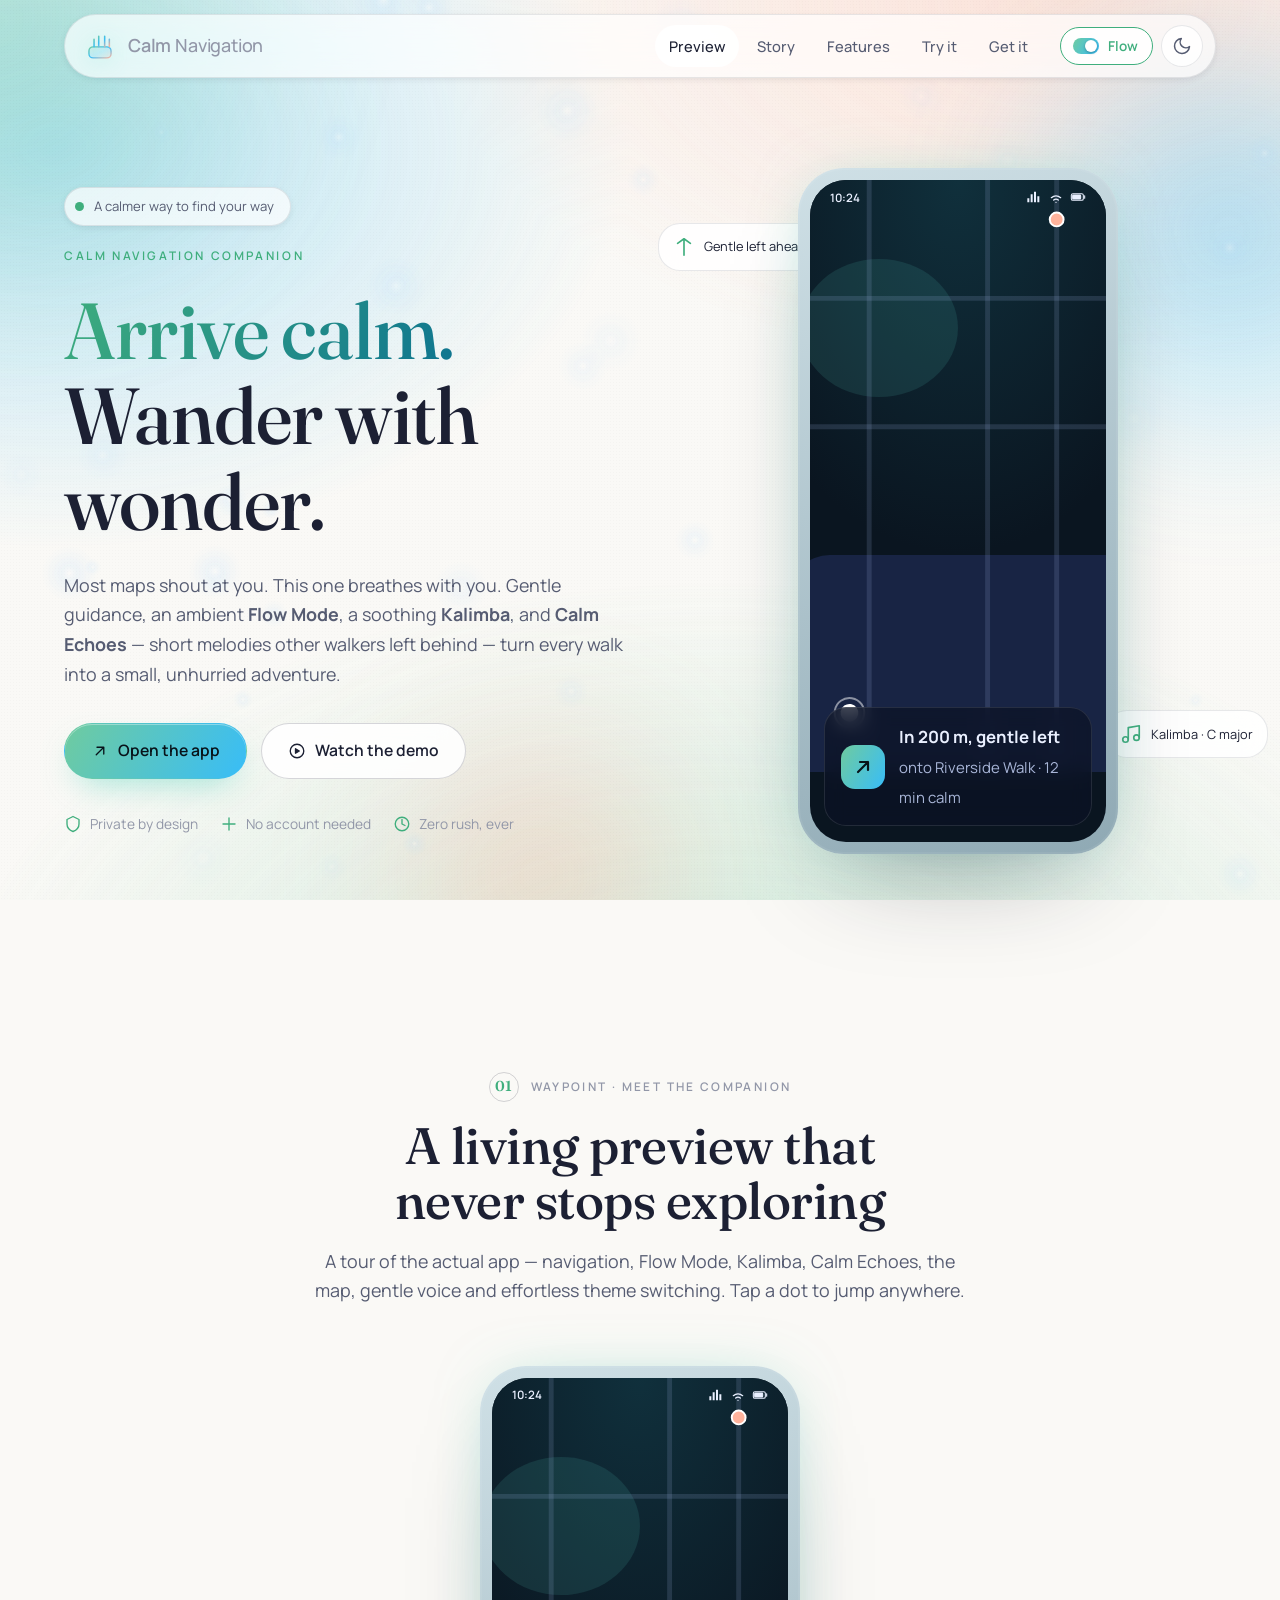
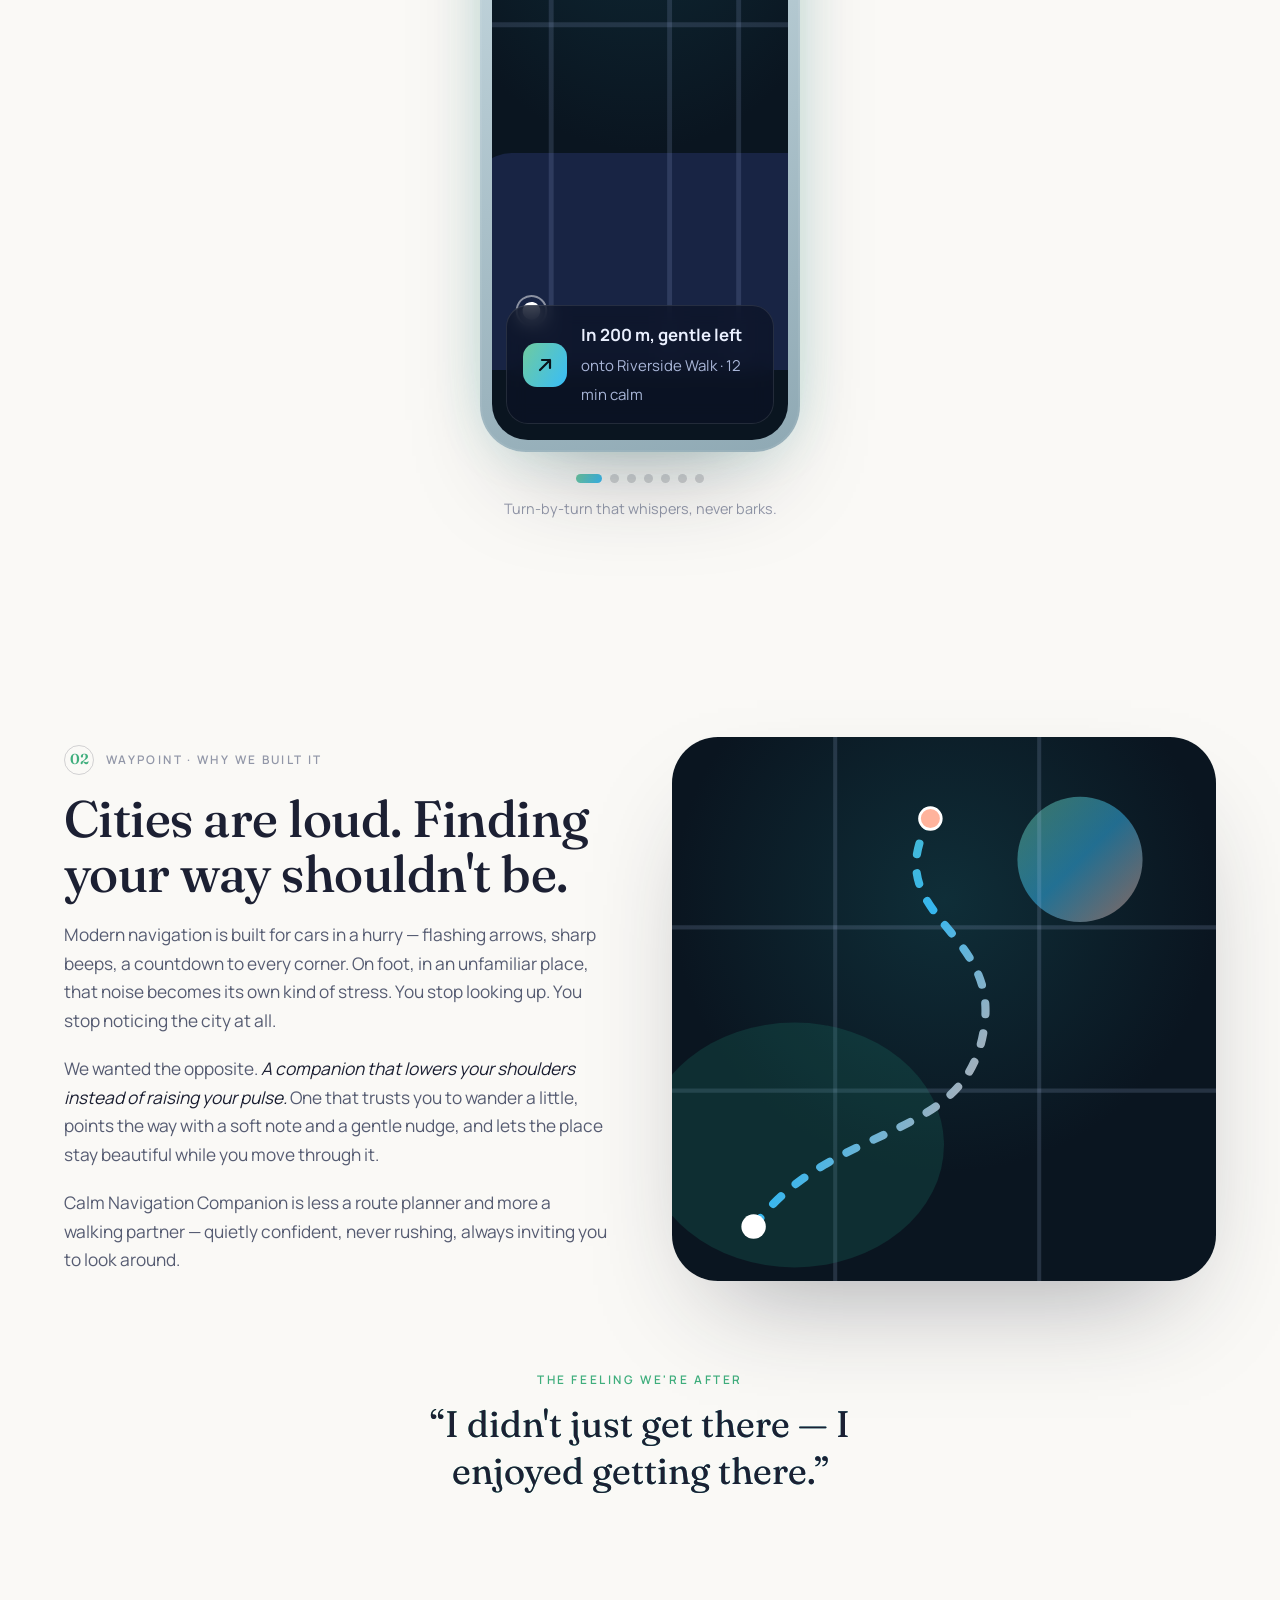
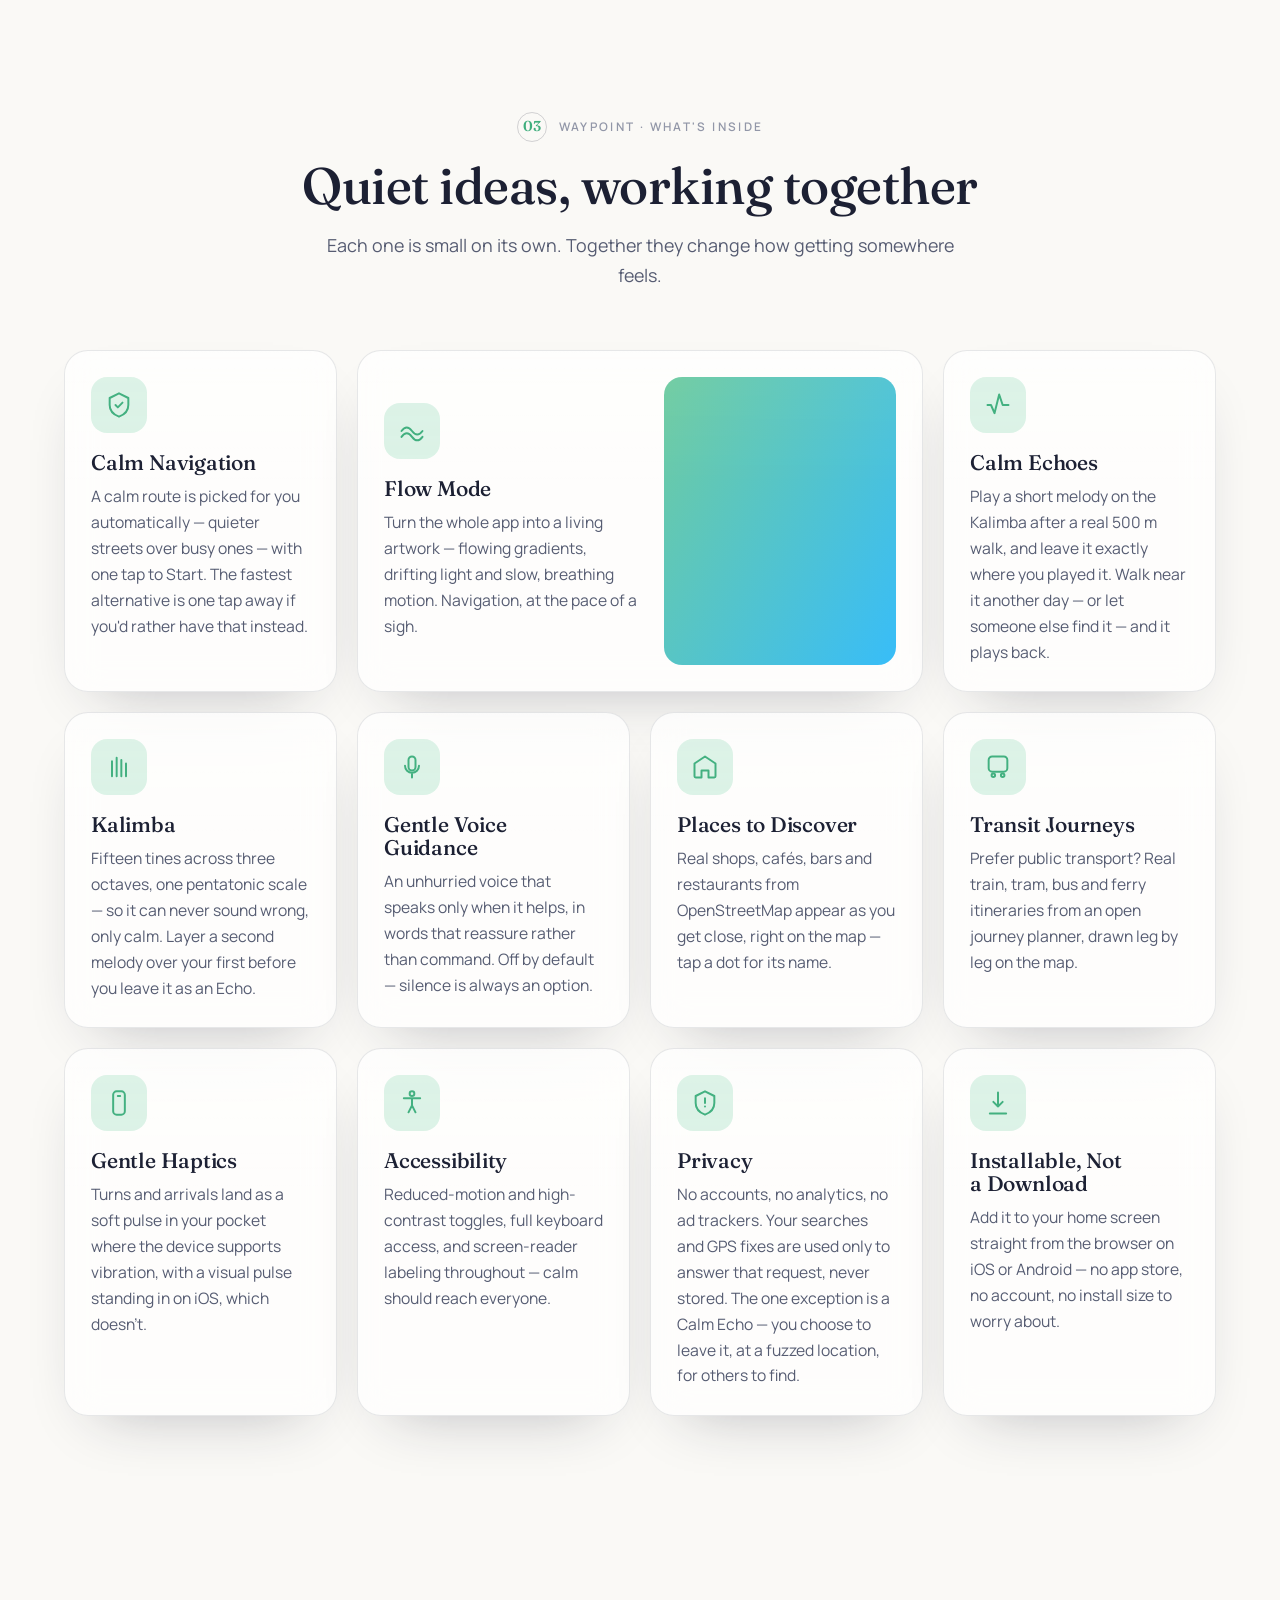
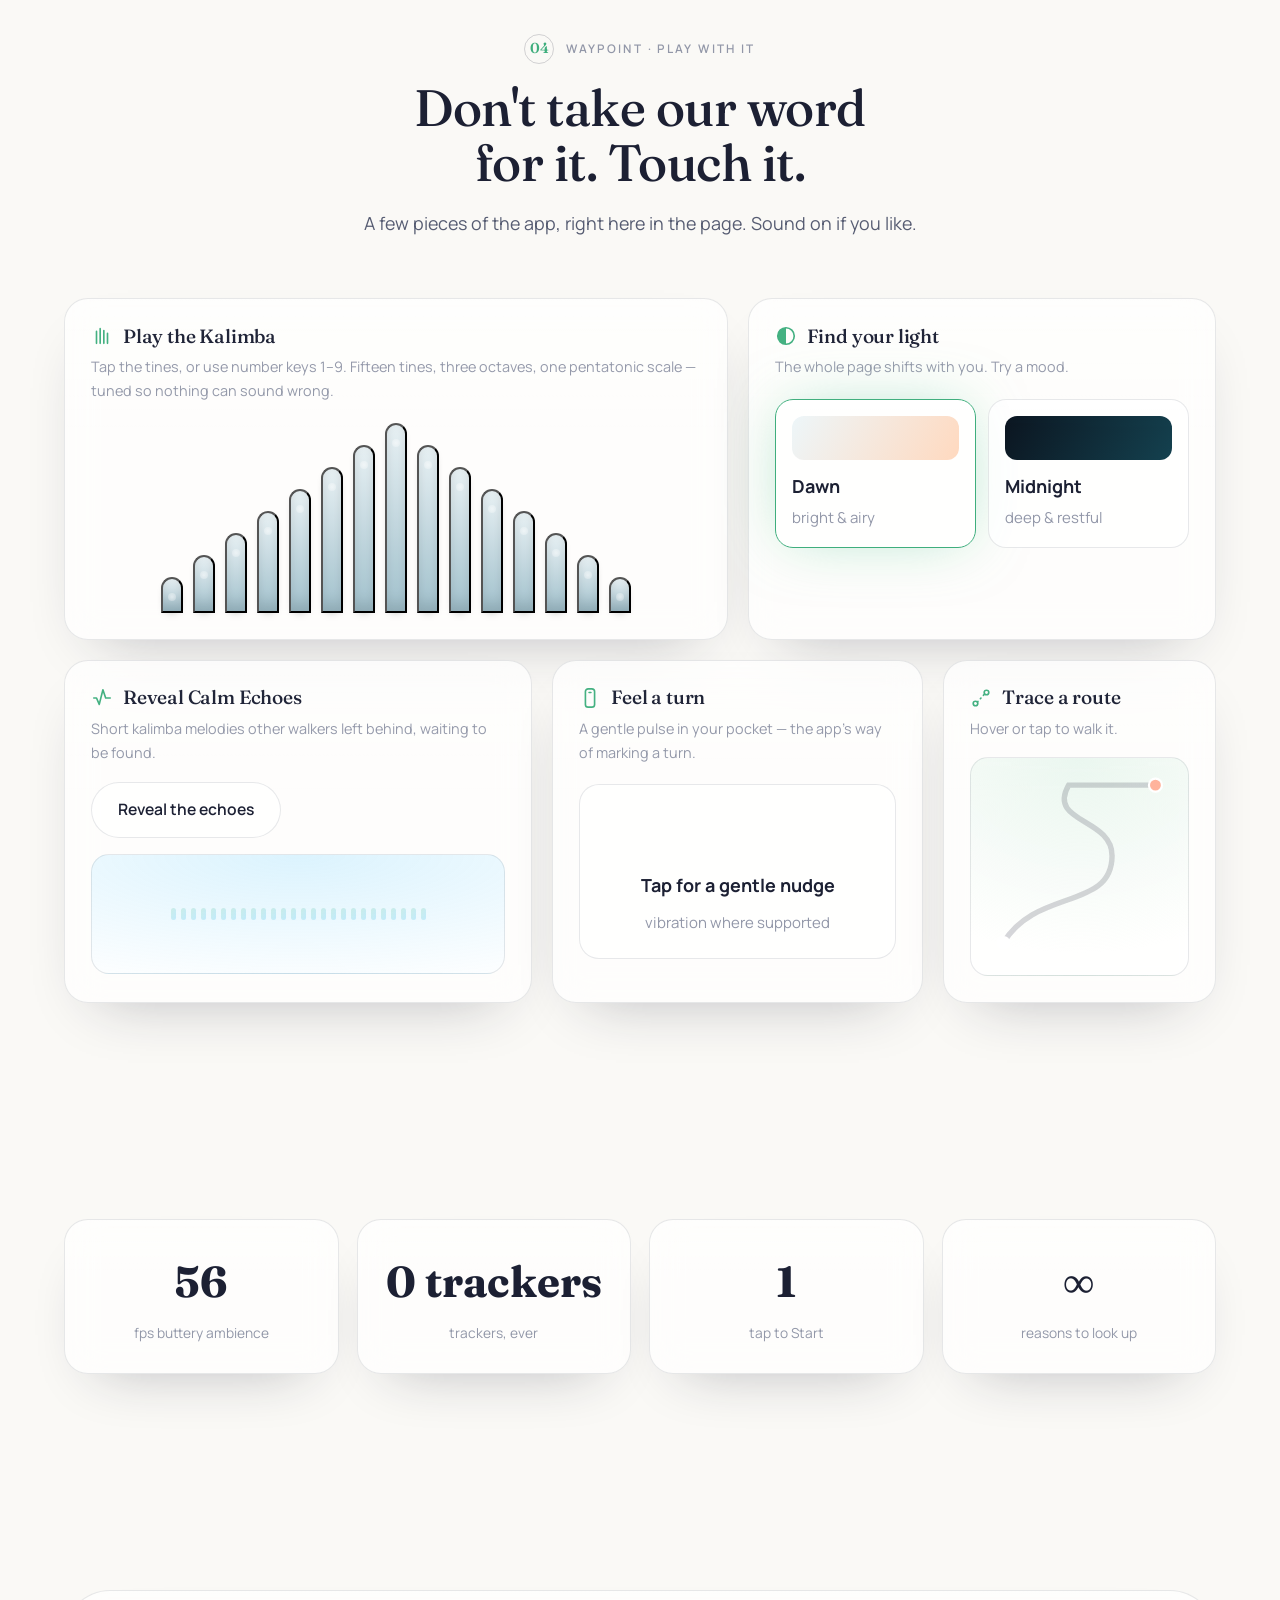
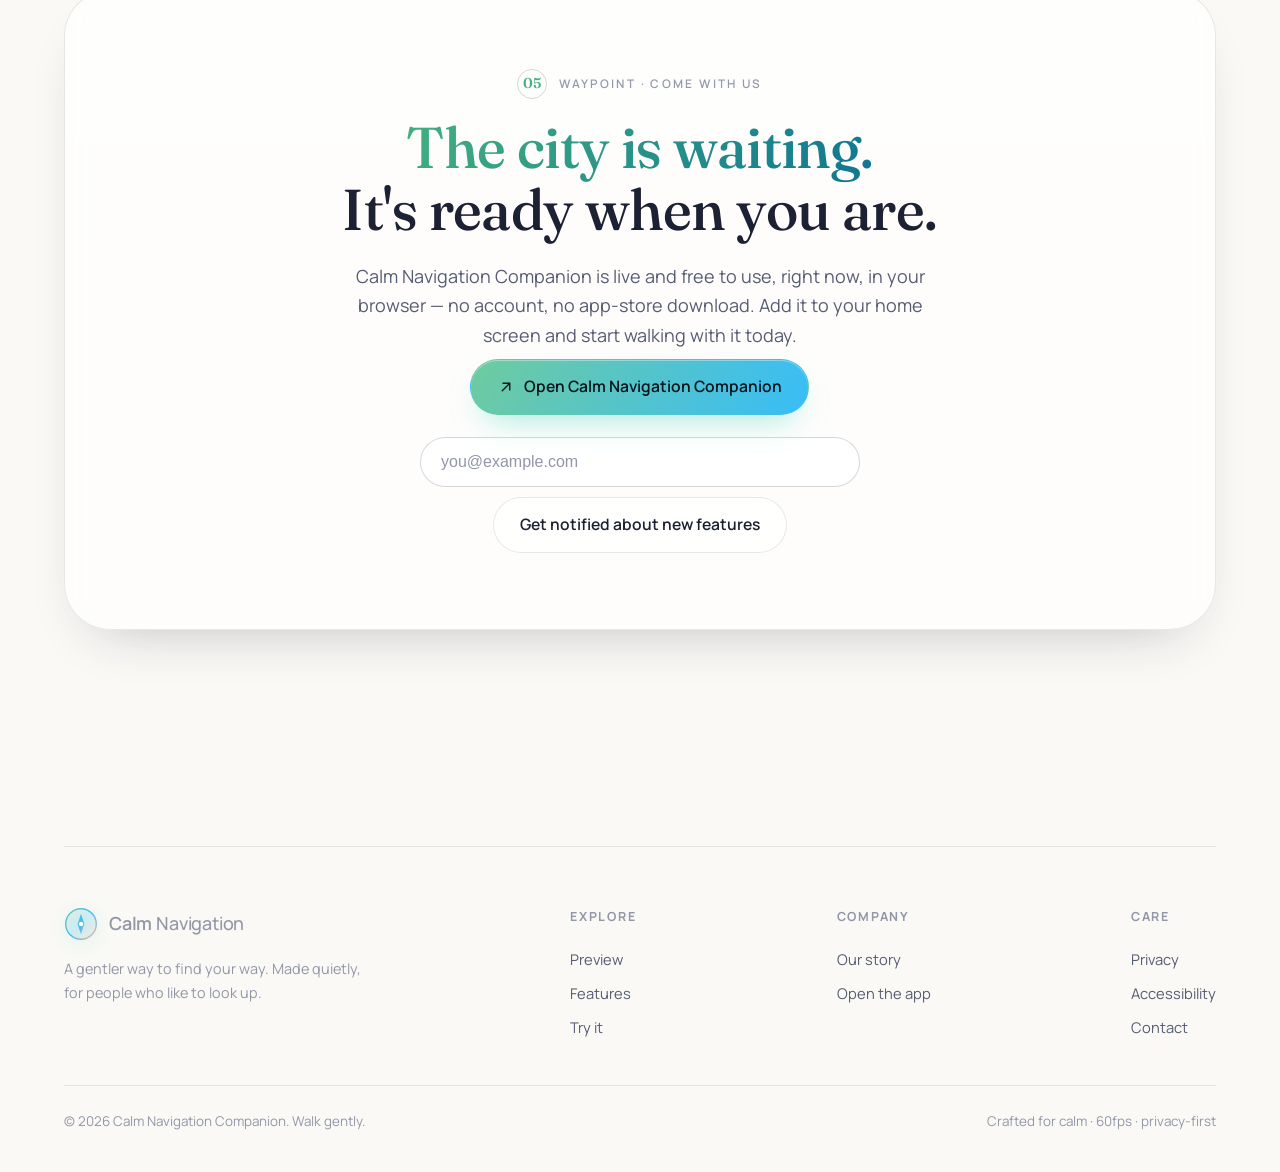
<file: index.html>
<!doctype html>
<html lang="en" data-theme="">
<head>
<meta charset="utf-8" />
<meta name="viewport" content="width=device-width, initial-scale=1, viewport-fit=cover" />
<title>Calm Navigation Companion — Find your way, gently</title>

<!-- Primary meta -->
<meta name="description" content="Calm Navigation Companion is a live, free walking-navigation web app: calm routing, Flow Mode ambience, Calm Echoes left by real walkers, a soothing Kalimba, soft voice guidance, and real transit and places data — no account, install it straight from your browser." />
<meta name="theme-color" content="#12141F" media="(prefers-color-scheme: dark)" />
<meta name="theme-color" content="#FAF9F6" media="(prefers-color-scheme: light)" />
<meta name="color-scheme" content="light dark" />
<meta name="author" content="Calm Navigation Companion" />
<meta name="keywords" content="calm navigation, walking companion, flow mode, mindful maps, ambient navigation, kalimba, calm echoes, transit directions, private navigation, gentle haptics" />
<link rel="canonical" href="https://antoniotakor-tech.github.io/study/" />

<!-- Open Graph -->
<meta property="og:type" content="website" />
<meta property="og:site_name" content="Calm Navigation Companion" />
<meta property="og:title" content="Calm Navigation Companion — Find your way, gently" />
<meta property="og:description" content="A live, free walking-navigation web app. Flow Mode, Calm Echoes, Kalimba, soft voice guidance, and real transit & places data — no account needed." />
<meta property="og:url" content="https://antoniotakor-tech.github.io/study/" />
<meta property="og:image" content="https://antoniotakor-tech.github.io/study/assets/og-image.png" />
<meta property="og:image:width" content="1200" />
<meta property="og:image:height" content="630" />
<meta property="og:image:alt" content="Calm Navigation Companion — an aurora-lit map with a gently glowing route." />

<!-- Twitter -->
<meta name="twitter:card" content="summary_large_image" />
<meta name="twitter:title" content="Calm Navigation Companion — Find your way, gently" />
<meta name="twitter:description" content="A live, free walking-navigation web app. Flow Mode, Calm Echoes, Kalimba, soft voice guidance, and real transit & places data — no account needed." />
<meta name="twitter:image" content="https://antoniotakor-tech.github.io/study/assets/og-image.png" />

<!-- Icons / PWA -->
<link rel="preconnect" href="https://fonts.googleapis.com">
<link rel="preconnect" href="https://fonts.gstatic.com" crossorigin>
<link href="https://fonts.googleapis.com/css2?family=Fraunces:opsz,wght@9..144,400;9..144,500;9..144,600&family=Manrope:wght@400;500;600;700;800&display=swap" rel="stylesheet">
<!-- Same type pairing as the live app (calm-navigation-companion.pages.dev): Fraunces for display moments, Inter for everything else. -->
<link rel="icon" href="assets/favicon.svg" type="image/svg+xml" />
<link rel="apple-touch-icon" href="assets/icon-192.png" />
<link rel="manifest" href="site.webmanifest" />

<!-- Structured data -->
<script type="application/ld+json">
{
  "@context": "https://schema.org",
  "@type": "SoftwareApplication",
  "name": "Calm Navigation Companion",
  "applicationCategory": "TravelApplication",
  "operatingSystem": "Web",
  "description": "A live, free walking-navigation web app with Flow Mode ambience, Calm Echoes left by real walkers, a soothing Kalimba, gentle voice guidance, and real transit and places data. Installable straight from the browser, no account required.",
  "offers": { "@type": "Offer", "price": "0", "priceCurrency": "USD" },
  "featureList": [
    "Calm Navigation", "Flow Mode", "Calm Echoes", "Kalimba", "Gentle Voice Guidance",
    "Gentle Haptics", "Transit Journeys", "Places to Discover", "Accessibility", "Privacy"
  ]
}
</script>

<style>
/* =====================================================================
   Calm Navigation Companion — Landing
   Design tokens → base → components → ambient/flow → sections → responsive
   Palette: twilight-aurora. Type: humanist serif display + system sans.
   ===================================================================== */

/* ---------- Tokens ---------- */
:root{
  color-scheme: light dark;

  /* Ground & surfaces — ported 2026-08-02 directly from the live app's own
     design tokens (calm-navigation-companion/style.css) so this page reads
     as the same product, not a generic tech-marketing look-alike. Same
     variable NAMES as before (--teal/--peri/--dawn etc.) so every rule
     below still works unchanged — only the values moved. */
  --bg:        #FAF9F6;
  --bg-2:      #F2F0EA;
  --bg-3:      #EDEAE1;
  --surface:         color-mix(in srgb, #FFFFFF 70%, transparent);
  --surface-strong:  color-mix(in srgb, #FFFFFF 88%, transparent);
  --surface-solid:   #FFFFFF;
  --border:    rgba(28,32,51,.10);
  --border-strong: rgba(28,32,51,.18);

  /* Ink */
  --ink:       #1C2033;
  --ink-soft:  #565C72;
  --ink-faint: #9297A8;

  /* App accents (calm green / lavender-sky / warm coral — same trio as the
     app's --calm/--sky/--accent) */
  --teal:        #3FAE7D;
  --teal-bright: #6FCB9F;
  --peri:        #0E7490;
  --peri-bright: #38BDF8;
  --dawn:        #FF8A65;
  --dawn-bright: #FFB39C;

  /* Same gradient formula and stop positions as the app's --gradient-accent */
  --aurora: linear-gradient(120deg, var(--teal-bright) 0%, var(--peri-bright) 100%);
  --aurora-ink: linear-gradient(120deg, var(--teal) 0%, var(--peri) 100%);

  /* Radii — the app only ever uses clean rounded rects/pills, never organic
     blobs, so --r-blob resolves to a normal large radius, not a blob shape. */
  --r-xs: 12px;
  --r-sm: 18px;
  --r-md: 24px;
  --r-lg: 34px;
  --r-xl: 46px;
  --r-blob: 46px;

  /* Shadows (soft, ink-tinted like the app's, not blue-tinted) */
  --shadow-sm: 0 2px 10px -4px rgba(28,32,51,.22);
  --shadow:    0 26px 60px -34px rgba(28,32,51,.32);
  --shadow-lg: 0 50px 110px -46px rgba(28,32,51,.40);
  --glow-teal: 0 0 60px -12px rgba(111,203,159,.55);

  /* Type */
  --font-display: "Fraunces", Georgia, "Iowan Old Style", serif;
  --font-sans: "Manrope", "Segoe UI", Roboto, Helvetica, Arial, sans-serif;

  /* Rhythm */
  --maxw: 1180px;
  --pad: clamp(20px, 5vw, 64px);
  --section-y: clamp(72px, 12vh, 150px);

  --ease: cubic-bezier(.22,.61,.36,1);
  --ease-soft: cubic-bezier(.4,0,.2,1);
}

/* Dark tokens — applied on OS dark (unless user forced light) and on forced dark */
@media (prefers-color-scheme: dark){
  :root:not([data-theme="light"]){
    --bg:        #12141F;
    --bg-2:      #1A1D2B;
    --bg-3:      #232637;
    --surface:         color-mix(in srgb, #1A1D2B 78%, transparent);
    --surface-strong:  color-mix(in srgb, #1A1D2B 92%, transparent);
    --surface-solid:   #1A1D2B;
    --border:    rgba(241,240,245,.10);
    --border-strong: rgba(241,240,245,.18);
    --ink:       #F1F0F5;
    --ink-soft:  #B4B8CC;
    --ink-faint: #767C93;
    --teal:        #4ECB9A;
    --peri:        #9CA3F5;
    --dawn:        #FF9270;
    --aurora-ink: linear-gradient(120deg, var(--teal-bright) 0%, var(--peri-bright) 100%);
    --shadow-sm: 0 2px 10px -4px rgba(0,0,0,.5);
    --shadow:    0 26px 60px -30px rgba(0,0,0,.65);
    --shadow-lg: 0 50px 120px -46px rgba(0,0,0,.75);
  }
}
:root[data-theme="dark"]{
  --bg:        #12141F;
  --bg-2:      #1A1D2B;
  --bg-3:      #232637;
  --surface:         color-mix(in srgb, #1A1D2B 78%, transparent);
  --surface-strong:  color-mix(in srgb, #1A1D2B 92%, transparent);
  --surface-solid:   #1A1D2B;
  --border:    rgba(241,240,245,.10);
  --border-strong: rgba(241,240,245,.18);
  --ink:       #F1F0F5;
  --ink-soft:  #B4B8CC;
  --ink-faint: #767C93;
  --teal:        #4ECB9A;
  --peri:        #9CA3F5;
  --dawn:        #FF9270;
  --aurora-ink: linear-gradient(120deg, var(--teal-bright) 0%, var(--peri-bright) 100%);
  --shadow-sm: 0 2px 10px -4px rgba(0,0,0,.5);
  --shadow:    0 26px 60px -30px rgba(0,0,0,.65);
  --shadow-lg: 0 50px 120px -46px rgba(0,0,0,.75);
}

/* ---------- Reset / base ---------- */
*,*::before,*::after{ box-sizing:border-box; }
html{ -webkit-text-size-adjust:100%; scroll-behavior:smooth; scroll-padding-top:96px; }
@media (prefers-reduced-motion: reduce){ html{ scroll-behavior:auto; } }
body{
  margin:0;
  font-family:var(--font-sans);
  color:var(--ink);
  background:var(--bg);
  line-height:1.65;
  font-size:clamp(16px,1.05vw + 12px,18px);
  -webkit-font-smoothing:antialiased;
  text-rendering:optimizeLegibility;
  overflow-x:hidden;
  transition:background-color .6s var(--ease-soft), color .6s var(--ease-soft);
}
img,svg{ max-width:100%; display:block; }
button{ font:inherit; color:inherit; }
a{ color:var(--teal); text-decoration:none; }
h1,h2,h3{ font-family:var(--font-display); font-weight:500; line-height:1.08; letter-spacing:-.01em; text-wrap:balance; margin:0; }
p{ margin:0; }
:focus-visible{ outline:2.5px solid var(--peri); outline-offset:3px; border-radius:6px; }

.sr-only{ position:absolute; width:1px; height:1px; padding:0; margin:-1px; overflow:hidden; clip:rect(0 0 0 0); white-space:nowrap; border:0; }
.skip-link{
  position:fixed; top:10px; left:10px; z-index:200;
  background:var(--surface-solid); color:var(--ink);
  padding:10px 16px; border-radius:12px; box-shadow:var(--shadow);
  transform:translateY(-160%); transition:transform .3s var(--ease);
}
.skip-link:focus{ transform:none; }

/* ---------- Layout helpers ---------- */
.wrap{ width:min(100% - var(--pad)*2, var(--maxw)); margin-inline:auto; }
.eyebrow{
  display:inline-flex; align-items:center; gap:.6em;
  font-size:.74rem; font-weight:600; letter-spacing:.22em; text-transform:uppercase;
  color:var(--teal);
}
.eyebrow::before{ content:""; width:26px; height:1.5px; background:currentColor; opacity:.7; border-radius:2px; }
.eyebrow.center::before{ display:none; }
.gradient-text{
  background:var(--aurora-ink); -webkit-background-clip:text; background-clip:text; color:transparent;
}
.lead{ color:var(--ink-soft); font-size:1.12rem; max-width:60ch; }

/* ---------- Glass component ---------- */
.glass{
  background:var(--surface);
  border:1px solid var(--border);
  border-radius:var(--r-lg);
  box-shadow:var(--shadow);
  backdrop-filter:blur(18px) saturate(1.4);
  -webkit-backdrop-filter:blur(18px) saturate(1.4);
  position:relative;
}
.glass::after{ /* subtle top highlight */
  content:""; position:absolute; inset:0; border-radius:inherit; pointer-events:none;
  background:linear-gradient(180deg, rgba(255,255,255,.16), rgba(255,255,255,0) 40%);
  opacity:.7; mix-blend-mode:soft-light;
}

/* ---------- Buttons ---------- */
.btn{
  --by:14px;
  display:inline-flex; align-items:center; justify-content:center; gap:.6em;
  padding:var(--by) 26px; border-radius:999px; border:1px solid transparent;
  font-weight:600; font-size:.98rem; cursor:pointer; position:relative;
  transition:transform .3s var(--ease), box-shadow .3s var(--ease), background-color .3s, color .3s, border-color .3s;
  will-change:transform; -webkit-tap-highlight-color:transparent; overflow:hidden;
}
.btn:active{ transform:translateY(1px) scale(.985); }
.btn svg{ width:1.15em; height:1.15em; }
.btn-primary{
  color:#08131a; background:var(--aurora);
  box-shadow:0 14px 34px -14px rgba(95,214,192,.7), inset 0 1px 0 rgba(255,255,255,.35);
}
.btn-primary:hover{ transform:translateY(-3px); box-shadow:0 22px 46px -14px rgba(95,214,192,.85), inset 0 1px 0 rgba(255,255,255,.4); }
.btn-primary .shine{
  position:absolute; inset:0; background:linear-gradient(115deg,transparent 30%, rgba(255,255,255,.55) 50%, transparent 70%);
  transform:translateX(-120%); transition:transform .8s var(--ease);
}
.btn-primary:hover .shine{ transform:translateX(120%); }
.btn-ghost{
  background:var(--surface-strong); color:var(--ink); border-color:var(--border-strong);
  backdrop-filter:blur(14px); -webkit-backdrop-filter:blur(14px);
}
.btn-ghost:hover{ transform:translateY(-3px); box-shadow:var(--shadow); border-color:var(--teal); }
.btn-soft{ background:var(--surface); color:var(--ink); border-color:var(--border); }
.btn-soft:hover{ border-color:var(--teal); color:var(--teal); }

.chip{
  display:inline-flex; align-items:center; gap:.5em;
  padding:8px 14px; border-radius:999px; font-size:.82rem; font-weight:500;
  background:var(--surface); border:1px solid var(--border); color:var(--ink-soft);
}

/* =====================================================================
   Ambient / Flow Mode background
   ===================================================================== */
.ambient{ position:fixed; inset:0; z-index:-2; overflow:hidden; pointer-events:none; }
.ambient .sky{
  position:absolute; inset:-10%;
  background:
    radial-gradient(60% 50% at 78% 8%, color-mix(in oklab, var(--dawn-bright) 40%, transparent), transparent 70%),
    radial-gradient(55% 55% at 12% 22%, color-mix(in oklab, var(--peri-bright) 42%, transparent), transparent 68%),
    radial-gradient(70% 60% at 55% 105%, color-mix(in oklab, var(--teal-bright) 40%, transparent), transparent 72%);
  opacity:.55; filter:blur(6px);
  transition:opacity .8s var(--ease-soft);
}
.blob{
  position:absolute; border-radius:50%; filter:blur(60px); opacity:.5;
  mix-blend-mode:screen; will-change:transform;
}
:root[data-theme="light"] .blob, :root:not([data-theme="dark"]) .blob{ mix-blend-mode:normal; opacity:.42; }
.blob.b1{ width:44vmax; height:44vmax; left:-14vmax; top:-12vmax; background:radial-gradient(circle at 30% 30%, var(--teal-bright), transparent 62%); animation:drift1 34s var(--ease-soft) infinite; }
.blob.b2{ width:40vmax; height:40vmax; right:-12vmax; top:2vmax; background:radial-gradient(circle at 60% 40%, var(--peri-bright), transparent 62%); animation:drift2 42s var(--ease-soft) infinite; }
.blob.b3{ width:36vmax; height:36vmax; left:24vmax; bottom:-16vmax; background:radial-gradient(circle at 50% 50%, var(--dawn-bright), transparent 60%); animation:drift3 38s var(--ease-soft) infinite; }
#flow-canvas{ position:absolute; inset:0; width:100%; height:100%; opacity:0; transition:opacity 1.2s var(--ease-soft); }
.grain{ position:absolute; inset:0; opacity:.03; background-image:radial-gradient(rgba(0,0,0,.6) 1px, transparent 1px); background-size:3px 3px; }

/* Flow Mode ON — intensify */
body.flow .ambient .sky{ opacity:.8; }
body.flow .blob{ opacity:.62; }
body.flow #flow-canvas{ opacity:.9; }
body.flow .blob.b1{ animation-duration:24s; }
body.flow .blob.b2{ animation-duration:30s; }
body.flow .blob.b3{ animation-duration:27s; }

@keyframes drift1{ 0%,100%{ transform:translate3d(0,0,0) scale(1);} 50%{ transform:translate3d(8vmax,6vmax,0) scale(1.12);} }
@keyframes drift2{ 0%,100%{ transform:translate3d(0,0,0) scale(1.05);} 50%{ transform:translate3d(-7vmax,5vmax,0) scale(.94);} }
@keyframes drift3{ 0%,100%{ transform:translate3d(0,0,0) scale(1);} 50%{ transform:translate3d(-5vmax,-7vmax,0) scale(1.1);} }

/* Scroll progress — "distance travelled" */
.progress{ position:fixed; top:0; left:0; height:3px; width:100%; z-index:120; transform-origin:0 50%; transform:scaleX(0); background:var(--aurora); box-shadow:0 0 16px rgba(95,214,192,.7); }

/* =====================================================================
   Header / Nav
   ===================================================================== */
.header{ position:fixed; inset:0 0 auto 0; z-index:100; padding:14px var(--pad); transition:padding .4s var(--ease); }
.nav{
  display:flex; align-items:center; gap:18px;
  width:min(100% , var(--maxw)); margin-inline:auto;
  padding:10px 12px 10px 18px; border-radius:999px;
  background:var(--surface); border:1px solid var(--border);
  backdrop-filter:blur(16px) saturate(1.4); -webkit-backdrop-filter:blur(16px) saturate(1.4);
  box-shadow:var(--shadow-sm); transition:box-shadow .4s var(--ease), background-color .4s;
}
.header.scrolled .nav{ box-shadow:var(--shadow); }
.brand{ display:flex; align-items:center; gap:11px; font-weight:600; letter-spacing:-.01em; color:var(--ink); margin-right:auto; }
.brand .mark{ width:34px; height:34px; flex:0 0 auto; filter:drop-shadow(0 4px 10px rgba(95,214,192,.4)); }
.brand b{ font-weight:600; }
.brand span{ color:var(--ink-faint); font-weight:500; }
.nav-links{ display:flex; align-items:center; gap:4px; }
.nav-links a{ color:var(--ink-soft); font-size:.92rem; font-weight:500; padding:9px 14px; border-radius:999px; transition:color .25s, background-color .25s; }
.nav-links a:hover, .nav-links a.active{ color:var(--ink); background:var(--surface-strong); }
.nav-tools{ display:flex; align-items:center; gap:8px; }
.icon-btn{
  width:42px; height:42px; border-radius:999px; display:grid; place-items:center;
  background:var(--surface-strong); border:1px solid var(--border); cursor:pointer;
  transition:transform .3s var(--ease), border-color .3s, color .3s; color:var(--ink-soft);
}
.icon-btn:hover{ transform:translateY(-2px); color:var(--teal); border-color:var(--teal); }
.icon-btn svg{ width:20px; height:20px; }
.icon-btn .sun{ display:none; } :root[data-theme="dark"] .icon-btn .sun{ display:block; } :root[data-theme="dark"] .icon-btn .moon{ display:none; }
@media (prefers-color-scheme: dark){ :root:not([data-theme="light"]) .icon-btn .sun{ display:block; } :root:not([data-theme="light"]) .icon-btn .moon{ display:none; } }

/* Flow toggle pill */
.flow-toggle{ display:flex; align-items:center; gap:9px; padding:7px 14px 7px 12px; border-radius:999px; background:var(--surface-strong); border:1px solid var(--border); cursor:pointer; color:var(--ink-soft); font-size:.85rem; font-weight:600; transition:border-color .3s,color .3s; }
.flow-toggle:hover{ border-color:var(--teal); }
.flow-toggle .dot{ width:26px; height:16px; border-radius:999px; background:var(--border-strong); position:relative; transition:background .4s; flex:0 0 auto; }
.flow-toggle .dot::after{ content:""; position:absolute; top:2px; left:2px; width:12px; height:12px; border-radius:50%; background:#fff; transition:transform .4s var(--ease); box-shadow:0 1px 3px rgba(0,0,0,.3); }
body.flow .flow-toggle .dot{ background:var(--aurora); }
body.flow .flow-toggle .dot::after{ transform:translateX(10px); }
body.flow .flow-toggle{ color:var(--teal); border-color:var(--teal); }

.menu-btn{ display:none; }

/* =====================================================================
   Hero
   ===================================================================== */
.hero{ position:relative; padding:calc(var(--section-y) + 60px) 0 var(--section-y); }
.hero-grid{ display:grid; grid-template-columns:1.05fr .95fr; gap:clamp(30px,5vw,70px); align-items:center; }
.hero h1{ font-size:clamp(2.7rem, 6.2vw, 5rem); margin:22px 0 0; }
.hero h1 .soft{ color:var(--ink); }
.hero .lead{ margin-top:26px; font-size:clamp(1.05rem,1.4vw,1.22rem); }
.hero-cta{ display:flex; flex-wrap:wrap; gap:14px; margin-top:34px; }
.hero-meta{ display:flex; flex-wrap:wrap; gap:22px; margin-top:34px; color:var(--ink-faint); font-size:.86rem; }
.hero-meta div{ display:flex; align-items:center; gap:8px; }
.hero-meta svg{ width:18px; height:18px; color:var(--teal); }
.hero-badge{ display:inline-flex; align-items:center; gap:10px; padding:8px 16px 8px 10px; border-radius:999px; background:var(--surface); border:1px solid var(--border); font-size:.82rem; color:var(--ink-soft); box-shadow:var(--shadow-sm); }
.hero-badge .pulse{ width:9px; height:9px; border-radius:50%; background:var(--teal); box-shadow:0 0 0 0 rgba(95,214,192,.6); animation:pulse 2.4s var(--ease-soft) infinite; }
@keyframes pulse{ 0%{ box-shadow:0 0 0 0 rgba(95,214,192,.55);} 70%{ box-shadow:0 0 0 12px rgba(95,214,192,0);} 100%{ box-shadow:0 0 0 0 rgba(95,214,192,0);} }

/* =====================================================================
   Phone mockup (shared by hero + demo)
   ===================================================================== */
.phone-stage{ position:relative; display:grid; place-items:center; }
.phone-float{ animation:floaty 7s var(--ease-soft) infinite; }
@keyframes floaty{ 0%,100%{ transform:translateY(0) rotate(-.4deg);} 50%{ transform:translateY(-16px) rotate(.4deg);} }
.phone{
  position:relative; width:clamp(248px, 30vw, 320px); aspect-ratio:9/19.3;
  border-radius:46px; padding:12px;
  background:linear-gradient(160deg,#1E3A46,#0B1520);
  box-shadow:var(--shadow-lg), 0 0 0 2px rgba(255,255,255,.06) inset, 0 0 60px -20px rgba(95,214,192,.5);
}
:root[data-theme="light"] .phone{ background:linear-gradient(160deg,#CFE0E6,#8FA9B4); }
@media (prefers-color-scheme: light){ :root:not([data-theme="dark"]) .phone{ background:linear-gradient(160deg,#CFE0E6,#8FA9B4); } }
.phone .screen{
  position:relative; width:100%; height:100%; border-radius:36px; overflow:hidden;
  background:#0A1520; color:#eaf0ff; isolation:isolate;
}
/* No notch/Dynamic-Island shape — that's a specific, recognizable Apple
   device signifier; a plain rounded screen keeps this a generic phone
   frame for the demo, not an iPhone render. */
.status{ position:absolute; top:0; left:0; right:0; height:34px; display:flex; align-items:center; justify-content:space-between; padding:0 20px; font-size:.72rem; font-weight:600; color:#eaf0ff; z-index:7; }
.status .r{ display:flex; gap:6px; align-items:center; }
.status svg{ width:16px; height:16px; }

/* screens stack */
.screens{ position:absolute; inset:0; }
.screen-view{ position:absolute; inset:0; opacity:0; transform:scale(1.04); transition:opacity .8s var(--ease), transform .8s var(--ease); pointer-events:none; padding-top:34px; }
.screen-view.active{ opacity:1; transform:none; pointer-events:auto; }
.screen-bg{ position:absolute; inset:0; z-index:-1; }
.screen-title{ font-family:var(--font-display); font-size:1.3rem; padding:6px 18px 0; }
.screen-sub{ font-size:.78rem; color:#a9b6d8; padding:2px 18px 0; }

/* screen: map/navigation */
.mini-map{ position:absolute; inset:0; background:
  radial-gradient(120% 90% at 50% 0%, #10303C, #0A1520 70%);
}
.mini-map .roads path{ fill:none; stroke:rgba(160,180,230,.16); stroke-width:5; stroke-linecap:round; }
.mini-map .park{ fill:rgba(95,214,192,.12); }
.mini-map .water{ fill:rgba(91,104,230,.18); }
.route-line{ fill:none; stroke:url(#rg); stroke-width:6; stroke-linecap:round; filter:drop-shadow(0 0 6px rgba(95,214,192,.7)); stroke-dasharray:520; stroke-dashoffset:520; animation:draw 6s var(--ease) infinite; }
@keyframes draw{ 0%{ stroke-dashoffset:520;} 55%{ stroke-dashoffset:0;} 100%{ stroke-dashoffset:0;} }
.pin{ animation:pin 6s var(--ease) infinite; }
@keyframes pin{ 0%{ offset-distance:0%;} 55%{ offset-distance:100%;} 100%{ offset-distance:100%; } }
.nav-card{ position:absolute; left:14px; right:14px; bottom:16px; padding:14px 16px; border-radius:22px; background:rgba(12,18,36,.72); border:1px solid rgba(255,255,255,.1); backdrop-filter:blur(10px); display:flex; align-items:center; gap:14px; }
.nav-card .arrow{ width:44px; height:44px; border-radius:14px; background:var(--aurora); display:grid; place-items:center; color:#08131a; flex:0 0 auto; }
.nav-card .arrow svg{ width:24px; height:24px; }
.nav-card b{ font-size:1.05rem; } .nav-card small{ color:#a9b6d8; }

/* screen: flow mode */
.flow-orb{ position:absolute; top:50%; left:50%; width:150px; height:150px; transform:translate(-50%,-50%); border-radius:50%; background:var(--aurora); filter:blur(4px); animation:breathe 5.5s var(--ease-soft) infinite; box-shadow:0 0 80px -6px rgba(95,214,192,.7); }
@keyframes breathe{ 0%,100%{ transform:translate(-50%,-50%) scale(.86); opacity:.85;} 50%{ transform:translate(-50%,-50%) scale(1.06); opacity:1;} }
.flow-ring{ position:absolute; top:50%; left:50%; border-radius:50%; border:1px solid rgba(255,255,255,.25); transform:translate(-50%,-50%); }

/* screen: kalimba */
.kal{ position:absolute; inset:34px 0 0; display:flex; align-items:flex-end; justify-content:center; gap:9px; padding:0 24px 60px; }
.kal .tine{ width:11px; border-radius:999px 999px 4px 4px; background:linear-gradient(180deg,#E6F4F8,#8CB3C2); box-shadow:inset 0 -6px 10px rgba(0,0,0,.15); transform-origin:bottom; }
.kal .tine.plot{ animation:pluck 3s var(--ease) infinite; }

@keyframes pluck{ 0%,100%{ transform:scaleY(1);} 6%{ transform:scaleY(1.05);} }

/* screen: calm echoes */
.echoes{ position:absolute; inset:34px 0 0; padding:16px 18px; }
.wave{ display:flex; align-items:center; gap:4px; height:70px; margin-top:14px; }
.wave i{ flex:1; background:var(--aurora); border-radius:999px; opacity:.85; animation:eq 1.6s var(--ease-soft) infinite; }
@keyframes eq{ 0%,100%{ transform:scaleY(.35);} 50%{ transform:scaleY(1);} }
.echo-chip{ display:inline-block; margin:6px 6px 0 0; padding:7px 12px; border-radius:999px; font-size:.72rem; background:rgba(255,255,255,.08); border:1px solid rgba(255,255,255,.12); color:#cdd8f5; }

/* screen: voice */
.voice-bubble{ position:absolute; left:16px; right:16px; bottom:80px; padding:14px 16px; border-radius:20px 20px 20px 6px; background:rgba(255,255,255,.08); border:1px solid rgba(255,255,255,.12); font-size:.9rem; }
.voice-orb{ position:absolute; left:50%; top:44%; transform:translate(-50%,-50%); width:96px; height:96px; border-radius:50%; background:radial-gradient(circle at 40% 35%, var(--peri-bright), var(--peri)); box-shadow:0 0 60px -8px var(--peri); }
.voice-orb i{ position:absolute; inset:0; border-radius:50%; border:2px solid var(--peri-bright); animation:ripple 2.6s var(--ease-soft) infinite; }
@keyframes ripple{ 0%{ transform:scale(.6); opacity:.9;} 100%{ transform:scale(1.9); opacity:0;} }

/* screen: theme */
.theme-demo{ position:absolute; inset:34px 0 0; display:grid; place-items:center; gap:16px; grid-auto-rows:min-content; padding-top:30px; }
.theme-card{ width:70%; height:70px; border-radius:18px; box-shadow:var(--shadow-sm); }

/* phone chapter dots */
.phone-dots{ display:flex; gap:8px; justify-content:center; margin-top:22px; }
.phone-dots button{ width:9px; height:9px; border-radius:50%; border:0; background:var(--border-strong); cursor:pointer; padding:0; transition:transform .3s, background .3s, width .3s; }
.phone-dots button[aria-current="true"]{ width:26px; border-radius:999px; background:var(--aurora); }
.phone-caption{ text-align:center; margin-top:14px; color:var(--ink-faint); font-size:.9rem; min-height:1.4em; }

/* floating accents around hero phone */
.orbit{ position:absolute; border-radius:22px; padding:12px 14px; background:var(--surface-strong); border:1px solid var(--border); box-shadow:var(--shadow); font-size:.8rem; display:flex; align-items:center; gap:9px; backdrop-filter:blur(14px); -webkit-backdrop-filter:blur(14px); animation:floaty 8s var(--ease-soft) infinite; }
.orbit svg{ width:22px; height:22px; color:var(--teal); }
.orbit.a{ top:8%; left:-8%; animation-delay:-1s; }
.orbit.b{ bottom:14%; right:-10%; animation-delay:-3s; }

/* =====================================================================
   Section scaffolding + reveals + waypoints
   ===================================================================== */
section{ position:relative; }
.section{ padding:var(--section-y) 0; }
.section-head{ max-width:64ch; margin-bottom:clamp(36px,5vw,60px); }
.section-head.center{ margin-inline:auto; text-align:center; }
.section-head h2{ font-size:clamp(2rem,4.2vw,3.2rem); margin-top:16px; }
.section-head p{ margin-top:18px; }

.waypoint{ display:inline-flex; align-items:center; gap:12px; font-size:.74rem; letter-spacing:.2em; text-transform:uppercase; color:var(--ink-faint); font-weight:600; }
.waypoint .num{ display:grid; place-items:center; width:30px; height:30px; border-radius:50%; border:1.5px solid var(--border-strong); color:var(--teal); font-family:var(--font-display); font-size:.9rem; letter-spacing:0; }

/* reveal */
.reveal{ opacity:0; transform:translateY(30px); filter:blur(6px); transition:opacity .9s var(--ease), transform .9s var(--ease), filter .9s var(--ease); }
.reveal.in{ opacity:1; transform:none; filter:none; }
.reveal.d1{ transition-delay:.08s; } .reveal.d2{ transition-delay:.16s; } .reveal.d3{ transition-delay:.24s; } .reveal.d4{ transition-delay:.32s; }
.reveal.scale{ transform:translateY(30px) scale(.96); } .reveal.scale.in{ transform:none; }

/* =====================================================================
   Story
   ===================================================================== */
.story-grid{ display:grid; grid-template-columns:1fr 1fr; gap:clamp(30px,5vw,64px); align-items:center; }
.story-copy p{ color:var(--ink-soft); margin-top:20px; font-size:1.08rem; }
.story-copy p .em{ color:var(--ink); font-style:italic; }
.story-art{ position:relative; aspect-ratio:1; border-radius:var(--r-xl); overflow:hidden; box-shadow:var(--shadow-lg); }
.story-art svg{ width:100%; height:100%; }

.pull{ font-family:var(--font-display); font-size:clamp(1.5rem,3vw,2.3rem); line-height:1.28; color:var(--ink); max-width:22ch; }

/* =====================================================================
   Features
   ===================================================================== */
.feature-grid{ display:grid; grid-template-columns:repeat(auto-fit,minmax(260px,1fr)); gap:20px; }
.feature{ padding:26px; border-radius:var(--r-md); overflow:hidden; transition:transform .5s var(--ease), box-shadow .5s var(--ease); }
.feature:hover{ transform:translateY(-6px); box-shadow:var(--shadow-lg); }
.feature .ficon{ width:56px; height:56px; border-radius:16px; display:grid; place-items:center; margin-bottom:18px; background:color-mix(in oklab, var(--teal-bright) 24%, transparent); color:var(--teal); position:relative; }
.feature .ficon svg{ width:28px; height:28px; }
.feature h3{ font-size:1.32rem; }
.feature p{ color:var(--ink-soft); margin-top:10px; font-size:.98rem; }
.feature.wide{ grid-column:span 2; display:grid; grid-template-columns:1.1fr 1fr; gap:24px; align-items:center; }
.feature .art{ align-self:stretch; border-radius:var(--r-sm); min-height:150px; position:relative; overflow:hidden; }
@media (max-width:720px){ .feature.wide{ grid-column:auto; grid-template-columns:1fr; } }

/* =====================================================================
   Interactive playground
   ===================================================================== */
.play{ display:grid; grid-template-columns:repeat(12,1fr); gap:20px; }
.panel{ padding:26px; border-radius:var(--r-md); }
.panel h3{ font-size:1.2rem; display:flex; align-items:center; gap:10px; }
.panel h3 svg{ width:22px; height:22px; color:var(--teal); }
.panel p.hint{ color:var(--ink-faint); font-size:.9rem; margin-top:8px; }
.p-kalimba{ grid-column:span 7; } .p-theme{ grid-column:span 5; }
.p-echoes{ grid-column:span 5; } .p-haptic{ grid-column:span 4; } .p-route{ grid-column:span 3; }
@media (max-width:900px){ .play > *{ grid-column:1 / -1 !important; } }

/* kalimba playable */
.kalimba{ display:flex; align-items:flex-end; justify-content:center; gap:10px; height:190px; margin-top:20px; }
.kalimba .tine{ width:22px; border-radius:999px 999px 6px 6px; background:linear-gradient(180deg,#EDF6F9,#A6C6D2); cursor:pointer; position:relative; box-shadow:inset 0 -8px 14px rgba(0,0,0,.14),0 4px 10px -6px rgba(0,0,0,.4); transition:transform .12s var(--ease); }
:root[data-theme="dark"] .kalimba .tine{ background:linear-gradient(180deg,#cfd8ff,#7482b8); }
.kalimba .tine:hover{ transform:translateY(-4px); }
.kalimba .tine.ring{ animation:tineRing .5s var(--ease); }
@keyframes tineRing{ 0%{ transform:translateY(6px) scaleY(1.02);} 100%{ transform:translateY(0) scaleY(1);} }
.kalimba .tine::after{ content:""; position:absolute; top:14px; left:50%; transform:translateX(-50%); width:8px; height:8px; border-radius:50%; background:radial-gradient(circle,#fff,rgba(255,255,255,.3)); opacity:.55; }
.kal-note{ position:absolute; left:50%; top:0; transform:translate(-50%,0); font-size:.7rem; color:var(--teal); opacity:0; }

/* theme playground */
.theme-toggle-big{ margin-top:20px; display:flex; gap:12px; }
.theme-opt{ flex:1; border-radius:18px; padding:16px; border:1.5px solid var(--border); cursor:pointer; text-align:left; background:var(--surface); transition:border-color .3s, transform .3s; }
.theme-opt:hover{ transform:translateY(-3px); }
.theme-opt[aria-pressed="true"]{ border-color:var(--teal); box-shadow:var(--glow-teal); }
.theme-opt .swatch{ height:44px; border-radius:12px; margin-bottom:12px; }
.theme-opt small{ color:var(--ink-faint); }

/* echoes playground */
.echo-toggle{ margin-top:18px; }
.echo-canvas{ height:120px; border-radius:18px; margin-top:16px; background:radial-gradient(120% 120% at 50% 0%, color-mix(in oklab,var(--peri-bright) 18%, transparent), transparent), var(--surface); border:1px solid var(--border); position:relative; overflow:hidden; display:flex; align-items:center; justify-content:center; gap:5px; }
.echo-canvas i{ width:5px; height:12px; border-radius:999px; background:var(--aurora); opacity:.25; transition:height .4s var(--ease), opacity .4s; }
.echo-canvas.on i{ opacity:.95; animation:eq 1.7s var(--ease-soft) infinite; }

/* route playground */
.route-mini{ margin-top:16px; border-radius:18px; overflow:hidden; background:radial-gradient(120% 90% at 50% 0%, color-mix(in oklab,var(--teal-bright) 14%, transparent), var(--surface)); border:1px solid var(--border); aspect-ratio:1; position:relative; }
.route-mini svg{ position:absolute; inset:0; width:100%; height:100%; }
.route-mini .r-path{ fill:none; stroke:var(--border-strong); stroke-width:5; stroke-linecap:round; }
.route-mini .r-fill{ fill:none; stroke:url(#rg2); stroke-width:5; stroke-linecap:round; stroke-dasharray:1; stroke-dashoffset:1; filter:drop-shadow(0 0 6px rgba(95,214,192,.6)); }

/* haptic */
.haptic-btn{ margin-top:20px; width:100%; padding:22px; border-radius:20px; border:1px solid var(--border); background:var(--surface); cursor:pointer; display:flex; flex-direction:column; align-items:center; gap:10px; transition:transform .2s var(--ease), border-color .3s; color:var(--ink); }
.haptic-btn:hover{ border-color:var(--teal); }
.haptic-btn.buzz{ animation:buzz .4s linear; }
@keyframes buzz{ 0%,100%{ transform:translate(0,0);} 20%{ transform:translate(-2px,1px);} 40%{ transform:translate(2px,-1px);} 60%{ transform:translate(-1.5px,-1px);} 80%{ transform:translate(1.5px,1px);} }
.haptic-btn .ripset{ position:relative; width:54px; height:54px; }
.haptic-btn .ripset span{ position:absolute; inset:0; border-radius:50%; border:2px solid var(--teal); opacity:0; }
.haptic-btn.buzz .ripset span{ animation:ripple .6s var(--ease-soft); }
.haptic-btn.buzz .ripset span:nth-child(2){ animation-delay:.12s; }

/* =====================================================================
   Metrics / trust
   ===================================================================== */
.metrics{ display:grid; grid-template-columns:repeat(4,1fr); gap:18px; text-align:center; }
.metric{ padding:26px 18px; border-radius:var(--r-md); }
.metric b{ font-family:var(--font-display); font-size:clamp(1.9rem,3.4vw,2.7rem); display:block; color:var(--ink); }
.metric span{ color:var(--ink-faint); font-size:.86rem; }
@media (max-width:720px){ .metrics{ grid-template-columns:repeat(2,1fr); } }

/* =====================================================================
   Final CTA
   ===================================================================== */
.cta-final{ position:relative; }
.cta-card{ padding:clamp(36px,6vw,80px); border-radius:var(--r-xl); text-align:center; overflow:hidden; }
.cta-card h2{ font-size:clamp(2.2rem,5vw,3.6rem); }
.cta-card p{ margin:20px auto 0; max-width:52ch; color:var(--ink-soft); }
.signup{ display:flex; gap:10px; max-width:440px; margin:32px auto 0; flex-wrap:wrap; justify-content:center; }
.signup input{ flex:1 1 220px; min-width:0; padding:15px 20px; border-radius:999px; border:1px solid var(--border-strong); background:var(--surface-strong); color:var(--ink); font-size:1rem; }
.signup input::placeholder{ color:var(--ink-faint); }
.signup input:focus-visible{ outline:2.5px solid var(--peri); }
.signup-note{ margin-top:16px; font-size:.82rem; color:var(--ink-faint); }
.signup-success{ margin-top:22px; display:none; align-items:center; gap:10px; justify-content:center; color:var(--teal); font-weight:600; }
.signup-success svg{ width:22px; height:22px; }
.cta-follow{ display:flex; gap:12px; justify-content:center; margin-top:30px; flex-wrap:wrap; }

/* =====================================================================
   Footer
   ===================================================================== */
.footer{ padding:60px 0 40px; border-top:1px solid var(--border); margin-top:var(--section-y); }
.footer-grid{ display:flex; flex-wrap:wrap; gap:40px; justify-content:space-between; }
.footer .brand{ margin-bottom:16px; }
.footer p{ color:var(--ink-faint); font-size:.9rem; max-width:34ch; }
.foot-col h4{ font-size:.78rem; letter-spacing:.14em; text-transform:uppercase; color:var(--ink-faint); margin:0 0 14px; }
.foot-col a{ display:block; color:var(--ink-soft); font-size:.92rem; padding:5px 0; transition:color .25s; }
.foot-col a:hover{ color:var(--teal); }
.footer-base{ margin-top:40px; padding-top:24px; border-top:1px solid var(--border); display:flex; justify-content:space-between; flex-wrap:wrap; gap:14px; color:var(--ink-faint); font-size:.84rem; }

/* =====================================================================
   Modal (Watch demo)
   ===================================================================== */
.modal{ position:fixed; inset:0; z-index:300; display:grid; place-items:center; padding:24px; background:rgba(6,9,20,.6); backdrop-filter:blur(10px); opacity:0; pointer-events:none; transition:opacity .4s var(--ease); }
.modal.open{ opacity:1; pointer-events:auto; }
.modal-card{ position:relative; max-width:420px; width:100%; padding:30px; border-radius:var(--r-lg); transform:translateY(20px) scale(.96); transition:transform .5s var(--ease); }
.modal.open .modal-card{ transform:none; }
.modal-close{ position:absolute; top:14px; right:14px; }

/* =====================================================================
   Responsive
   ===================================================================== */
@media (max-width:960px){
  .hero-grid{ grid-template-columns:1fr; text-align:center; }
  .hero .lead{ margin-inline:auto; }
  .hero-cta,.hero-meta{ justify-content:center; }
  .eyebrow{ justify-content:center; } .eyebrow::before{ display:none; }
  .story-grid{ grid-template-columns:1fr; }
  .orbit.a{ left:2%; } .orbit.b{ right:2%; }
}
@media (max-width:760px){
  .nav-links{ display:none; }
  .nav-links.open{
    display:flex; flex-direction:column; position:absolute; top:calc(100% + 10px); right:0; left:0;
    padding:14px; border-radius:var(--r-md); background:var(--surface-strong); border:1px solid var(--border);
    backdrop-filter:blur(18px); box-shadow:var(--shadow);
  }
  .nav-links.open a{ text-align:center; }
  .menu-btn{ display:grid; }
  .flow-toggle span{ display:none; }
  .metrics{ gap:10px; }
}
@media (max-width:420px){
  .orbit{ display:none; }
}

/* Reduced motion */
@media (prefers-reduced-motion: reduce){
  *,*::before,*::after{ animation-duration:.001ms !important; animation-iteration-count:1 !important; transition-duration:.001ms !important; }
  .reveal{ opacity:1; transform:none; filter:none; }
  .phone-float, .blob{ animation:none !important; }
}

/* High-contrast / forced colors */
@media (forced-colors: active){
  .glass, .feature, .panel, .nav{ border:1px solid CanvasText; }
  .btn-primary{ background:Highlight; color:HighlightText; }
}
</style>
</head>
<body>
<a class="skip-link" href="#story">Skip to content</a>

<!-- Ambient / Flow Mode background -->
<div class="ambient" aria-hidden="true">
  <div class="sky"></div>
  <div class="blob b1"></div>
  <div class="blob b2"></div>
  <div class="blob b3"></div>
  <canvas id="flow-canvas"></canvas>
  <div class="grain"></div>
</div>

<div class="progress" id="progress" aria-hidden="true"></div>

<!-- Shared SVG defs -->
<svg width="0" height="0" style="position:absolute" aria-hidden="true">
  <defs>
    <linearGradient id="rg" x1="0" y1="0" x2="1" y2="1">
      <stop offset="0" stop-color="#6FCB9F"/><stop offset=".5" stop-color="#38BDF8"/><stop offset="1" stop-color="#FFB39C"/>
    </linearGradient>
    <linearGradient id="rg2" x1="0" y1="0" x2="1" y2="1">
      <stop offset="0" stop-color="#6FCB9F"/><stop offset="1" stop-color="#38BDF8"/>
    </linearGradient>
  </defs>
</svg>

<!-- Header -->
<header class="header" id="header">
  <nav class="nav" aria-label="Primary">
    <a class="brand" href="#top" aria-label="Calm Navigation Companion home">
      <!-- Kalimba silhouette, not a compass — the instrument is this app's
           own distinctive feature (Calm Echoes), not a generic nav-app trope. -->
      <svg class="mark" viewBox="0 0 40 40" fill="none" aria-hidden="true">
        <rect x="7" y="21" width="26" height="13" rx="5" fill="url(#rg)" opacity=".18"/>
        <rect x="7" y="21" width="26" height="13" rx="5" stroke="url(#rg)" stroke-width="1.6"/>
        <path d="M13 21V12M18.5 21V8.5M25.5 21V8.5M31 21V12" stroke="url(#rg)" stroke-width="1.8" stroke-linecap="round"/>
      </svg>
      <span><b>Calm</b> Navigation</span>
    </a>
    <div class="nav-links" id="nav-links">
      <a href="#mockup">Preview</a>
      <a href="#story">Story</a>
      <a href="#features">Features</a>
      <a href="#playground">Try it</a>
      <a href="#beta">Get it</a>
    </div>
    <div class="nav-tools">
      <button class="flow-toggle" id="flow-toggle" aria-pressed="false" title="Toggle Flow Mode — a living, breathing background">
        <span class="dot" aria-hidden="true"></span><span>Flow</span>
      </button>
      <button class="icon-btn" id="theme-toggle" aria-label="Switch colour theme" title="Switch light / dark">
        <svg class="moon" viewBox="0 0 24 24" fill="none" stroke="currentColor" stroke-width="1.8" aria-hidden="true"><path d="M21 12.8A9 9 0 1 1 11.2 3 7 7 0 0 0 21 12.8Z" stroke-linejoin="round"/></svg>
        <svg class="sun" viewBox="0 0 24 24" fill="none" stroke="currentColor" stroke-width="1.8" aria-hidden="true"><circle cx="12" cy="12" r="4.5"/><path d="M12 2v2M12 20v2M2 12h2M20 12h2M4.9 4.9l1.4 1.4M17.7 17.7l1.4 1.4M19.1 4.9l-1.4 1.4M6.3 17.7l-1.4 1.4" stroke-linecap="round"/></svg>
      </button>
      <button class="menu-btn icon-btn" id="menu-btn" aria-label="Open menu" aria-expanded="false">
        <svg viewBox="0 0 24 24" fill="none" stroke="currentColor" stroke-width="1.8" aria-hidden="true"><path d="M4 7h16M4 12h16M4 17h16" stroke-linecap="round"/></svg>
      </button>
    </div>
  </nav>
</header>

<main id="top">

  <!-- ===================== HERO ===================== -->
  <section class="hero wrap" aria-labelledby="hero-title">
    <div class="hero-grid">
      <div class="hero-copy">
        <span class="hero-badge reveal in"><span class="pulse" aria-hidden="true"></span> A calmer way to find your way</span>
        <span class="eyebrow reveal d1" style="display:block;margin-top:20px">Calm Navigation Companion</span>
        <h1 id="hero-title" class="reveal d1">
          <span class="gradient-text">Arrive calm.</span><br/>
          <span class="soft">Wander with wonder.</span>
        </h1>
        <p class="lead reveal d2">Most maps shout at you. This one breathes with you. Gentle guidance, an ambient <b>Flow Mode</b>, a soothing <b>Kalimba</b>, and <b>Calm Echoes</b> — short melodies other walkers left behind — turn every walk into a small, unhurried adventure.</p>
        <div class="hero-cta reveal d3">
          <a class="btn btn-primary" id="download-cta" href="https://calm-navigation-companion.pages.dev" target="_blank" rel="noopener"><span class="shine" aria-hidden="true"></span>
            <svg viewBox="0 0 24 24" fill="none" stroke="currentColor" stroke-width="1.8" aria-hidden="true"><path d="M7 17 17 7M8 7h9v9" stroke-linecap="round" stroke-linejoin="round"/></svg>
            Open the app
          </a>
          <button class="btn btn-ghost" id="watch-demo">
            <svg viewBox="0 0 24 24" fill="none" stroke="currentColor" stroke-width="1.8" aria-hidden="true"><circle cx="12" cy="12" r="9"/><path d="M10 9l5 3-5 3z" fill="currentColor" stroke-linejoin="round"/></svg>
            Watch the demo
          </button>
        </div>
        <div class="hero-meta reveal d4">
          <div><svg viewBox="0 0 24 24" fill="none" stroke="currentColor" stroke-width="1.8" aria-hidden="true"><path d="M12 2 4 6v6c0 5 3.4 8.3 8 10 4.6-1.7 8-5 8-10V6l-8-4Z" stroke-linejoin="round"/></svg> Private by design</div>
          <div><svg viewBox="0 0 24 24" fill="none" stroke="currentColor" stroke-width="1.8" aria-hidden="true"><path d="M12 4v16m8-8H4" stroke-linecap="round"/></svg> No account needed</div>
          <div><svg viewBox="0 0 24 24" fill="none" stroke="currentColor" stroke-width="1.8" aria-hidden="true"><path d="M12 6v6l4 2" stroke-linecap="round" stroke-linejoin="round"/><circle cx="12" cy="12" r="9"/></svg> Zero rush, ever</div>
        </div>
      </div>

      <!-- Hero phone -->
      <div class="hero-phone reveal scale d2">
        <div class="phone-stage">
          <div class="orbit a" aria-hidden="true">
            <svg viewBox="0 0 24 24" fill="none" stroke="currentColor" stroke-width="1.8"><path d="M12 3v18M5 8l7-5 7 5" stroke-linecap="round" stroke-linejoin="round"/></svg>
            Gentle left ahead
          </div>
          <div class="orbit b" aria-hidden="true">
            <svg viewBox="0 0 24 24" fill="none" stroke="currentColor" stroke-width="1.8"><path d="M9 18V5l12-2v13" stroke-linecap="round" stroke-linejoin="round"/><circle cx="6" cy="18" r="3"/><circle cx="18" cy="16" r="3"/></svg>
            Kalimba · C major
          </div>
          <div class="phone phone-float" id="hero-phone">
            <!-- phone body reused; screens injected by JS clone of #phone-screens -->
          </div>
        </div>
      </div>
    </div>
  </section>

  <!-- ===================== LIVE MOCKUP ===================== -->
  <section class="section wrap" id="mockup" aria-labelledby="mockup-title">
    <div class="section-head center reveal">
      <span class="waypoint"><span class="num">01</span> Waypoint · Meet the companion</span>
      <h2 id="mockup-title">A living preview that never stops exploring</h2>
      <p class="lead" style="margin-inline:auto">A tour of the actual app — navigation, Flow Mode, Kalimba, Calm Echoes, the map, gentle voice and effortless theme switching. Tap a dot to jump anywhere.</p>
    </div>
    <div class="phone-stage reveal scale">
      <div class="phone" id="mockup-phone">
        <!-- master screens live here; hero clones from this -->
        <div class="screen" id="phone-screens">
          <div class="status" aria-hidden="true">
            <span>10:24</span>
            <span class="r">
              <svg viewBox="0 0 24 24" fill="currentColor"><path d="M2 20h3v-6H2zM7 20h3V8H7zM12 20h3V4h-3zM17 20h3v-9h-3z"/></svg>
              <svg viewBox="0 0 24 24" fill="none" stroke="currentColor" stroke-width="2"><path d="M5 13a11 11 0 0 1 14 0M8.5 16.5a6 6 0 0 1 7 0M12 20h.01" stroke-linecap="round"/></svg>
              <svg viewBox="0 0 24 24" fill="none" stroke="currentColor" stroke-width="1.6"><rect x="2" y="7" width="18" height="10" rx="2.5"/><rect x="4" y="9" width="12" height="6" rx="1" fill="currentColor"/><path d="M22 10v4" stroke-linecap="round"/></svg>
            </span>
          </div>
          <div class="screens">
            <!-- 1 Navigation -->
            <div class="screen-view active" data-caption="Turn-by-turn that whispers, never barks.">
              <svg class="mini-map screen-bg" viewBox="0 0 300 600" preserveAspectRatio="xMidYMid slice" aria-hidden="true">
                <rect class="water" x="-20" y="380" width="360" height="260" rx="40"/>
                <ellipse class="park" cx="70" cy="150" rx="80" ry="70"/>
                <g class="roads">
                  <path d="M-10 120 H320"/><path d="M-10 250 H320"/><path d="M60 -10 V620"/><path d="M180 -10 V620"/><path d="M250 -10 V620"/>
                </g>
                <path class="route-line" id="hero-route" d="M40 540 C 60 420 160 430 170 300 C 178 210 90 190 120 110 C 140 60 220 70 250 40" pathLength="520"/>
                <g class="pin" style="offset-path:path('M40 540 C 60 420 160 430 170 300 C 178 210 90 190 120 110 C 140 60 220 70 250 40')">
                  <circle r="9" fill="#fff"/><circle r="15" fill="none" stroke="#fff" stroke-width="2" opacity=".5"/>
                </g>
                <circle cx="250" cy="40" r="7" fill="#FFB39C" stroke="#fff" stroke-width="2"/>
              </svg>
              <div class="nav-card">
                <div class="arrow"><svg viewBox="0 0 24 24" fill="none" stroke="currentColor" stroke-width="2.2"><path d="M7 17 17 7m0 0H9m8 0v8" stroke-linecap="round" stroke-linejoin="round"/></svg></div>
                <div><b>In 200 m, gentle left</b><br/><small>onto Riverside Walk · 12 min calm</small></div>
              </div>
            </div>
            <!-- 2 Flow Mode -->
            <div class="screen-view" data-caption="Flow Mode: the map becomes a living artwork.">
              <div class="screen-bg" style="background:radial-gradient(120% 90% at 50% 30%,#0F2E38,#0A1520)"></div>
              <div class="flow-ring" style="width:220px;height:220px;animation:breathe 7s var(--ease-soft) infinite"></div>
              <div class="flow-ring" style="width:300px;height:300px;opacity:.5;animation:breathe 9s var(--ease-soft) infinite"></div>
              <div class="flow-orb"></div>
              <div class="screen-title" style="position:absolute;bottom:70px;left:0;right:0;text-align:center">Flow Mode</div>
              <div class="screen-sub" style="position:absolute;bottom:48px;left:0;right:0;text-align:center">breathe in · breathe out</div>
            </div>
            <!-- 3 Kalimba -->
            <div class="screen-view" data-caption="Pluck a Kalimba to mark each turn.">
              <div class="screen-bg" style="background:radial-gradient(120% 100% at 50% 100%,#14204a,#0A1520)"></div>
              <div class="screen-title">Kalimba</div>
              <div class="screen-sub">tap to sound a gentle note</div>
              <div class="kal" id="kal-demo" aria-hidden="true"></div>
            </div>
            <!-- 4 Calm Echoes -->
            <div class="screen-view" data-caption="Calm Echoes: melodies other walkers left behind.">
              <div class="screen-bg" style="background:radial-gradient(120% 90% at 50% 10%,#14213f,#0A1520)"></div>
              <div class="echoes">
                <div class="screen-title" style="padding-left:0">Calm Echoes</div>
                <div class="screen-sub" style="padding-left:0">3 left nearby · tap to listen</div>
                <div class="wave" id="echo-wave" aria-hidden="true"></div>
                <div style="margin-top:14px">
                  <span class="echo-chip">🪕 morning walk</span><span class="echo-chip">🪕 quiet detour</span>
                  <span class="echo-chip">🪕 first light</span>
                </div>
              </div>
            </div>
            <!-- 5 Premium map -->
            <div class="screen-view" data-caption="A premium map — terrain, light and depth.">
              <svg class="screen-bg" viewBox="0 0 300 600" preserveAspectRatio="xMidYMid slice" aria-hidden="true">
                <rect width="300" height="600" fill="#0A1520"/>
                <path d="M0 300 Q80 260 150 300 T300 290 V600 H0Z" fill="#12325f" opacity=".6"/>
                <path d="M0 360 Q90 320 160 360 T300 350 V600 H0Z" fill="#16406f" opacity=".55"/>
                <ellipse cx="150" cy="150" rx="120" ry="90" fill="#1f8f7a" opacity=".22"/>
                <ellipse cx="220" cy="120" rx="60" ry="45" fill="#6FCB9F" opacity=".18"/>
                <g stroke="rgba(180,200,240,.14)" stroke-width="3" fill="none"><path d="M-10 200H310"/><path d="M-10 430H310"/><path d="M120 -10V610"/></g>
              </svg>
              <div class="screen-title" style="position:absolute;top:52px">Premium map</div>
              <div class="screen-sub" style="position:absolute;top:78px">hand-tuned palettes · silky 60fps</div>
              <div class="nav-card" style="bottom:16px"><div class="arrow" style="background:var(--peri)"><svg viewBox="0 0 24 24" fill="none" stroke="#fff" stroke-width="2"><path d="M12 21s-7-6-7-11a7 7 0 0 1 14 0c0 5-7 11-7 11Z"/><circle cx="12" cy="10" r="2.5"/></svg></div><div><b>Old Town Gardens</b><br/><small>a calmer route · +3 min</small></div></div>
            </div>
            <!-- 6 Voice -->
            <div class="screen-view" data-caption="A soft voice, only when you need it.">
              <div class="screen-bg" style="background:radial-gradient(120% 90% at 50% 40%,#0F2E38,#0A1520)"></div>
              <div class="screen-title">Gentle voice</div>
              <div class="screen-sub">calm, unhurried, optional</div>
              <div class="voice-orb"><i></i><i style="animation-delay:1.3s"></i></div>
              <div class="voice-bubble">“Take your time — a quiet path opens on your right.”</div>
            </div>
            <!-- 7 Theme -->
            <div class="screen-view" data-caption="Switch mood with a single tap.">
              <div class="screen-bg" id="theme-screen-bg" style="background:radial-gradient(120% 90% at 50% 10%,#0E2630,#0A1520);transition:background 1s var(--ease)"></div>
              <div class="theme-demo">
                <div class="screen-title" style="padding:0">Your light</div>
                <div class="screen-sub" style="padding:0">dusk · dawn · midnight</div>
                <div class="theme-card" id="tc1" style="background:linear-gradient(120deg,#6FCB9F,#38BDF8)"></div>
                <div class="theme-card" id="tc2" style="background:linear-gradient(120deg,#38BDF8,#FFB39C)"></div>
              </div>
            </div>
          </div>
        </div>
      </div>
    </div>
    <div class="phone-dots" id="phone-dots" role="tablist" aria-label="App preview chapters"></div>
    <p class="phone-caption" id="phone-caption" aria-live="polite"></p>
  </section>

  <!-- ===================== STORY ===================== -->
  <section class="section wrap" id="story" aria-labelledby="story-title">
    <div class="story-grid">
      <div class="story-copy reveal">
        <span class="waypoint"><span class="num">02</span> Waypoint · Why we built it</span>
        <h2 id="story-title" style="font-size:clamp(2rem,4.2vw,3.2rem);margin-top:16px">Cities are loud. Finding your way shouldn't be.</h2>
        <p>Modern navigation is built for cars in a hurry — flashing arrows, sharp beeps, a countdown to every corner. On foot, in an unfamiliar place, that noise becomes its own kind of stress. You stop looking up. You stop noticing the city at all.</p>
        <p>We wanted the opposite. <span class="em">A companion that lowers your shoulders instead of raising your pulse.</span> One that trusts you to wander a little, points the way with a soft note and a gentle nudge, and lets the place stay beautiful while you move through it.</p>
        <p>Calm Navigation Companion is less a route planner and more a walking partner — quietly confident, never rushing, always inviting you to look around.</p>
      </div>
      <div class="story-art reveal scale d1" aria-hidden="true">
        <svg viewBox="0 0 400 400" preserveAspectRatio="xMidYMid slice">
          <defs>
            <linearGradient id="storyG" x1="0" y1="0" x2="1" y2="1"><stop offset="0" stop-color="#6FCB9F"/><stop offset=".5" stop-color="#38BDF8"/><stop offset="1" stop-color="#FFB39C"/></linearGradient>
            <radialGradient id="storyR" cx="50%" cy="30%"><stop offset="0" stop-color="#0F2E38"/><stop offset="1" stop-color="#0A1520"/></radialGradient>
          </defs>
          <rect width="400" height="400" fill="url(#storyR)"/>
          <circle cx="300" cy="90" r="46" fill="url(#storyG)" opacity=".5"/>
          <g stroke="rgba(180,200,240,.16)" stroke-width="3" fill="none"><path d="M-10 140H410"/><path d="M-10 260H410"/><path d="M120 -10V410"/><path d="M270 -10V410"/></g>
          <ellipse cx="90" cy="300" rx="110" ry="90" fill="#1f8f7a" opacity=".2"/>
          <path d="M60 360 C 120 280 220 300 230 210 C 238 140 150 130 190 60" fill="none" stroke="url(#storyG)" stroke-width="6" stroke-linecap="round" stroke-dasharray="8 14" opacity=".95"/>
          <circle cx="60" cy="360" r="9" fill="#fff"/>
          <circle cx="190" cy="60" r="8" fill="#FFB39C" stroke="#fff" stroke-width="2"/>
        </svg>
      </div>
    </div>
    <div class="reveal d2" style="margin-top:clamp(40px,7vw,90px);text-align:center;display:grid;place-items:center;gap:10px">
      <span class="eyebrow center">The feeling we're after</span>
      <p class="pull gradient-text">“I didn't just get there — I enjoyed getting there.”</p>
    </div>
  </section>

  <!-- ===================== FEATURES ===================== -->
  <section class="section wrap" id="features" aria-labelledby="features-title">
    <div class="section-head center reveal">
      <span class="waypoint"><span class="num">03</span> Waypoint · What's inside</span>
      <h2 id="features-title">Quiet ideas, working together</h2>
      <p class="lead" style="margin-inline:auto">Each one is small on its own. Together they change how getting somewhere feels.</p>
    </div>
    <div class="feature-grid" id="feature-grid"><!-- injected by JS from data --></div>
  </section>

  <!-- ===================== PLAYGROUND ===================== -->
  <section class="section wrap" id="playground" aria-labelledby="play-title">
    <div class="section-head center reveal">
      <span class="waypoint"><span class="num">04</span> Waypoint · Play with it</span>
      <h2 id="play-title">Don't take our word for it. Touch it.</h2>
      <p class="lead" style="margin-inline:auto">A few pieces of the app, right here in the page. Sound on if you like.</p>
    </div>
    <div class="play">
      <!-- Kalimba -->
      <div class="panel glass p-kalimba reveal">
        <h3><svg viewBox="0 0 24 24" fill="none" stroke="currentColor" stroke-width="1.8"><path d="M6 20V7m4 13V4m4 16V6m4 14V9" stroke-linecap="round"/></svg> Play the Kalimba</h3>
        <p class="hint">Tap the tines, or use number keys 1–9. Fifteen tines, three octaves, one pentatonic scale — tuned so nothing can sound wrong.</p>
        <div class="kalimba" id="kalimba" role="group" aria-label="Playable kalimba"></div>
      </div>
      <!-- Theme -->
      <div class="panel glass p-theme reveal d1">
        <h3><svg viewBox="0 0 24 24" fill="none" stroke="currentColor" stroke-width="1.8"><circle cx="12" cy="12" r="9"/><path d="M12 3a9 9 0 0 0 0 18Z" fill="currentColor" stroke="none"/></svg> Find your light</h3>
        <p class="hint">The whole page shifts with you. Try a mood.</p>
        <div class="theme-toggle-big">
          <button class="theme-opt" data-theme-set="light" aria-pressed="false">
            <div class="swatch" style="background:linear-gradient(120deg,#EDF6F9,#FFD9BF)"></div>
            <b>Dawn</b><br/><small>bright &amp; airy</small>
          </button>
          <button class="theme-opt" data-theme-set="dark" aria-pressed="false">
            <div class="swatch" style="background:linear-gradient(120deg,#0B1520,#14414F)"></div>
            <b>Midnight</b><br/><small>deep &amp; restful</small>
          </button>
        </div>
      </div>
      <!-- Echoes -->
      <div class="panel glass p-echoes reveal">
        <h3><svg viewBox="0 0 24 24" fill="none" stroke="currentColor" stroke-width="1.8"><path d="M3 12h3l3 7 4-16 3 9h5" stroke-linecap="round" stroke-linejoin="round"/></svg> Reveal Calm Echoes</h3>
        <p class="hint">Short kalimba melodies other walkers left behind, waiting to be found.</p>
        <button class="btn btn-soft echo-toggle" id="echo-toggle" aria-pressed="false">Reveal the echoes</button>
        <div class="echo-canvas" id="echo-canvas" aria-hidden="true"></div>
      </div>
      <!-- Haptic -->
      <div class="panel glass p-haptic reveal d1">
        <h3><svg viewBox="0 0 24 24" fill="none" stroke="currentColor" stroke-width="1.8"><rect x="7" y="2" width="10" height="20" rx="3"/><path d="M11 6h2" stroke-linecap="round"/></svg> Feel a turn</h3>
        <p class="hint">A gentle pulse in your pocket — the app's way of marking a turn.</p>
        <button class="haptic-btn" id="haptic-btn">
          <span class="ripset" aria-hidden="true"><span></span><span></span></span>
          <b>Tap for a gentle nudge</b>
          <small style="color:var(--ink-faint)" id="haptic-note">vibration where supported</small>
        </button>
      </div>
      <!-- Route -->
      <div class="panel glass p-route reveal d2">
        <h3><svg viewBox="0 0 24 24" fill="none" stroke="currentColor" stroke-width="1.8"><circle cx="6" cy="18" r="2.5"/><circle cx="18" cy="6" r="2.5"/><path d="M8 16.5 16 7.5" stroke-linecap="round" stroke-dasharray="1 4"/></svg> Trace a route</h3>
        <p class="hint">Hover or tap to walk it.</p>
        <div class="route-mini" id="route-mini" tabindex="0" role="img" aria-label="Animated walking route">
          <svg viewBox="0 0 200 200" aria-hidden="true">
            <path class="r-path" d="M30 170 C 60 120 130 140 130 90 C 130 55 70 60 90 25 L 170 25"/>
            <path class="r-fill" id="r-fill" d="M30 170 C 60 120 130 140 130 90 C 130 55 70 60 90 25 L 170 25" pathLength="1"/>
            <circle cx="30" cy="170" r="6" fill="#fff"/>
            <circle cx="170" cy="25" r="6" fill="#FFB39C" stroke="#fff" stroke-width="2"/>
          </svg>
        </div>
      </div>
    </div>
  </section>

  <!-- ===================== METRICS ===================== -->
  <section class="section wrap" aria-label="At a glance">
    <div class="metrics">
      <div class="metric glass reveal"><b data-count="60">60</b><span>fps buttery ambience</span></div>
      <div class="metric glass reveal d1"><b data-count="0" data-suffix=" trackers">0</b><span>trackers, ever</span></div>
      <div class="metric glass reveal d2"><b data-count="1">1</b><span>tap to Start</span></div>
      <div class="metric glass reveal d3"><b>∞</b><span>reasons to look up</span></div>
    </div>
  </section>

  <!-- ===================== FINAL CTA ===================== -->
  <section class="section wrap cta-final" id="beta" aria-labelledby="beta-title">
    <div class="cta-card glass reveal scale">
      <span class="waypoint" style="justify-content:center"><span class="num">05</span> Waypoint · Come with us</span>
      <h2 id="beta-title" style="margin-top:18px"><span class="gradient-text">The city is waiting.</span><br/>It's ready when you are.</h2>
      <p>Calm Navigation Companion is live and free to use, right now, in your browser — no account, no app-store download. Add it to your home screen and start walking with it today.</p>
      <div class="hero-cta" style="justify-content:center;margin-top:8px">
        <a class="btn btn-primary" href="https://calm-navigation-companion.pages.dev" target="_blank" rel="noopener"><span class="shine" aria-hidden="true"></span>
          <svg viewBox="0 0 24 24" fill="none" stroke="currentColor" stroke-width="1.8" aria-hidden="true"><path d="M7 17 17 7M8 7h9v9" stroke-linecap="round" stroke-linejoin="round"/></svg>
          Open Calm Navigation Companion
        </a>
      </div>
      <form class="signup" id="signup" novalidate style="margin-top:22px">
        <label class="sr-only" for="email">Email address</label>
        <input type="email" id="email" name="email" placeholder="you@example.com" autocomplete="email" required />
        <button class="btn btn-soft" type="submit">Get notified about new features</button>
      </form>
      <div class="signup-success" id="signup-success" role="status">
        <svg viewBox="0 0 24 24" fill="none" stroke="currentColor" stroke-width="2"><path d="M20 6 9 17l-5-5" stroke-linecap="round" stroke-linejoin="round"/></svg>
        You're in. We'll let you know what's new.
      </div>
    </div>
  </section>
</main>

<!-- ===================== FOOTER ===================== -->
<footer class="footer wrap">
  <div class="footer-grid">
    <div style="max-width:320px">
      <a class="brand" href="#top" aria-label="Calm Navigation Companion home">
        <svg class="mark" viewBox="0 0 40 40" fill="none" aria-hidden="true"><circle cx="20" cy="20" r="18" fill="url(#rg)" opacity=".18"/><circle cx="20" cy="20" r="18" stroke="url(#rg)" stroke-width="1.6"/><path d="M20 8 L24 20 L20 32 L16 20 Z" fill="url(#rg)"/><circle cx="20" cy="20" r="2.6" fill="#fff"/></svg>
        <span><b>Calm</b> Navigation</span>
      </a>
      <p>A gentler way to find your way. Made quietly, for people who like to look up.</p>
    </div>
    <div class="foot-col"><h4>Explore</h4><a href="#mockup">Preview</a><a href="#features">Features</a><a href="#playground">Try it</a></div>
    <div class="foot-col"><h4>Company</h4><a href="#story">Our story</a><a href="https://calm-navigation-companion.pages.dev" target="_blank" rel="noopener">Open the app</a></div>
    <div class="foot-col"><h4>Care</h4><a href="#">Privacy</a><a href="#">Accessibility</a><a href="#">Contact</a></div>
  </div>
  <div class="footer-base">
    <span>© <span id="year">2026</span> Calm Navigation Companion. Walk gently.</span>
    <span>Crafted for calm · 60fps · privacy-first</span>
  </div>
</footer>

<!-- Watch demo modal -->
<div class="modal" id="modal" role="dialog" aria-modal="true" aria-labelledby="modal-title" aria-hidden="true">
  <div class="modal-card glass">
    <button class="icon-btn modal-close" id="modal-close" aria-label="Close demo">
      <svg viewBox="0 0 24 24" fill="none" stroke="currentColor" stroke-width="1.8"><path d="M6 6l12 12M18 6 6 18" stroke-linecap="round"/></svg>
    </button>
    <h3 id="modal-title" style="font-size:1.3rem;margin-bottom:6px">The 30-second walk</h3>
    <p style="color:var(--ink-soft);font-size:.92rem;margin-bottom:18px">Flow Mode is on and the preview is looping through the whole app. Sit back — this is the feeling.</p>
    <div class="phone-stage"><div class="phone" id="modal-phone"></div></div>
  </div>
</div>

<script>
/* =====================================================================
   Calm Navigation Companion — behaviour
   Vanilla JS, no dependencies. Modules are small IIFE-scoped units.
   ===================================================================== */
(function(){
  "use strict";
  const root = document.documentElement;
  const body = document.body;
  const reduceMotion = window.matchMedia("(prefers-reduced-motion: reduce)").matches;
  const store = {
    get(k){ try{ return localStorage.getItem(k); }catch(e){ return null; } },
    set(k,v){ try{ localStorage.setItem(k,v); }catch(e){} }
  };

  /* ---------- Theme ---------- */
  const ThemeModule = (function(){
    const btn = document.getElementById("theme-toggle");
    const opts = document.querySelectorAll("[data-theme-set]");
    function current(){
      const attr = root.getAttribute("data-theme");
      if(attr==="light"||attr==="dark") return attr;
      return window.matchMedia("(prefers-color-scheme: dark)").matches ? "dark" : "light";
    }
    function apply(theme){
      root.setAttribute("data-theme", theme);
      store.set("cnc-theme", theme);
      btn.setAttribute("aria-pressed", theme==="dark");
      opts.forEach(o=>o.setAttribute("aria-pressed", o.dataset.themeSet===theme));
      const meta = document.querySelector('meta[name="theme-color"]');
    }
    function init(){
      const saved = store.get("cnc-theme");
      if(saved) apply(saved); else { apply(current()); root.removeAttribute("data-theme"); }
      opts.forEach(o=>o.setAttribute("aria-pressed", o.dataset.themeSet===current()));
      btn.setAttribute("aria-pressed", current()==="dark");
      btn.addEventListener("click", ()=> apply(current()==="dark"?"light":"dark"));
      opts.forEach(o=> o.addEventListener("click", ()=> apply(o.dataset.themeSet)));
    }
    return { init, apply, current };
  })();

  /* ---------- Flow Mode ---------- */
  const FlowModule = (function(){
    const toggle = document.getElementById("flow-toggle");
    const canvas = document.getElementById("flow-canvas");
    const ctx = canvas.getContext("2d", { alpha:true });
    let W=0,H=0,dpr=1, particles=[], raf=null, running=false, t=0, sprite=null, visible=true, enabled=false;

    function makeSprite(){
      const s=document.createElement("canvas"); const r=64; s.width=s.height=r*2;
      const c=s.getContext("2d"); const g=c.createRadialGradient(r,r,0,r,r,r);
      g.addColorStop(0,"rgba(255,255,255,.9)"); g.addColorStop(.3,"rgba(180,220,255,.5)"); g.addColorStop(1,"rgba(180,220,255,0)");
      c.fillStyle=g; c.beginPath(); c.arc(r,r,r,0,7); c.fill(); return s;
    }
    const palette = ["rgba(95,214,192,","rgba(138,160,255,","rgba(255,180,136,"];
    function resize(){
      dpr = Math.min(window.devicePixelRatio||1, 1.6);
      W = canvas.clientWidth; H = canvas.clientHeight;
      canvas.width = Math.floor(W*dpr); canvas.height = Math.floor(H*dpr);
      ctx.setTransform(dpr,0,0,dpr,0,0);
      const target = Math.round(Math.min(70, (W*H)/26000));
      particles = new Array(target).fill(0).map(()=>spawn());
    }
    function spawn(){
      return { x:Math.random()*W, y:Math.random()*H, s:0.6+Math.random()*1.8, c:palette[(Math.random()*palette.length)|0], a:0.1+Math.random()*0.25, life:Math.random()*1 };
    }
    function step(){
      if(!running){ return; }
      t += 0.0016;
      ctx.clearRect(0,0,W,H);
      ctx.globalCompositeOperation = "lighter";
      for(const p of particles){
        const ang = (Math.sin(p.x*0.0016 + t) + Math.cos(p.y*0.0016 - t*0.8)) * Math.PI;
        p.x += Math.cos(ang)*0.35*p.s; p.y += Math.sin(ang)*0.35*p.s + 0.04;
        if(p.x<-40)p.x=W+40; if(p.x>W+40)p.x=-40; if(p.y<-40)p.y=H+40; if(p.y>H+40)p.y=-40;
        const size = p.s*26;
        ctx.globalAlpha = p.a;
        ctx.drawImage(sprite, p.x-size/2, p.y-size/2, size, size);
      }
      ctx.globalAlpha=1; ctx.globalCompositeOperation="source-over";
      raf = requestAnimationFrame(step);
    }
    function start(){ if(running||reduceMotion||!enabled||!visible) return; running=true; raf=requestAnimationFrame(step); }
    function stop(){ running=false; if(raf) cancelAnimationFrame(raf); ctx && ctx.clearRect(0,0,W,H); }
    function set(on){
      enabled = on; body.classList.toggle("flow", on);
      toggle.setAttribute("aria-pressed", on);
      store.set("cnc-flow", on?"1":"0");
      if(on){ sprite=sprite||makeSprite(); resize(); start(); } else { stop(); }
    }
    function init(){
      const saved = store.get("cnc-flow");
      const initial = saved==="1" || (saved===null && !reduceMotion); // on by default unless reduced motion
      toggle.addEventListener("click", ()=> set(!enabled));
      window.addEventListener("resize", ()=>{ if(enabled) resize(); }, {passive:true});
      document.addEventListener("visibilitychange", ()=>{ visible=!document.hidden; if(!visible) stop(); else start(); });
      set(initial);
    }
    return { init };
  })();

  /* ---------- Scroll: progress + reveal + parallax + nav ---------- */
  const ScrollModule = (function(){
    const progress = document.getElementById("progress");
    const header = document.getElementById("header");
    const links = Array.from(document.querySelectorAll('.nav-links a'));
    const sections = links.map(l=>document.querySelector(l.getAttribute("href"))).filter(Boolean);
    let ticking=false;

    function onScroll(){
      if(ticking) return; ticking=true;
      requestAnimationFrame(()=>{
        const st = window.scrollY;
        const h = document.documentElement.scrollHeight - window.innerHeight;
        progress.style.transform = "scaleX(" + (h>0? Math.min(st/h,1):0) + ")";
        header.classList.toggle("scrolled", st>20);
        // active link
        let idx=0;
        for(let i=0;i<sections.length;i++){ if(sections[i].offsetTop-140<=st) idx=i; }
        links.forEach((l,i)=> l.classList.toggle("active", i===idx));
        ticking=false;
      });
    }
    function reveals(){
      const els = document.querySelectorAll(".reveal");
      if(reduceMotion || !("IntersectionObserver" in window)){ els.forEach(e=>e.classList.add("in")); return; }
      const io = new IntersectionObserver((entries)=>{
        entries.forEach(e=>{ if(e.isIntersecting){ e.target.classList.add("in"); io.unobserve(e.target); } });
      }, { threshold:0, rootMargin:"0px 0px -8% 0px" });
      els.forEach(e=>io.observe(e));
      // Safety net: never leave content invisible if the observer does not fire.
      // Anything already in the viewport after first paint is revealed regardless.
      requestAnimationFrame(()=>{
        els.forEach(e=>{
          const r = e.getBoundingClientRect();
          if(r.top < window.innerHeight && r.bottom > 0){ e.classList.add("in"); io.unobserve(e); }
        });
      });
      setTimeout(()=>{ els.forEach(e=>e.classList.add("in")); }, 2500);
    }
    function init(){
      window.addEventListener("scroll", onScroll, {passive:true});
      onScroll(); reveals();
    }
    return { init };
  })();

  /* ---------- Features data + render ---------- */
  const FeaturesModule = (function(){
    const grid = document.getElementById("feature-grid");
    const icon = (p)=>`<svg viewBox="0 0 24 24" fill="none" stroke="currentColor" stroke-width="1.7" stroke-linecap="round" stroke-linejoin="round">${p}</svg>`;
    const data = [
      { t:"Calm Navigation", d:"A calm route is picked for you automatically — quieter streets over busy ones — with one tap to Start. The fastest alternative is one tap away if you'd rather have that instead.", i:'<path d="M12 2 4 6v6c0 5 3.4 8.3 8 10 4.6-1.7 8-5 8-10V6l-8-4Z"/><path d="M9 12l2 2 4-4"/>' },
      { t:"Flow Mode", d:"Turn the whole app into a living artwork — flowing gradients, drifting light and slow, breathing motion. Navigation, at the pace of a sigh.", i:'<path d="M3 12c3-4 6-4 9 0s6 4 9 0"/><path d="M3 17c3-4 6-4 9 0s6 4 9 0"/>' , wide:true, art:"flow" },
      { t:"Calm Echoes", d:"Play a short melody on the Kalimba after a real 500 m walk, and leave it exactly where you played it. Walk near it another day — or let someone else find it — and it plays back.", i:'<path d="M3 12h3l3 7 4-16 3 9h5"/>' },
      { t:"Kalimba", d:"Fifteen tines across three octaves, one pentatonic scale — so it can never sound wrong, only calm. Layer a second melody over your first before you leave it as an Echo.", i:'<path d="M6 20V7m4 13V4m4 16V6m4 14V9"/>' },
      { t:"Gentle Voice Guidance", d:"An unhurried voice that speaks only when it helps, in words that reassure rather than command. Off by default — silence is always an option.", i:'<rect x="9" y="3" width="6" height="12" rx="3"/><path d="M6 11a6 6 0 0 0 12 0M12 18v3"/>' },
      { t:"Places to Discover", d:"Real shops, cafés, bars and restaurants from OpenStreetMap appear as you get close, right on the map — tap a dot for its name.", i:'<path d="M3 9 12 3l9 6v11a1 1 0 0 1-1 1h-5v-6H9v6H4a1 1 0 0 1-1-1Z"/>' },
      { t:"Transit Journeys", d:"Prefer public transport? Real train, tram, bus and ferry itineraries from an open journey planner, drawn leg by leg on the map.", i:'<rect x="4" y="3" width="16" height="13" rx="3"/><circle cx="8" cy="19" r="1.5"/><circle cx="16" cy="19" r="1.5"/>' },
      { t:"Gentle Haptics", d:"Turns and arrivals land as a soft pulse in your pocket where the device supports vibration, with a visual pulse standing in on iOS, which doesn't.", i:'<rect x="7" y="2" width="10" height="20" rx="3"/><path d="M11 6h2"/>' },
      { t:"Accessibility", d:"Reduced-motion and high-contrast toggles, full keyboard access, and screen-reader labeling throughout — calm should reach everyone.", i:'<circle cx="12" cy="4" r="2"/><path d="M5 8h14M12 8v6m0 0-3 6m3-6 3 6"/>' },
      { t:"Privacy", d:"No accounts, no analytics, no ad trackers. Your searches and GPS fixes are used only to answer that request, never stored. The one exception is a Calm Echo — you choose to leave it, at a fuzzed location, for others to find.", i:'<path d="M12 2 4 6v6c0 5 3.4 8.3 8 10 4.6-1.7 8-5 8-10V6l-8-4Z"/><path d="M12 8v4m0 3h.01"/>' },
      { t:"Installable, Not a Download", d:"Add it to your home screen straight from the browser on iOS or Android — no app store, no account, no install size to worry about.", i:'<path d="M12 3v12m0 0 4-4m-4 4-4-4M5 21h14" stroke-linecap="round" stroke-linejoin="round"/>' }
    ];
    function art(kind){
      if(kind==="flow") return `<div class="art" style="background:linear-gradient(120deg,#6FCB9F,#38BDF8,#FFB39C);background-size:200% 200%;animation:${reduceMotion?'none':'gShift 9s ease infinite'}"></div>`;
      return "";
    }
    function render(){
      grid.innerHTML = data.map((f,idx)=>`
        <article class="feature glass reveal ${f.wide?'wide':''} ${idx%3===1?'d1':idx%3===2?'d2':''}">
          <div>
            <div class="ficon">${icon(f.i)}</div>
            <h3>${f.t}</h3>
            <p>${f.d}</p>
          </div>
          ${f.wide?art(f.art):""}
        </article>`).join("");
    }
    return { render };
  })();

  /* ---------- Kalimba audio (Web Audio) ---------- */
  const KalimbaModule = (function(){
    const wrap = document.getElementById("kalimba");
    const demo = document.getElementById("kal-demo");
    // Same tuning as the live app's kalimba: C major pentatonic across 3 octaves
    // (G3..E6, 15 tines) — no semitones at all, so no combination of notes can
    // sound wrong. Visual order matches the app's: lowest note centered,
    // pitch fanning outward to each side.
    const scale = [196.00, 220.00, 261.63, 293.66, 329.63, 392.00, 440.00, 523.25, 587.33, 659.25, 783.99, 880.00, 1046.50, 1174.66, 1318.51];
    const order = [14,12,10,8,6,4,2,0,1,3,5,7,9,11,13];
    let actx=null;
    function ac(){ if(!actx){ try{ actx = new (window.AudioContext||window.webkitAudioContext)(); }catch(e){} } if(actx&&actx.state==="suspended") actx.resume(); return actx; }
    function pluck(freq){
      const a = ac(); if(!a) return; const now=a.currentTime;
      const o=a.createOscillator(), o2=a.createOscillator(), g=a.createGain();
      o.type="triangle"; o2.type="sine"; o.frequency.value=freq; o2.frequency.value=freq*2.01;
      const g2=a.createGain(); g2.gain.value=.18; o2.connect(g2).connect(g);
      o.connect(g); g.connect(a.destination);
      g.gain.setValueAtTime(0.0001, now);
      g.gain.exponentialRampToValueAtTime(0.5, now+0.008);
      g.gain.exponentialRampToValueAtTime(0.0001, now+1.6);
      o.start(now); o2.start(now); o.stop(now+1.7); o2.stop(now+1.7);
    }
    function heightFor(i){ // taller in centre
      const centre=(order.length-1)/2; const dist=Math.abs(i-centre); return 190 - dist*22;
    }
    function build(){
      wrap.innerHTML="";
      order.forEach((noteIdx,i)=>{
        const t=document.createElement("button");
        t.className="tine"; t.style.height=heightFor(i)+"px";
        t.setAttribute("aria-label", "Kalimba tine "+(i+1));
        t.dataset.freq = scale[noteIdx];
        t.addEventListener("pointerdown", (e)=>{ e.preventDefault(); hit(t); });
        wrap.appendChild(t);
      });
      // demo tines inside phone
      if(demo){ demo.innerHTML=""; const heights=[46,64,82,96,82,64,46]; heights.forEach((h,i)=>{ const d=document.createElement("div"); d.className="tine"+(i===3?" plot":""); d.style.height=h+"px"; d.style.animationDelay=(i*0.4)+"s"; demo.appendChild(d); }); }
    }
    function hit(t){
      pluck(parseFloat(t.dataset.freq));
      t.classList.remove("ring"); void t.offsetWidth; t.classList.add("ring");
      if(navigator.vibrate) navigator.vibrate(8);
    }
    function keys(){
      window.addEventListener("keydown",(e)=>{
        const n=parseInt(e.key,10);
        if(n>=1&&n<=9){ const t=wrap.children[n-1]; if(t){ hit(t); } }
      });
    }
    function init(){ build(); keys(); }
    return { init };
  })();

  /* ---------- Phone preview cycler ---------- */
  const PhoneModule = (function(){
    const master = document.getElementById("mockup-phone");
    const dotsWrap = document.getElementById("phone-dots");
    const caption = document.getElementById("phone-caption");
    const heroPhone = document.getElementById("hero-phone");
    const modalPhone = document.getElementById("modal-phone");
    let views=[], idx=0, timer=null;
    const labels=["Navigation","Flow Mode","Kalimba","Calm Echoes","Premium map","Voice","Theme"];

    function cloneInto(target){
      if(!target) return null;
      const s = master.querySelector(".screen").cloneNode(true);
      s.removeAttribute("id");
      s.querySelectorAll("[id]").forEach(n=>n.removeAttribute("id")); // avoid duplicate IDs
      target.appendChild(s); return s;
    }
    function show(i){
      idx=(i+views.length)%views.length;
      views.forEach((v,k)=> v.classList.toggle("active", k===idx));
      Array.from(dotsWrap.children).forEach((d,k)=>{ d.setAttribute("aria-current", k===idx); d.setAttribute("tabindex", k===idx?"0":"-1"); });
      const cap = views[idx].getAttribute("data-caption")||"";
      if(caption) caption.textContent = cap;
      // sync clones
      [heroClone, modalClone].forEach(clone=>{ if(clone){ clone.querySelectorAll(".screen-view").forEach((v,k)=> v.classList.toggle("active", k===idx)); } });
      // theme screen tint
      const tb = master.querySelector("#theme-screen-bg");
      if(tb && idx===6){ /* subtle auto shift handled by CSS */ }
    }
    function next(){ show(idx+1); }
    function play(){ if(reduceMotion) return; stop(); timer=setInterval(next, 3600); }
    function stop(){ if(timer){ clearInterval(timer); timer=null; } }
    let heroClone=null, modalClone=null;
    function init(){
      // build hero + modal clones of the master screen
      heroClone = cloneInto(heroPhone);
      modalClone = cloneInto(modalPhone);
      views = Array.from(master.querySelectorAll(".screen-view"));
      // dots
      views.forEach((v,i)=>{
        const b=document.createElement("button");
        b.setAttribute("role","tab"); b.setAttribute("aria-label", labels[i]||("Screen "+(i+1)));
        b.addEventListener("click", ()=>{ show(i); play(); });
        dotsWrap.appendChild(b);
      });
      show(0);
      // pause on hover of the mockup, resume on leave
      const stage = master.closest(".phone-stage");
      if(stage){ stage.addEventListener("mouseenter", stop); stage.addEventListener("mouseleave", play); }
      // only animate when in view
      if("IntersectionObserver" in window){
        const io=new IntersectionObserver((en)=>{ en.forEach(e=> e.isIntersecting?play():stop()); },{threshold:0.2});
        io.observe(master);
      } else { play(); }
      document.addEventListener("visibilitychange", ()=> document.hidden?stop():play());
    }
    return { init, show, play, stop, current:()=>idx };
  })();

  /* ---------- Interactive playground bits ---------- */
  const PlayModule = (function(){
    // echoes
    const echoBtn=document.getElementById("echo-toggle");
    const echoCanvas=document.getElementById("echo-canvas");
    const echoWave=document.getElementById("echo-wave");
    function buildBars(el,n){ if(!el)return; el.innerHTML=""; for(let i=0;i<n;i++){ const b=document.createElement("i"); b.style.animationDelay=(i*0.09)+"s"; el.appendChild(b);} }
    // haptic
    const hbtn=document.getElementById("haptic-btn");
    const hnote=document.getElementById("haptic-note");
    // route
    const routeMini=document.getElementById("route-mini");
    const rFill=document.getElementById("r-fill");

    function initEchoes(){
      buildBars(echoCanvas, 26); buildBars(echoWave, 22);
      if(!echoBtn) return;
      echoBtn.addEventListener("click", ()=>{
        const on = echoCanvas.classList.toggle("on");
        echoBtn.setAttribute("aria-pressed", on);
        echoBtn.textContent = on ? "Hush the echoes" : "Reveal the echoes";
      });
    }
    function initHaptic(){
      if(!hbtn) return;
      if(!("vibrate" in navigator)) hnote.textContent="preview only on this device";
      hbtn.addEventListener("click", ()=>{
        if(navigator.vibrate) navigator.vibrate([18,40,26]);
        hbtn.classList.remove("buzz"); void hbtn.offsetWidth; hbtn.classList.add("buzz");
      });
    }
    function initRoute(){
      if(!routeMini||!rFill) return;
      const draw=(on)=>{ rFill.style.transition="stroke-dashoffset 1.8s cubic-bezier(.22,.61,.36,1)"; rFill.style.strokeDashoffset = on?0:1; };
      routeMini.addEventListener("mouseenter", ()=>draw(true));
      routeMini.addEventListener("mouseleave", ()=>draw(false));
      routeMini.addEventListener("focus", ()=>draw(true));
      routeMini.addEventListener("blur", ()=>draw(false));
      routeMini.addEventListener("click", ()=>draw(true));
    }
    function init(){ initEchoes(); initHaptic(); initRoute(); }
    return { init };
  })();

  /* ---------- Nav menu + smooth scroll + modal + form + misc ---------- */
  const UIModule = (function(){
    function menu(){
      const btn=document.getElementById("menu-btn"), links=document.getElementById("nav-links");
      if(!btn) return;
      btn.addEventListener("click", ()=>{ const open=links.classList.toggle("open"); btn.setAttribute("aria-expanded",open); });
      links.querySelectorAll("a").forEach(a=> a.addEventListener("click", ()=>{ links.classList.remove("open"); btn.setAttribute("aria-expanded",false); }));
    }
    function modal(){
      const m=document.getElementById("modal"), open=document.getElementById("watch-demo"), close=document.getElementById("modal-close");
      let lastFocus=null;
      function set(o){
        m.classList.toggle("open",o); m.setAttribute("aria-hidden",!o);
        if(o){ lastFocus=document.activeElement; close.focus(); PhoneModule.play(); }
        else if(lastFocus){ lastFocus.focus(); }
      }
      open.addEventListener("click", ()=>set(true));
      close.addEventListener("click", ()=>set(false));
      m.addEventListener("click",(e)=>{ if(e.target===m) set(false); });
      document.addEventListener("keydown",(e)=>{ if(e.key==="Escape"&&m.classList.contains("open")) set(false); });
    }
    function downloadCta(){
      const b=document.getElementById("download-cta");
      b.addEventListener("click", ()=>{ document.getElementById("beta").scrollIntoView({behavior:reduceMotion?"auto":"smooth"}); setTimeout(()=>document.getElementById("email").focus(),reduceMotion?0:700); });
    }
    function form(){
      const f=document.getElementById("signup"), ok=document.getElementById("signup-success"), input=document.getElementById("email");
      f.addEventListener("submit",(e)=>{
        e.preventDefault();
        if(!input.value || !/^[^\s@]+@[^\s@]+\.[^\s@]+$/.test(input.value)){ input.focus(); input.setAttribute("aria-invalid","true"); return; }
        input.removeAttribute("aria-invalid");
        f.style.display="none"; ok.style.display="flex";
        if(navigator.vibrate) navigator.vibrate([12,30,12]);
      });
    }
    function counters(){
      const els=document.querySelectorAll("[data-count]");
      if(reduceMotion || !("IntersectionObserver" in window)){ els.forEach(e=> e.textContent = e.dataset.count + (e.dataset.suffix||"")); return; }
      const io=new IntersectionObserver((en)=>{
        en.forEach(e=>{ if(!e.isIntersecting) return; io.unobserve(e.target);
          const el=e.target, to=+el.dataset.count, suf=el.dataset.suffix||""; let s=null;
          function tick(ts){ s=s||ts; const p=Math.min((ts-s)/1100,1); const eased=1-Math.pow(1-p,3);
            el.textContent=Math.round(to*eased)+suf; if(p<1) requestAnimationFrame(tick); else el.textContent=to+suf; }
          requestAnimationFrame(tick);
        });
      },{threshold:0.6});
      els.forEach(e=>io.observe(e));
    }
    function year(){ const y=document.getElementById("year"); if(y) y.textContent=new Date().getFullYear(); }
    function init(){ menu(); modal(); downloadCta(); form(); counters(); year(); }
    return { init };
  })();

  /* ---------- boot ---------- */
  function boot(){
    ThemeModule.init();
    FeaturesModule.render();
    KalimbaModule.init();   // builds master phone kalimba tines first…
    PlayModule.init();      // …then master phone echo bars…
    PhoneModule.init();     // …so hero/modal clones include both.
    UIModule.init();
    ScrollModule.init();
    FlowModule.init();
  }
  if(document.readyState!=="loading") boot(); else document.addEventListener("DOMContentLoaded", boot);
})();
</script>
<style>@keyframes gShift{0%,100%{background-position:0% 50%}50%{background-position:100% 50%}}</style>
</body>
</html>
</file>
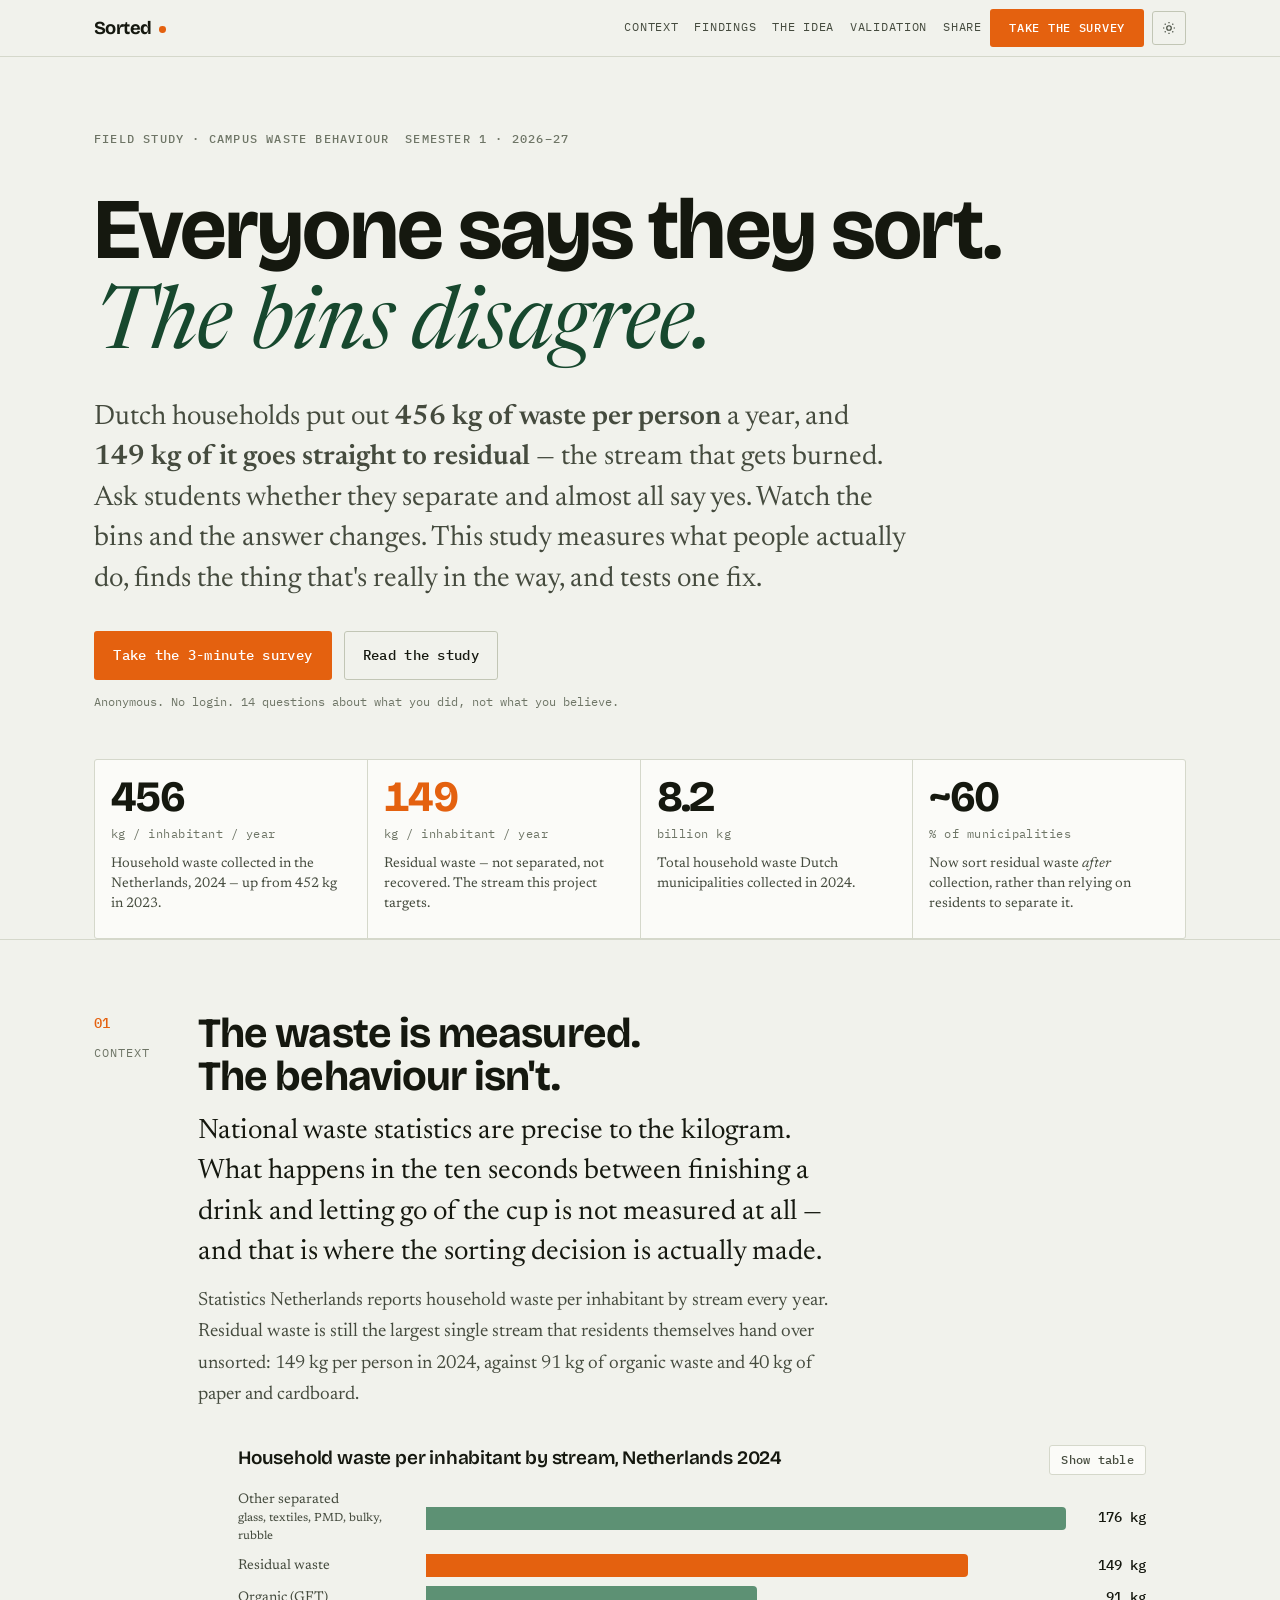
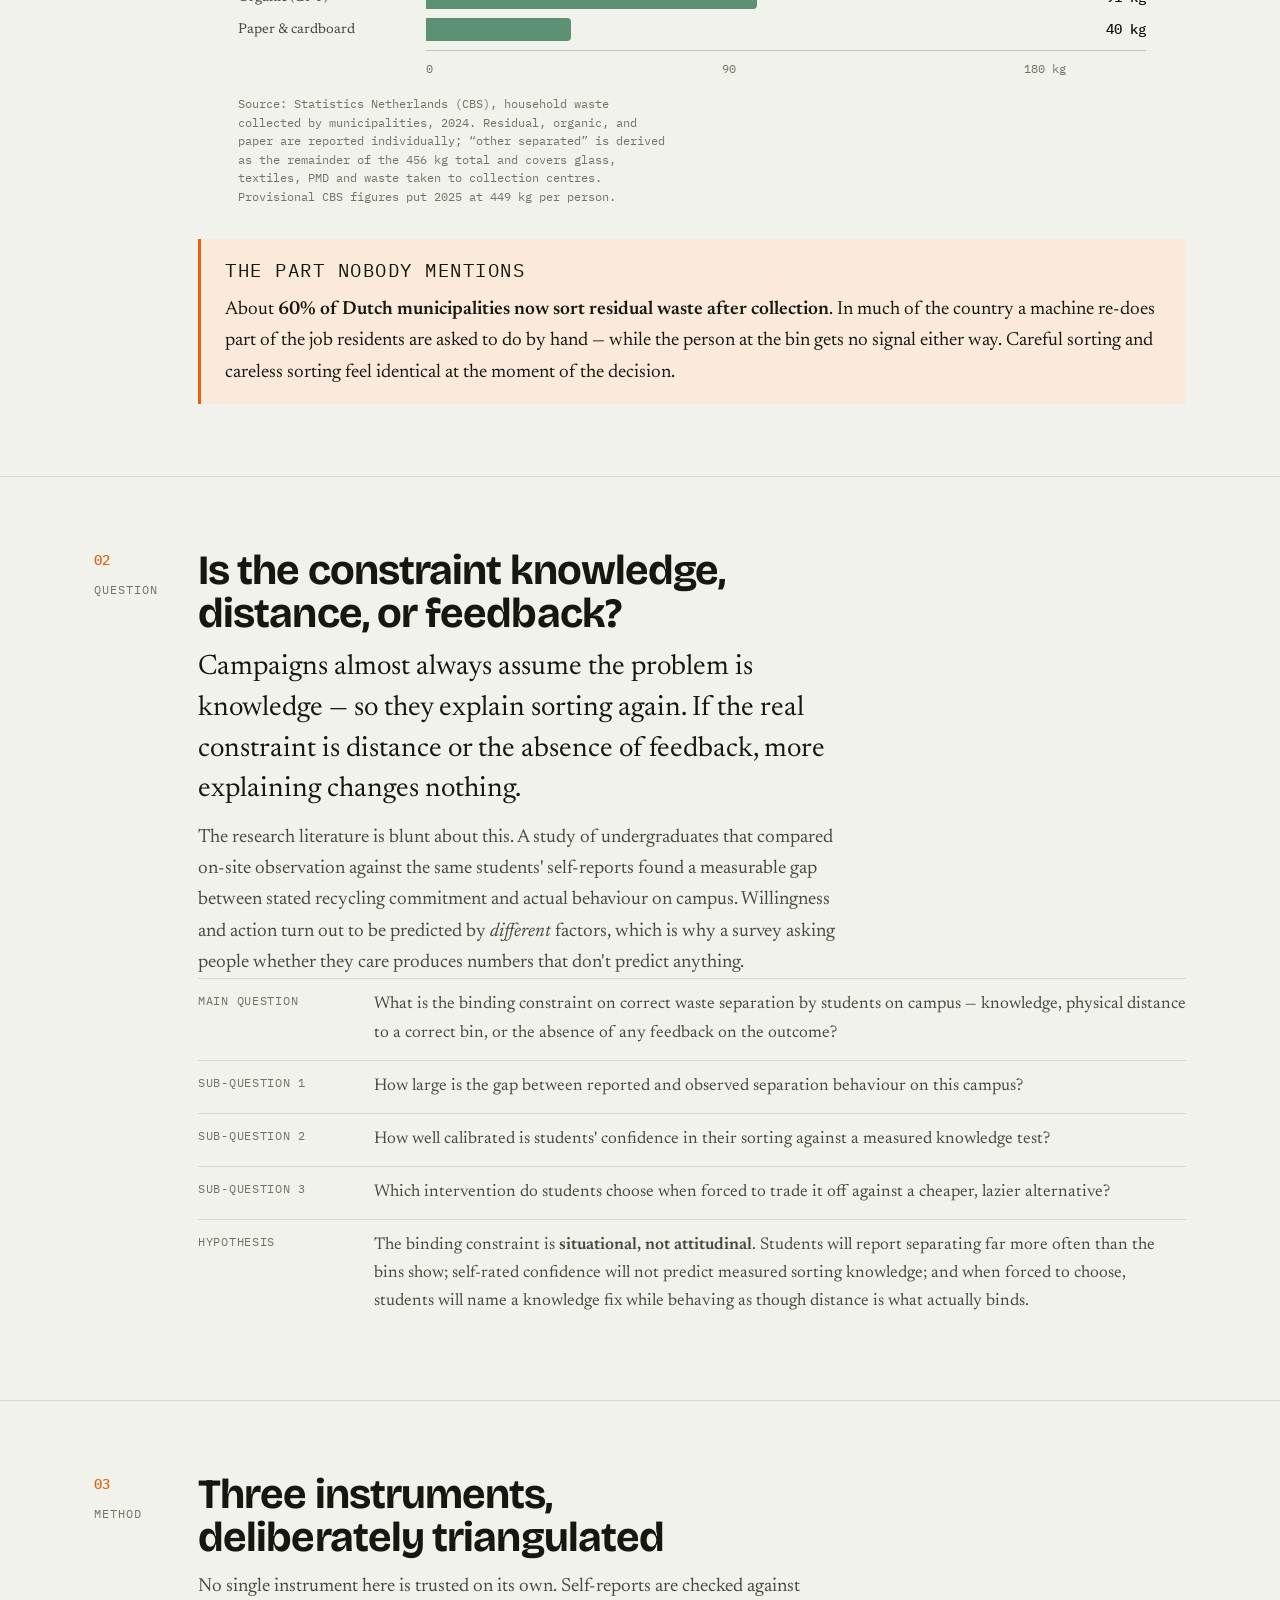
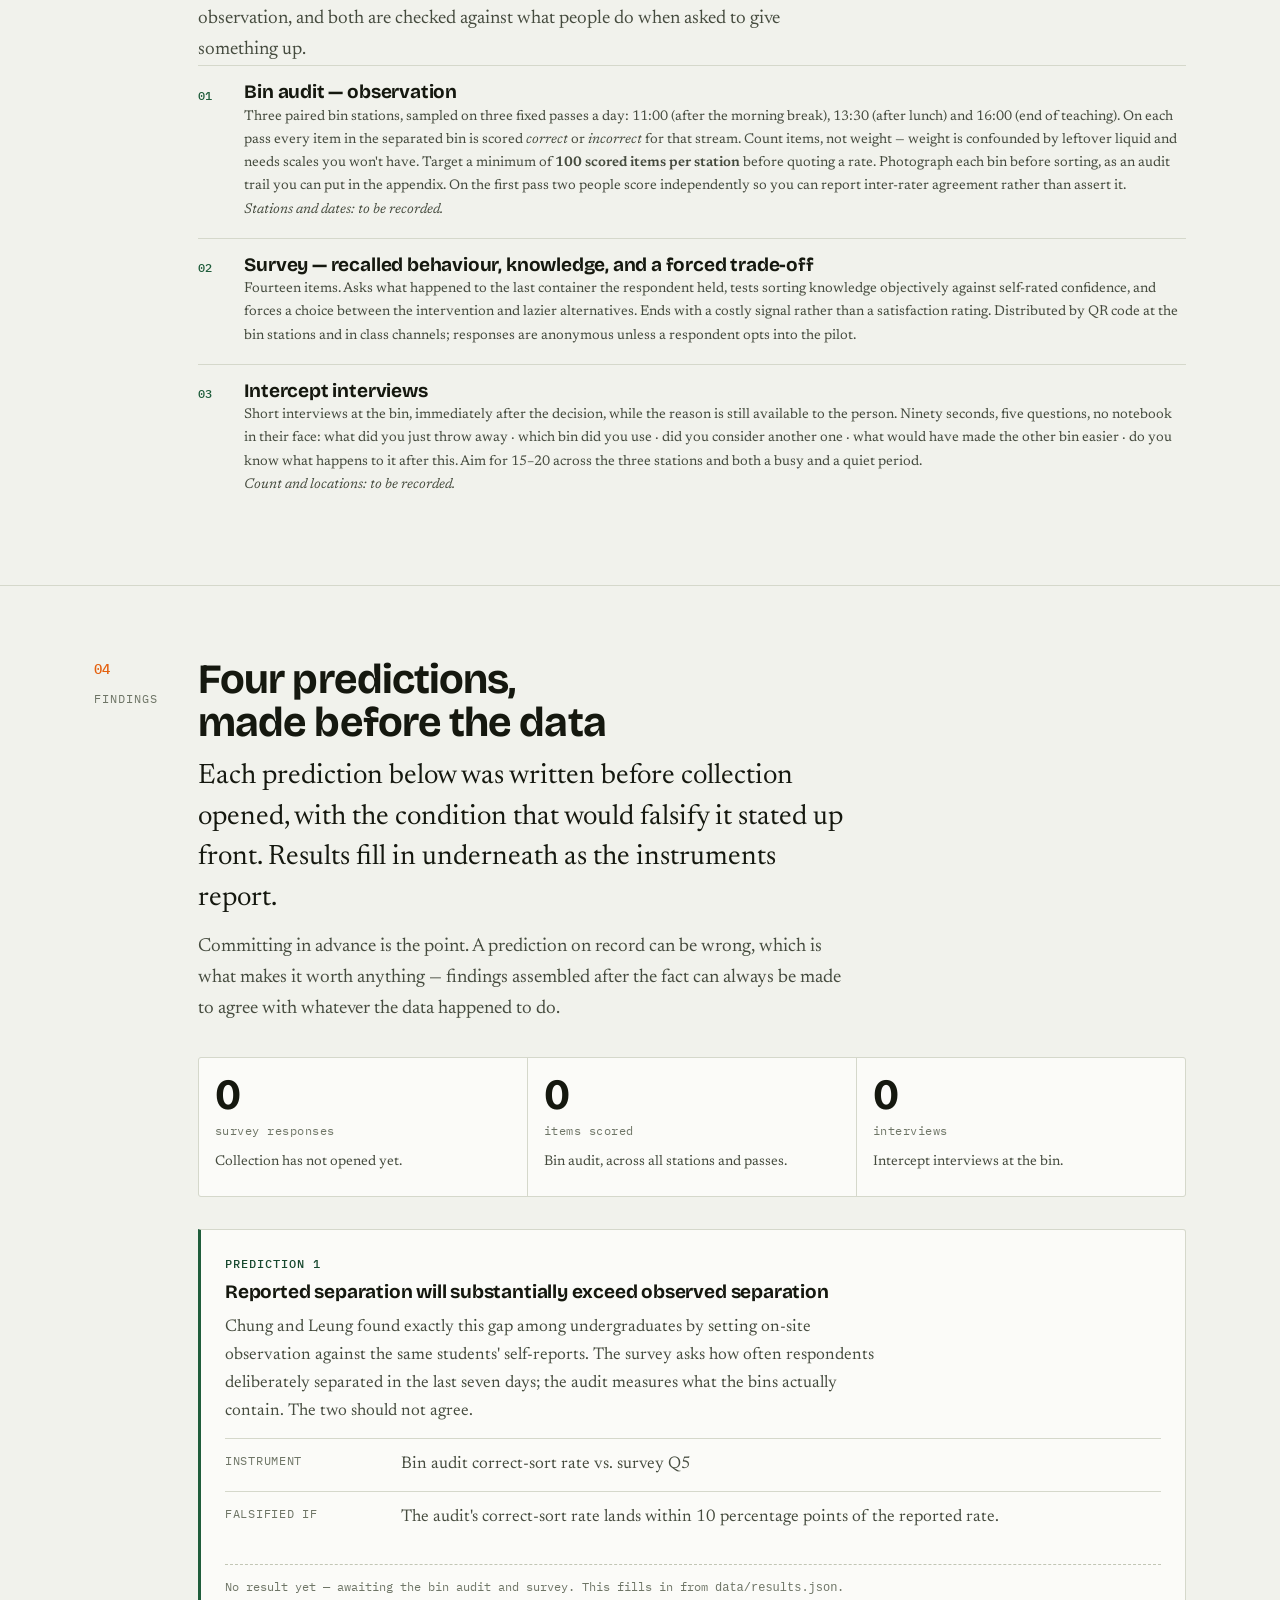
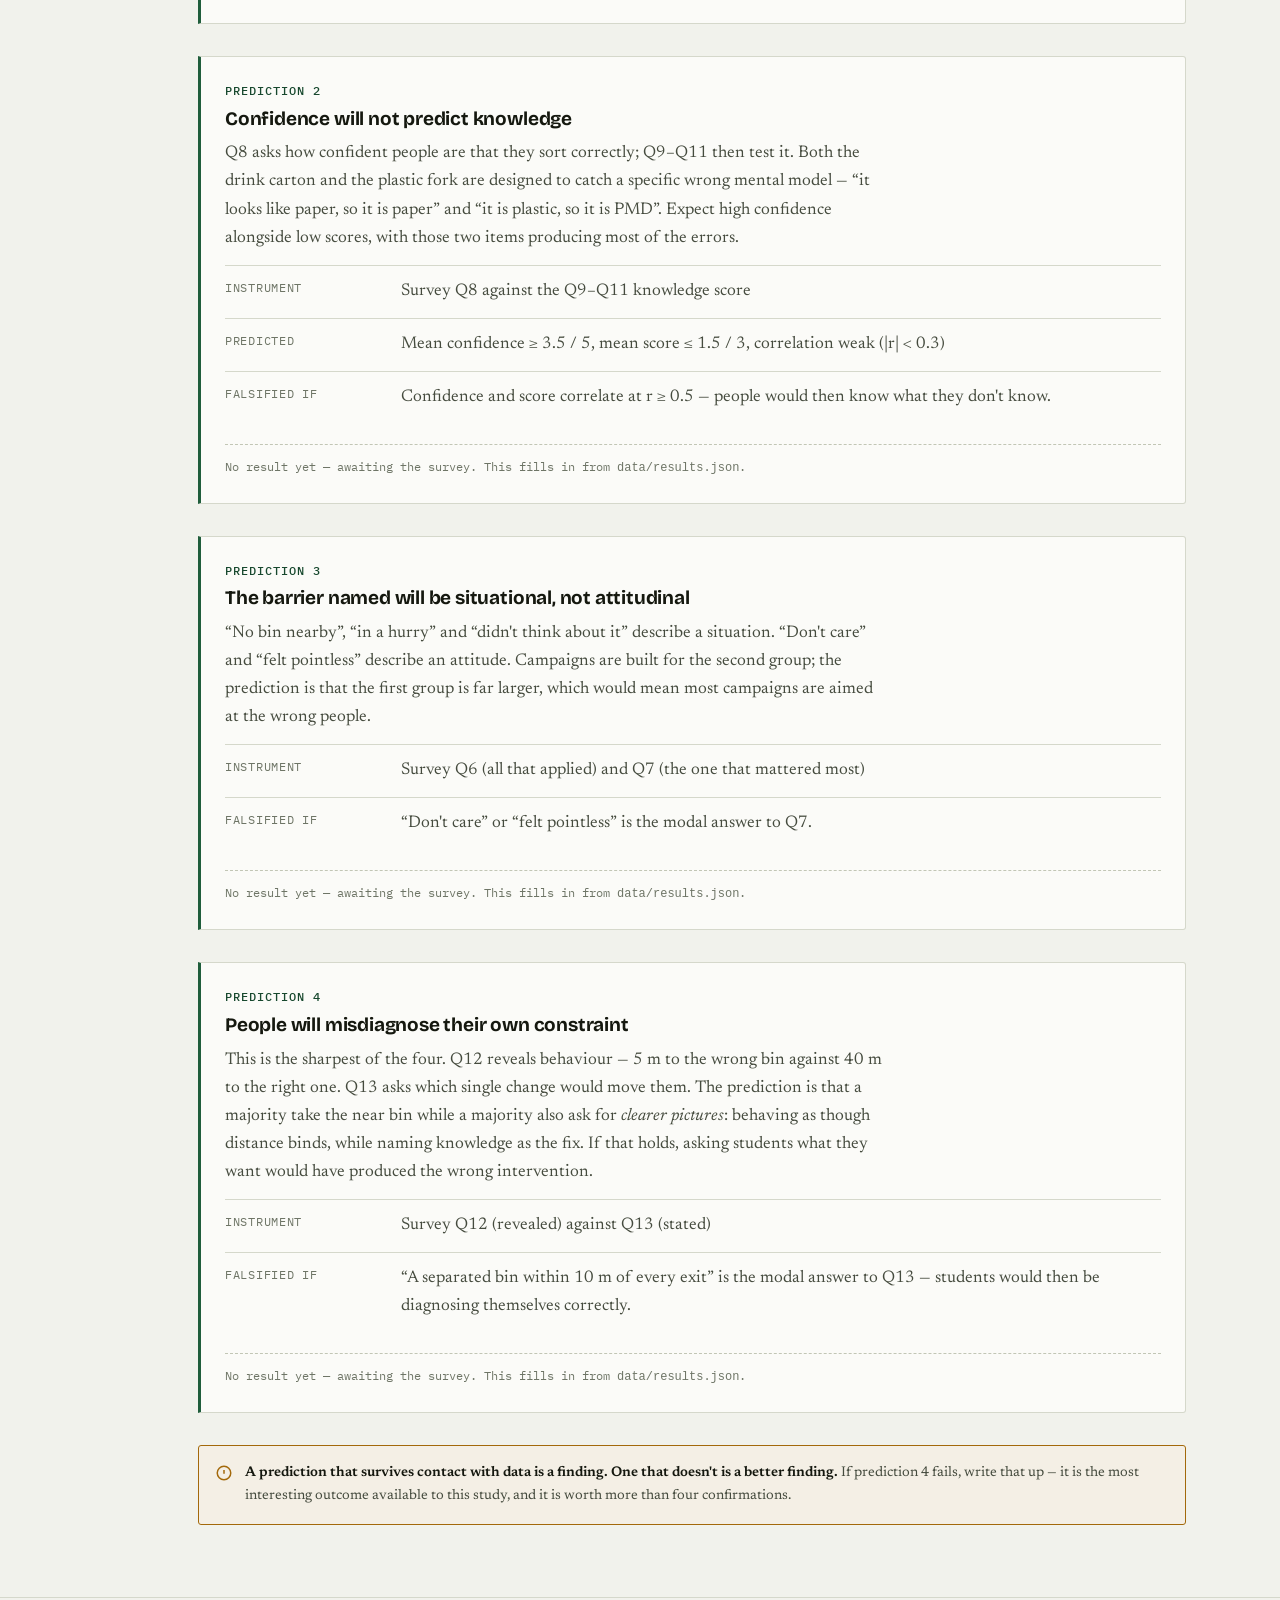
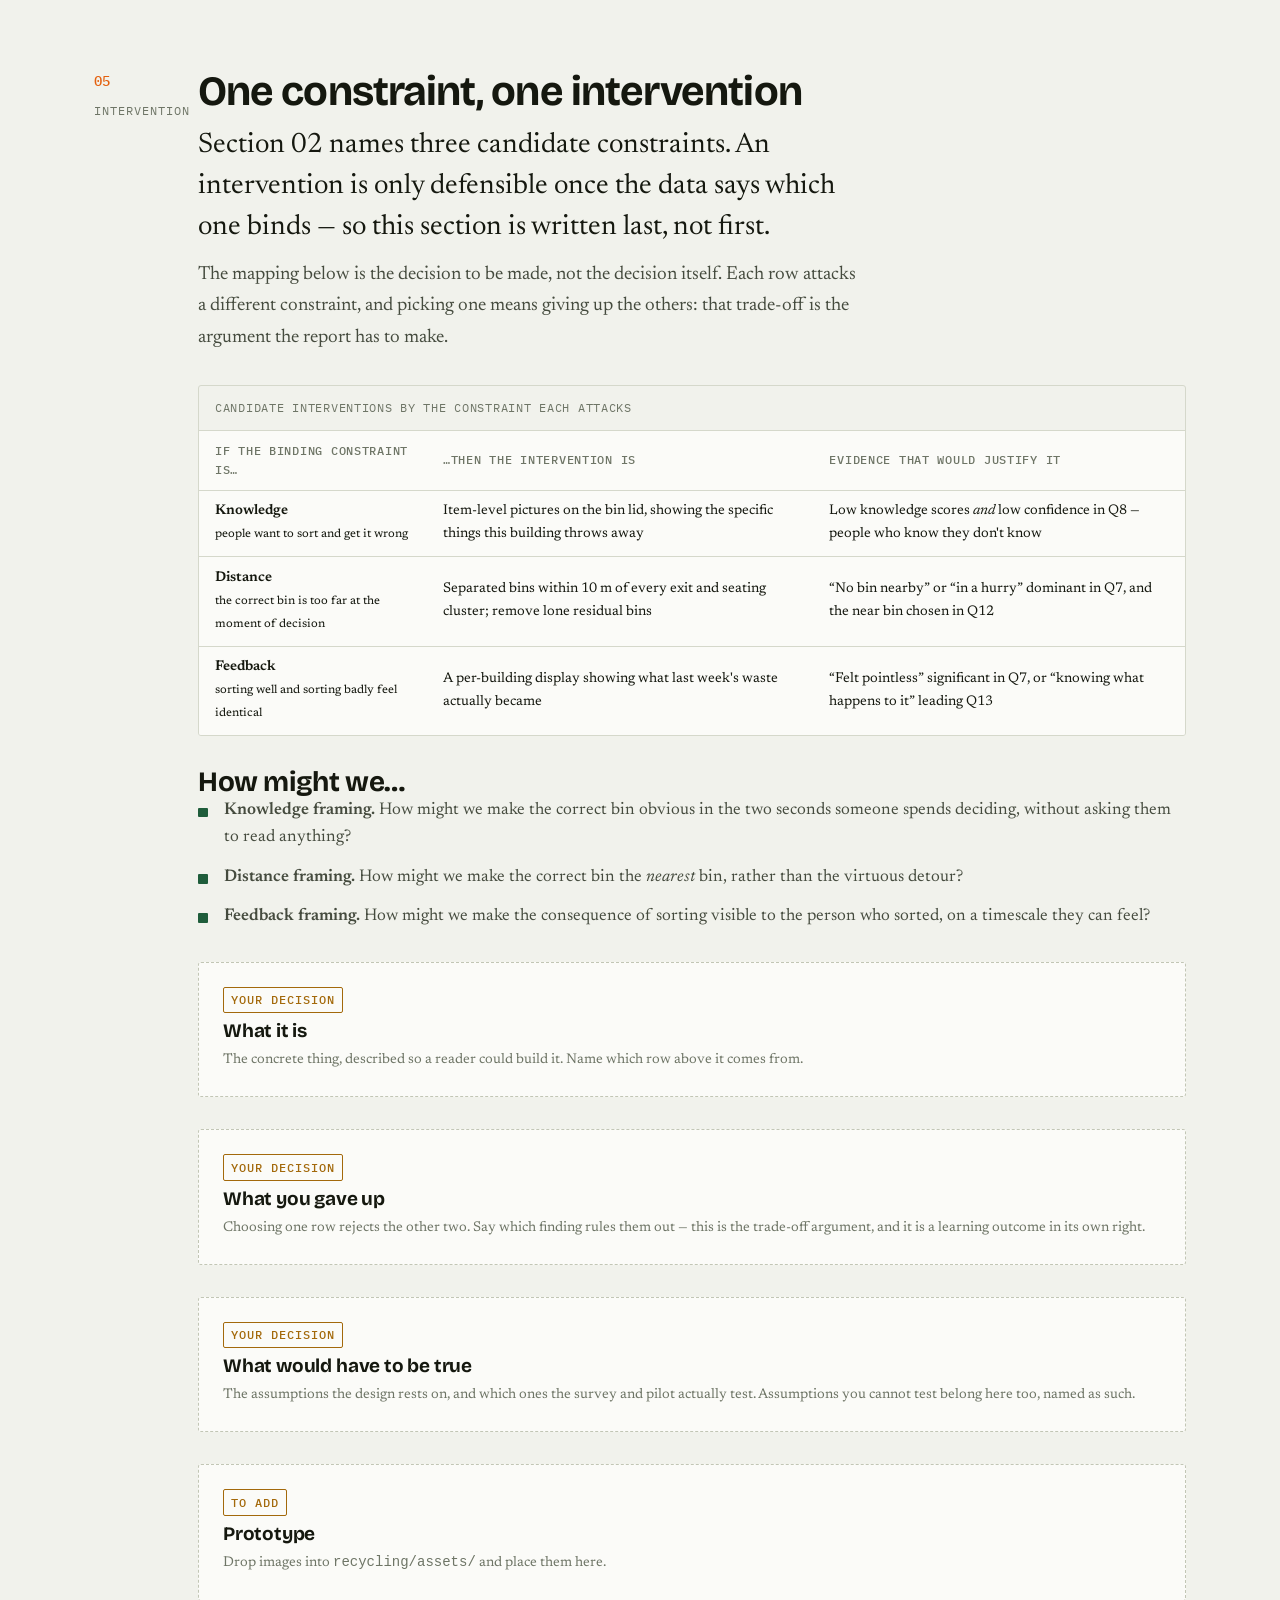
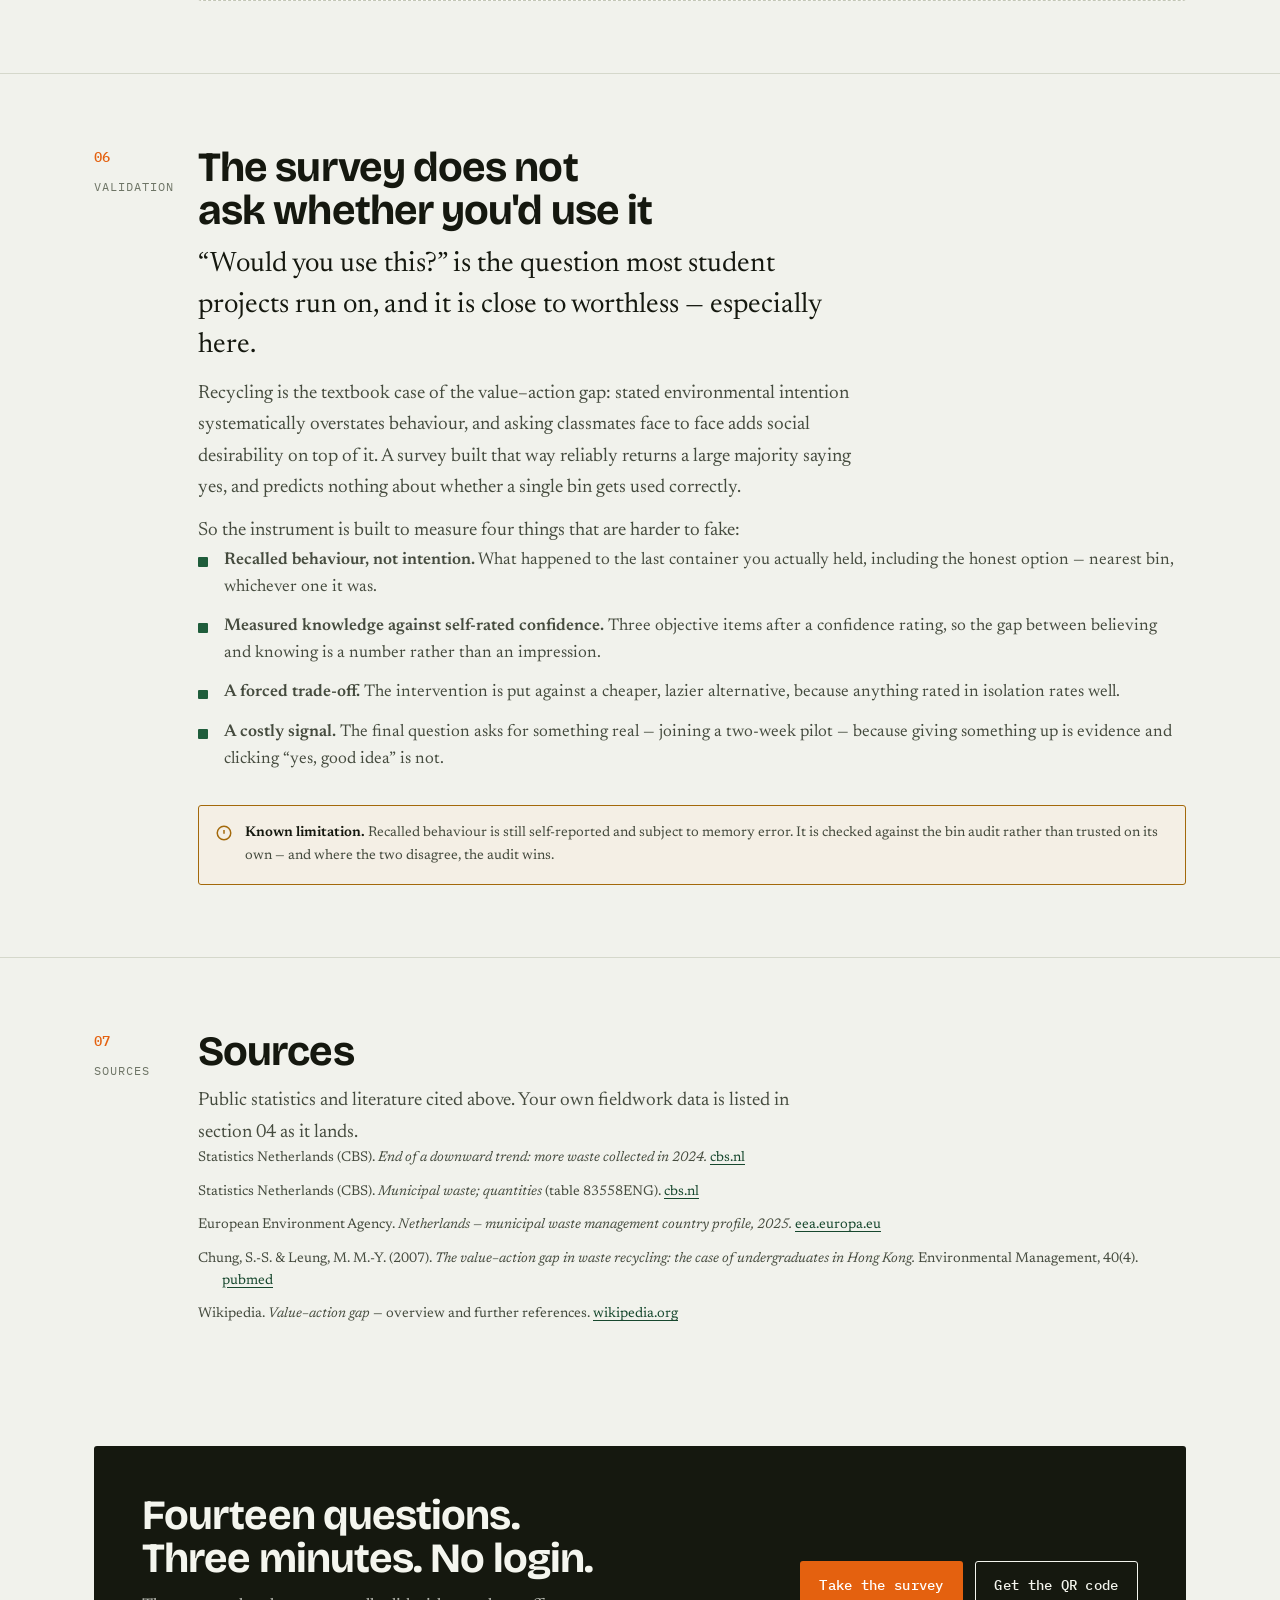
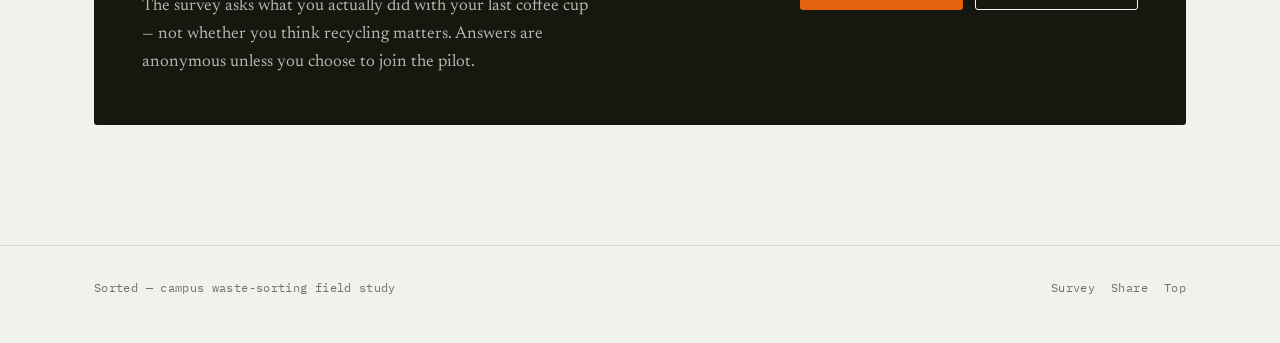
<file: recycling/index.html>
<!doctype html>
<html lang="en">
<head>
<meta charset="utf-8">
<meta name="viewport" content="width=device-width, initial-scale=1">
<title>Sorted — Campus waste-sorting field study</title>
<meta name="description" content="A field study of why students on campus don't separate their waste — and a tested intervention. Behaviour-first research, not opinion polling.">
<meta name="theme-color" content="#f1f2ec" media="(prefers-color-scheme: light)">
<meta name="theme-color" content="#12140f" media="(prefers-color-scheme: dark)">
<link rel="icon" href="./assets/favicon.svg" type="image/svg+xml">
<meta property="og:type" content="website">
<meta property="og:title" content="Sorted — Campus waste-sorting field study">
<meta property="og:description" content="Everyone says they sort. The bins disagree. A behaviour-first field study and a tested intervention.">
<link rel="preconnect" href="https://fonts.googleapis.com">
<link rel="preconnect" href="https://fonts.gstatic.com" crossorigin>
<link rel="stylesheet" href="https://fonts.googleapis.com/css2?family=Bricolage+Grotesque:opsz,wght@12..96,600;12..96,700&family=IBM+Plex+Mono:wght@400;500&family=Newsreader:ital,opsz,wght@0,6..72,400;0,6..72,500;1,6..72,400&display=swap">
<link rel="stylesheet" href="./assets/css/site.css">
</head>
<body>
<a class="skip" href="#main">Skip to content</a>

<header class="masthead">
  <div class="wrap masthead__in">
    <a class="wordmark" href="./index.html">Sorted<span class="wordmark__dot" aria-hidden="true"></span></a>
    <nav class="mainnav" aria-label="Main">
      <div class="mainnav__links">
        <a href="#context">Context</a>
        <a href="#findings">Findings</a>
        <a href="#intervention">The idea</a>
        <a href="#validation">Validation</a>
        <a href="./share.html">Share</a>
      </div>
      <a class="btn btn--signal" href="./survey.html">Take the survey</a>
      <button class="themetoggle" type="button" data-theme-toggle aria-label="Switch colour theme">
        <svg viewBox="0 0 24 24" fill="none" stroke="currentColor" stroke-width="1.8" aria-hidden="true">
          <path d="M12 3v2m0 14v2M5.6 5.6l1.4 1.4m10 10 1.4 1.4M3 12h2m14 0h2M5.6 18.4 7 17m10-10 1.4-1.4"/>
          <circle cx="12" cy="12" r="3.4"/>
        </svg>
      </button>
    </nav>
  </div>
</header>

<main id="main">

  <!-- ===================== HERO ===================== -->
  <section class="wrap hero">
    <div class="hero__meta">
      <p class="eyebrow">Field study · Campus waste behaviour</p>
      <!-- FILL: your programme, year and semester -->
      <p class="eyebrow">Semester 1 · 2026&ndash;27</p>
    </div>
    <h1>Everyone says they sort.<br><em>The bins disagree.</em></h1>
    <p class="hero__deck">
      Dutch households put out <strong>456&nbsp;kg of waste per person</strong> a year, and
      <strong>149&nbsp;kg of it goes straight to residual</strong> — the stream that gets burned.
      Ask students whether they separate and almost all say yes. Watch the bins and the answer changes.
      This study measures what people actually do, finds the thing that's really in the way, and tests one fix.
    </p>
    <div class="hero__cta btnrow">
      <a class="btn btn--signal" href="./survey.html">Take the 3-minute survey</a>
      <a class="btn btn--ghost" href="#context">Read the study</a>
    </div>
    <p class="hero__note">Anonymous. No login. 14 questions about what you did, not what you believe.</p>
  </section>

  <!-- ===================== STAT STRIP ===================== -->
  <section class="wrap" aria-label="Headline figures">
    <div class="statstrip">
      <div class="stat">
        <span class="stat__fig">456</span>
        <span class="stat__unit">kg / inhabitant / year</span>
        <span class="stat__label">Household waste collected in the Netherlands, 2024 — up from 452&nbsp;kg in 2023.</span>
      </div>
      <div class="stat stat--lead">
        <span class="stat__fig">149</span>
        <span class="stat__unit">kg / inhabitant / year</span>
        <span class="stat__label">Residual waste — not separated, not recovered. The stream this project targets.</span>
      </div>
      <div class="stat">
        <span class="stat__fig">8.2</span>
        <span class="stat__unit">billion kg</span>
        <span class="stat__label">Total household waste Dutch municipalities collected in 2024.</span>
      </div>
      <div class="stat">
        <span class="stat__fig">~60</span>
        <span class="stat__unit">% of municipalities</span>
        <span class="stat__label">Now sort residual waste <em>after</em> collection, rather than relying on residents to separate it.</span>
      </div>
    </div>
  </section>

  <!-- ===================== 01 CONTEXT ===================== -->
  <section class="section" id="context">
    <div class="wrap section__grid">
      <div class="rail">
        <span class="rail__num">01</span>
        <span class="rail__label">Context</span>
      </div>
      <div class="stack-6">
        <div class="prose stack-3">
          <h2>The waste is measured. The behaviour isn't.</h2>
          <p class="lead">
            National waste statistics are precise to the kilogram. What happens in the ten seconds
            between finishing a drink and letting go of the cup is not measured at all — and that
            is where the sorting decision is actually made.
          </p>
          <p>
            Statistics Netherlands reports household waste per inhabitant by stream every year.
            Residual waste is still the largest single stream that residents themselves hand over
            unsorted: 149&nbsp;kg per person in 2024, against 91&nbsp;kg of organic waste and
            40&nbsp;kg of paper and cardboard.
          </p>
        </div>

        <figure class="figure">
          <div class="figure__head">
            <figcaption class="figure__title">Household waste per inhabitant by stream, Netherlands 2024</figcaption>
            <div class="figure__tools">
              <button class="btn btn--quiet" type="button" data-toggle-table="fig-streams" aria-expanded="false">Show table</button>
            </div>
          </div>

          <div class="barchart" data-chart="streams" role="img"
               aria-label="Bar chart of household waste per inhabitant by stream in 2024. Other separately collected 176 kilograms, residual waste 149 kilograms, organic waste 91 kilograms, paper and cardboard 40 kilograms.">
            <div class="bar">
              <span class="bar__name">Other separated<br><small>glass, textiles, PMD, bulky, rubble</small></span>
              <span class="bar__track"><span class="bar__fill" style="width:100%"></span><span class="bar__val">176 kg</span></span>
            </div>
            <div class="bar bar--lead">
              <span class="bar__name">Residual waste</span>
              <span class="bar__track"><span class="bar__fill" style="width:84.7%"></span><span class="bar__val">149 kg</span></span>
            </div>
            <div class="bar">
              <span class="bar__name">Organic (GFT)</span>
              <span class="bar__track"><span class="bar__fill" style="width:51.7%"></span><span class="bar__val">91 kg</span></span>
            </div>
            <div class="bar">
              <span class="bar__name">Paper &amp; cardboard</span>
              <span class="bar__track"><span class="bar__fill" style="width:22.7%"></span><span class="bar__val">40 kg</span></span>
            </div>
            <div class="barchart__axis" aria-hidden="true"><span>0</span><span>90</span><span>180 kg</span></div>
          </div>

          <div class="tablewrap" id="fig-streams" hidden>
            <table class="data">
              <caption>Household waste per inhabitant by stream, Netherlands 2024 (kg)</caption>
              <thead><tr><th scope="col">Stream</th><th scope="col" class="num">kg / inhabitant</th><th scope="col" class="num">Share of total</th></tr></thead>
              <tbody>
                <tr><td>Other separately collected</td><td class="num">176</td><td class="num">38.6%</td></tr>
                <tr><td>Residual waste</td><td class="num">149</td><td class="num">32.7%</td></tr>
                <tr><td>Organic (GFT)</td><td class="num">91</td><td class="num">20.0%</td></tr>
                <tr><td>Paper &amp; cardboard</td><td class="num">40</td><td class="num">8.8%</td></tr>
                <tr><td><strong>Total</strong></td><td class="num"><strong>456</strong></td><td class="num"><strong>100%</strong></td></tr>
              </tbody>
            </table>
          </div>

          <p class="figure__note">
            Source: Statistics Netherlands (CBS), household waste collected by municipalities, 2024.
            Residual, organic, and paper are reported individually; “other separated” is derived as the
            remainder of the 456&nbsp;kg total and covers glass, textiles, PMD and waste taken to
            collection centres. Provisional CBS figures put 2025 at 449&nbsp;kg per person.
          </p>
        </figure>

        <div class="callout">
          <p class="callout__kicker">The part nobody mentions</p>
          <p>
            About <strong>60% of Dutch municipalities now sort residual waste after collection</strong>.
            In much of the country a machine re-does part of the job residents are asked to do by hand —
            while the person at the bin gets no signal either way. Careful sorting and careless sorting
            feel identical at the moment of the decision.
          </p>
        </div>
      </div>
    </div>
  </section>

  <!-- ===================== 02 THE QUESTION ===================== -->
  <section class="section" id="question">
    <div class="wrap section__grid">
      <div class="rail">
        <span class="rail__num">02</span>
        <span class="rail__label">Question</span>
      </div>
      <div class="stack-6">
        <div class="prose stack-3">
          <h2>Is the constraint knowledge, distance, or feedback?</h2>
          <p class="lead">
            Campaigns almost always assume the problem is knowledge — so they explain sorting again.
            If the real constraint is distance or the absence of feedback, more explaining changes nothing.
          </p>
          <p>
            The research literature is blunt about this. A study of undergraduates that compared
            on-site observation against the same students' self-reports found a measurable gap between
            stated recycling commitment and actual behaviour on campus. Willingness and action turn out
            to be predicted by <em>different</em> factors, which is why a survey asking people whether
            they care produces numbers that don't predict anything.
          </p>
        </div>

        <dl class="deflist">
          <div>
            <dt>Main question</dt>
            <dd>What is the binding constraint on correct waste separation by students on campus — knowledge, physical distance to a correct bin, or the absence of any feedback on the outcome?</dd>
          </div>
          <div>
            <dt>Sub-question 1</dt>
            <dd>How large is the gap between reported and observed separation behaviour on this campus?</dd>
          </div>
          <div>
            <dt>Sub-question 2</dt>
            <dd>How well calibrated is students' confidence in their sorting against a measured knowledge test?</dd>
          </div>
          <div>
            <dt>Sub-question 3</dt>
            <dd>Which intervention do students choose when forced to trade it off against a cheaper, lazier alternative?</dd>
          </div>
          <div>
            <dt>Hypothesis</dt>
            <dd>The binding constraint is <strong>situational, not attitudinal</strong>. Students will report separating far more often than the bins show; self-rated confidence will not predict measured sorting knowledge; and when forced to choose, students will name a knowledge fix while behaving as though distance is what actually binds.</dd>
          </div>
        </dl>
      </div>
    </div>
  </section>

  <!-- ===================== 03 METHOD ===================== -->
  <section class="section" id="method">
    <div class="wrap section__grid">
      <div class="rail">
        <span class="rail__num">03</span>
        <span class="rail__label">Method</span>
      </div>
      <div class="stack-6">
        <div class="prose stack-3">
          <h2>Three instruments, deliberately triangulated</h2>
          <p>
            No single instrument here is trusted on its own. Self-reports are checked against
            observation, and both are checked against what people do when asked to give something up.
          </p>
        </div>

        <ol class="steps">
          <li>
            <div>
              <h4>Bin audit — observation</h4>
              <p>
                Three paired bin stations, sampled on three fixed passes a day: 11:00 (after the
                morning break), 13:30 (after lunch) and 16:00 (end of teaching). On each pass every
                item in the separated bin is scored <em>correct</em> or <em>incorrect</em> for that
                stream. Count items, not weight — weight is confounded by leftover liquid and needs
                scales you won't have. Target a minimum of <strong>100 scored items per station</strong>
                before quoting a rate. Photograph each bin before sorting, as an audit trail you can
                put in the appendix. On the first pass two people score independently so you can
                report inter-rater agreement rather than assert it.
              </p>
              <p><!-- FILL: your three station locations and the dates you ran the passes -->
              <em>Stations and dates: to be recorded.</em></p>
            </div>
          </li>
          <li>
            <div>
              <h4>Survey — recalled behaviour, knowledge, and a forced trade-off</h4>
              <p>
                Fourteen items. Asks what happened to the last container the respondent held, tests
                sorting knowledge objectively against self-rated confidence, and forces a choice
                between the intervention and lazier alternatives. Ends with a costly signal rather
                than a satisfaction rating. Distributed by QR code at the bin stations and in class
                channels; responses are anonymous unless a respondent opts into the pilot.
              </p>
            </div>
          </li>
          <li>
            <div>
              <h4>Intercept interviews</h4>
              <p>
                Short interviews at the bin, immediately after the decision, while the reason is still
                available to the person. Ninety seconds, five questions, no notebook in their face:
                what did you just throw away · which bin did you use · did you consider another one ·
                what would have made the other bin easier · do you know what happens to it after this.
                Aim for 15–20 across the three stations and both a busy and a quiet period.
              </p>
              <p><!-- FILL: how many interviews you ran, and where -->
              <em>Count and locations: to be recorded.</em></p>
            </div>
          </li>
        </ol>
      </div>
    </div>
  </section>

  <!-- ===================== 04 FINDINGS =====================
       Each block states a PREDICTION made before data collection, and a result
       slot that fills automatically from recycling/data/results.json.
       Do not write results here by hand — put the numbers in the JSON. -->
  <section class="section" id="findings">
    <div class="wrap section__grid">
      <div class="rail">
        <span class="rail__num">04</span>
        <span class="rail__label">Findings</span>
      </div>
      <div class="stack-6">
        <div class="prose stack-3">
          <h2>Four predictions, made before the data</h2>
          <p class="lead">
            Each prediction below was written before collection opened, with the condition that
            would falsify it stated up front. Results fill in underneath as the instruments report.
          </p>
          <p>
            Committing in advance is the point. A prediction on record can be wrong, which is what
            makes it worth anything — findings assembled after the fact can always be made to agree
            with whatever the data happened to do.
          </p>
        </div>

        <div class="statstrip" data-collection-summary>
          <div class="stat"><span class="stat__fig" data-n="survey">0</span><span class="stat__unit">survey responses</span><span class="stat__label">Collection has not opened yet.</span></div>
          <div class="stat"><span class="stat__fig" data-n="audit">0</span><span class="stat__unit">items scored</span><span class="stat__label">Bin audit, across all stations and passes.</span></div>
          <div class="stat"><span class="stat__fig" data-n="interviews">0</span><span class="stat__unit">interviews</span><span class="stat__label">Intercept interviews at the bin.</span></div>
        </div>

        <article class="pred" data-finding="gap">
          <div class="pred__head">
            <span class="pred__tag">Prediction 1</span>
            <h4>Reported separation will substantially exceed observed separation</h4>
          </div>
          <p>
            Chung and Leung found exactly this gap among undergraduates by setting on-site
            observation against the same students' self-reports. The survey asks how often
            respondents deliberately separated in the last seven days; the audit measures what
            the bins actually contain. The two should not agree.
          </p>
          <dl class="deflist">
            <div><dt>Instrument</dt><dd>Bin audit correct-sort rate vs. survey Q5</dd></div>
            <div><dt>Falsified if</dt><dd>The audit's correct-sort rate lands within 10 percentage points of the reported rate.</dd></div>
          </dl>
          <div class="pred__result" data-result="gap">
            <p class="pred__empty">No result yet — awaiting the bin audit and survey. This fills in from <code>data/results.json</code>.</p>
          </div>
        </article>

        <article class="pred" data-finding="calibration">
          <div class="pred__head">
            <span class="pred__tag">Prediction 2</span>
            <h4>Confidence will not predict knowledge</h4>
          </div>
          <p>
            Q8 asks how confident people are that they sort correctly; Q9–Q11 then test it. Both the
            drink carton and the plastic fork are designed to catch a specific wrong mental model —
            “it looks like paper, so it is paper” and “it is plastic, so it is PMD”. Expect high
            confidence alongside low scores, with those two items producing most of the errors.
          </p>
          <dl class="deflist">
            <div><dt>Instrument</dt><dd>Survey Q8 against the Q9–Q11 knowledge score</dd></div>
            <div><dt>Predicted</dt><dd>Mean confidence ≥ 3.5 / 5, mean score ≤ 1.5 / 3, correlation weak (|r| &lt; 0.3)</dd></div>
            <div><dt>Falsified if</dt><dd>Confidence and score correlate at r ≥ 0.5 — people would then know what they don't know.</dd></div>
          </dl>
          <div class="pred__result" data-result="calibration">
            <p class="pred__empty">No result yet — awaiting the survey. This fills in from <code>data/results.json</code>.</p>
          </div>
        </article>

        <article class="pred" data-finding="barriers">
          <div class="pred__head">
            <span class="pred__tag">Prediction 3</span>
            <h4>The barrier named will be situational, not attitudinal</h4>
          </div>
          <p>
            “No bin nearby”, “in a hurry” and “didn't think about it” describe a situation. “Don't
            care” and “felt pointless” describe an attitude. Campaigns are built for the second group;
            the prediction is that the first group is far larger, which would mean most campaigns are
            aimed at the wrong people.
          </p>
          <dl class="deflist">
            <div><dt>Instrument</dt><dd>Survey Q6 (all that applied) and Q7 (the one that mattered most)</dd></div>
            <div><dt>Falsified if</dt><dd>“Don't care” or “felt pointless” is the modal answer to Q7.</dd></div>
          </dl>
          <div class="pred__result" data-result="barriers">
            <p class="pred__empty">No result yet — awaiting the survey. This fills in from <code>data/results.json</code>.</p>
          </div>
        </article>

        <article class="pred" data-finding="tradeoff">
          <div class="pred__head">
            <span class="pred__tag">Prediction 4</span>
            <h4>People will misdiagnose their own constraint</h4>
          </div>
          <p>
            This is the sharpest of the four. Q12 reveals behaviour — 5&nbsp;m to the wrong bin against
            40&nbsp;m to the right one. Q13 asks which single change would move them. The prediction is
            that a majority take the near bin while a majority also ask for <em>clearer pictures</em>:
            behaving as though distance binds, while naming knowledge as the fix. If that holds, asking
            students what they want would have produced the wrong intervention.
          </p>
          <dl class="deflist">
            <div><dt>Instrument</dt><dd>Survey Q12 (revealed) against Q13 (stated)</dd></div>
            <div><dt>Falsified if</dt><dd>“A separated bin within 10&nbsp;m of every exit” is the modal answer to Q13 — students would then be diagnosing themselves correctly.</dd></div>
          </dl>
          <div class="pred__result" data-result="tradeoff">
            <p class="pred__empty">No result yet — awaiting the survey. This fills in from <code>data/results.json</code>.</p>
          </div>
        </article>

        <div class="notice">
          <svg class="notice__icon" width="18" height="18" viewBox="0 0 24 24" fill="none" stroke="currentColor" stroke-width="2" aria-hidden="true">
            <circle cx="12" cy="12" r="9"/><path d="M12 8v5m0 3.2v.1"/>
          </svg>
          <p><strong>A prediction that survives contact with data is a finding. One that doesn't is a better finding.</strong> If prediction 4 fails, write that up — it is the most interesting outcome available to this study, and it is worth more than four confirmations.</p>
        </div>
      </div>
    </div>
  </section>

  <!-- ===================== 05 INTERVENTION =====================
       FILL: this section is yours to decide. The mapping below is the frame;
       the choice of intervention and the prototype are your design work. -->
  <section class="section" id="intervention">
    <div class="wrap section__grid">
      <div class="rail">
        <span class="rail__num">05</span>
        <span class="rail__label">Intervention</span>
      </div>
      <div class="stack-6">
        <div class="prose stack-3">
          <h2>One constraint, one intervention</h2>
          <p class="lead">
            Section&nbsp;02 names three candidate constraints. An intervention is only defensible
            once the data says which one binds — so this section is written last, not first.
          </p>
          <p>
            The mapping below is the decision to be made, not the decision itself. Each row attacks a
            different constraint, and picking one means giving up the others: that trade-off is the
            argument the report has to make.
          </p>
        </div>

        <div class="tablewrap">
          <table class="data">
            <caption>Candidate interventions by the constraint each attacks</caption>
            <thead>
              <tr>
                <th scope="col">If the binding constraint is…</th>
                <th scope="col">…then the intervention is</th>
                <th scope="col">Evidence that would justify it</th>
              </tr>
            </thead>
            <tbody>
              <tr>
                <td><strong>Knowledge</strong><br><small>people want to sort and get it wrong</small></td>
                <td>Item-level pictures on the bin lid, showing the specific things this building throws away</td>
                <td>Low knowledge scores <em>and</em> low confidence in Q8 — people who know they don't know</td>
              </tr>
              <tr>
                <td><strong>Distance</strong><br><small>the correct bin is too far at the moment of decision</small></td>
                <td>Separated bins within 10&nbsp;m of every exit and seating cluster; remove lone residual bins</td>
                <td>“No bin nearby” or “in a hurry” dominant in Q7, and the near bin chosen in Q12</td>
              </tr>
              <tr>
                <td><strong>Feedback</strong><br><small>sorting well and sorting badly feel identical</small></td>
                <td>A per-building display showing what last week's waste actually became</td>
                <td>“Felt pointless” significant in Q7, or “knowing what happens to it” leading Q13</td>
              </tr>
            </tbody>
          </table>
        </div>

        <div class="prose stack-3">
          <h3>How might we…</h3>
        </div>
        <ul class="ticks">
          <li><strong>Knowledge framing.</strong> How might we make the correct bin obvious in the two seconds someone spends deciding, without asking them to read anything?</li>
          <li><strong>Distance framing.</strong> How might we make the correct bin the <em>nearest</em> bin, rather than the virtuous detour?</li>
          <li><strong>Feedback framing.</strong> How might we make the consequence of sorting visible to the person who sorted, on a timescale they can feel?</li>
        </ul>

        <div class="pending">
          <span class="pending__tag">Your decision</span>
          <h4>What it is</h4>
          <p>The concrete thing, described so a reader could build it. Name which row above it comes from.</p>
        </div>
        <div class="pending">
          <span class="pending__tag">Your decision</span>
          <h4>What you gave up</h4>
          <p>Choosing one row rejects the other two. Say which finding rules them out — this is the trade-off argument, and it is a learning outcome in its own right.</p>
        </div>
        <div class="pending">
          <span class="pending__tag">Your decision</span>
          <h4>What would have to be true</h4>
          <p>The assumptions the design rests on, and which ones the survey and pilot actually test. Assumptions you cannot test belong here too, named as such.</p>
        </div>
        <div class="pending">
          <span class="pending__tag">To add</span>
          <h4>Prototype</h4>
          <p>Drop images into <code>recycling/assets/</code> and place them here.</p>
        </div>
      </div>
    </div>
  </section>

  <!-- ===================== 06 VALIDATION ===================== -->
  <section class="section" id="validation">
    <div class="wrap section__grid">
      <div class="rail">
        <span class="rail__num">06</span>
        <span class="rail__label">Validation</span>
      </div>
      <div class="stack-6">
        <div class="prose stack-3">
          <h2>The survey does not ask whether you'd use it</h2>
          <p class="lead">
            “Would you use this?” is the question most student projects run on, and it is close to
            worthless — especially here.
          </p>
          <p>
            Recycling is the textbook case of the value–action gap: stated environmental intention
            systematically overstates behaviour, and asking classmates face to face adds social
            desirability on top of it. A survey built that way reliably returns a large majority
            saying yes, and predicts nothing about whether a single bin gets used correctly.
          </p>
          <p>So the instrument is built to measure four things that are harder to fake:</p>
        </div>

        <ul class="ticks">
          <li><strong>Recalled behaviour, not intention.</strong> What happened to the last container you actually held, including the honest option — nearest bin, whichever one it was.</li>
          <li><strong>Measured knowledge against self-rated confidence.</strong> Three objective items after a confidence rating, so the gap between believing and knowing is a number rather than an impression.</li>
          <li><strong>A forced trade-off.</strong> The intervention is put against a cheaper, lazier alternative, because anything rated in isolation rates well.</li>
          <li><strong>A costly signal.</strong> The final question asks for something real — joining a two-week pilot — because giving something up is evidence and clicking “yes, good idea” is not.</li>
        </ul>

        <div class="notice">
          <svg class="notice__icon" width="18" height="18" viewBox="0 0 24 24" fill="none" stroke="currentColor" stroke-width="2" aria-hidden="true">
            <circle cx="12" cy="12" r="9"/><path d="M12 8v5m0 3.2v.1"/>
          </svg>
          <p><strong>Known limitation.</strong> Recalled behaviour is still self-reported and subject to memory error. It is checked against the bin audit rather than trusted on its own — and where the two disagree, the audit wins.</p>
        </div>
      </div>
    </div>
  </section>

  <!-- ===================== 07 SOURCES ===================== -->
  <section class="section" id="sources">
    <div class="wrap section__grid">
      <div class="rail">
        <span class="rail__num">07</span>
        <span class="rail__label">Sources</span>
      </div>
      <div class="stack-6">
        <div class="prose stack-3">
          <h2>Sources</h2>
          <p>Public statistics and literature cited above. Your own fieldwork data is listed in section&nbsp;04 as it lands.</p>
        </div>
        <ul class="sources">
          <li>Statistics Netherlands (CBS). <em>End of a downward trend: more waste collected in 2024.</em> <a href="https://www.cbs.nl/en-gb/news/2025/29/end-of-a-downward-trend-more-waste-collected-in-2024">cbs.nl</a></li>
          <li>Statistics Netherlands (CBS). <em>Municipal waste; quantities</em> (table 83558ENG). <a href="https://www.cbs.nl/en-gb/figures/detail/83558ENG">cbs.nl</a></li>
          <li>European Environment Agency. <em>Netherlands — municipal waste management country profile, 2025.</em> <a href="https://www.eea.europa.eu/en/topics/in-depth/waste-and-recycling/municipal-and-packaging-waste-management-country-profiles-2025/nl-municipal-waste-factsheet.pdf/@@download/file">eea.europa.eu</a></li>
          <li>Chung, S.-S. &amp; Leung, M. M.-Y. (2007). <em>The value–action gap in waste recycling: the case of undergraduates in Hong Kong.</em> Environmental Management, 40(4). <a href="https://pubmed.ncbi.nlm.nih.gov/17638045/">pubmed</a></li>
          <li>Wikipedia. <em>Value–action gap</em> — overview and further references. <a href="https://en.wikipedia.org/wiki/Value-action_gap">wikipedia.org</a></li>
          <!-- FILL: add your own sources, interviews and internal documents here -->
        </ul>
      </div>
    </div>
  </section>

  <!-- ===================== CTA ===================== -->
  <section class="wrap" style="padding-block: var(--s-7)">
    <div class="ctaband">
      <div>
        <h2>Fourteen questions. Three minutes. No login.</h2>
        <p>The survey asks what you actually did with your last coffee cup — not whether you think recycling matters. Answers are anonymous unless you choose to join the pilot.</p>
      </div>
      <div class="btnrow">
        <a class="btn btn--signal" href="./survey.html">Take the survey</a>
        <a class="btn btn--ghost" href="./share.html" style="border-color:currentColor;color:inherit">Get the QR code</a>
      </div>
    </div>
  </section>

</main>

<footer class="foot">
  <div class="wrap foot__in">
    <p>Sorted — campus waste-sorting field study</p>
    <div class="foot__right">
      <a href="./survey.html">Survey</a>
      <a href="./share.html">Share</a>
      <a href="#main">Top</a>
    </div>
  </div>
</footer>

<script src="./assets/js/site.js"></script>
<script src="./assets/js/findings.js"></script>
</body>
</html>
</file>
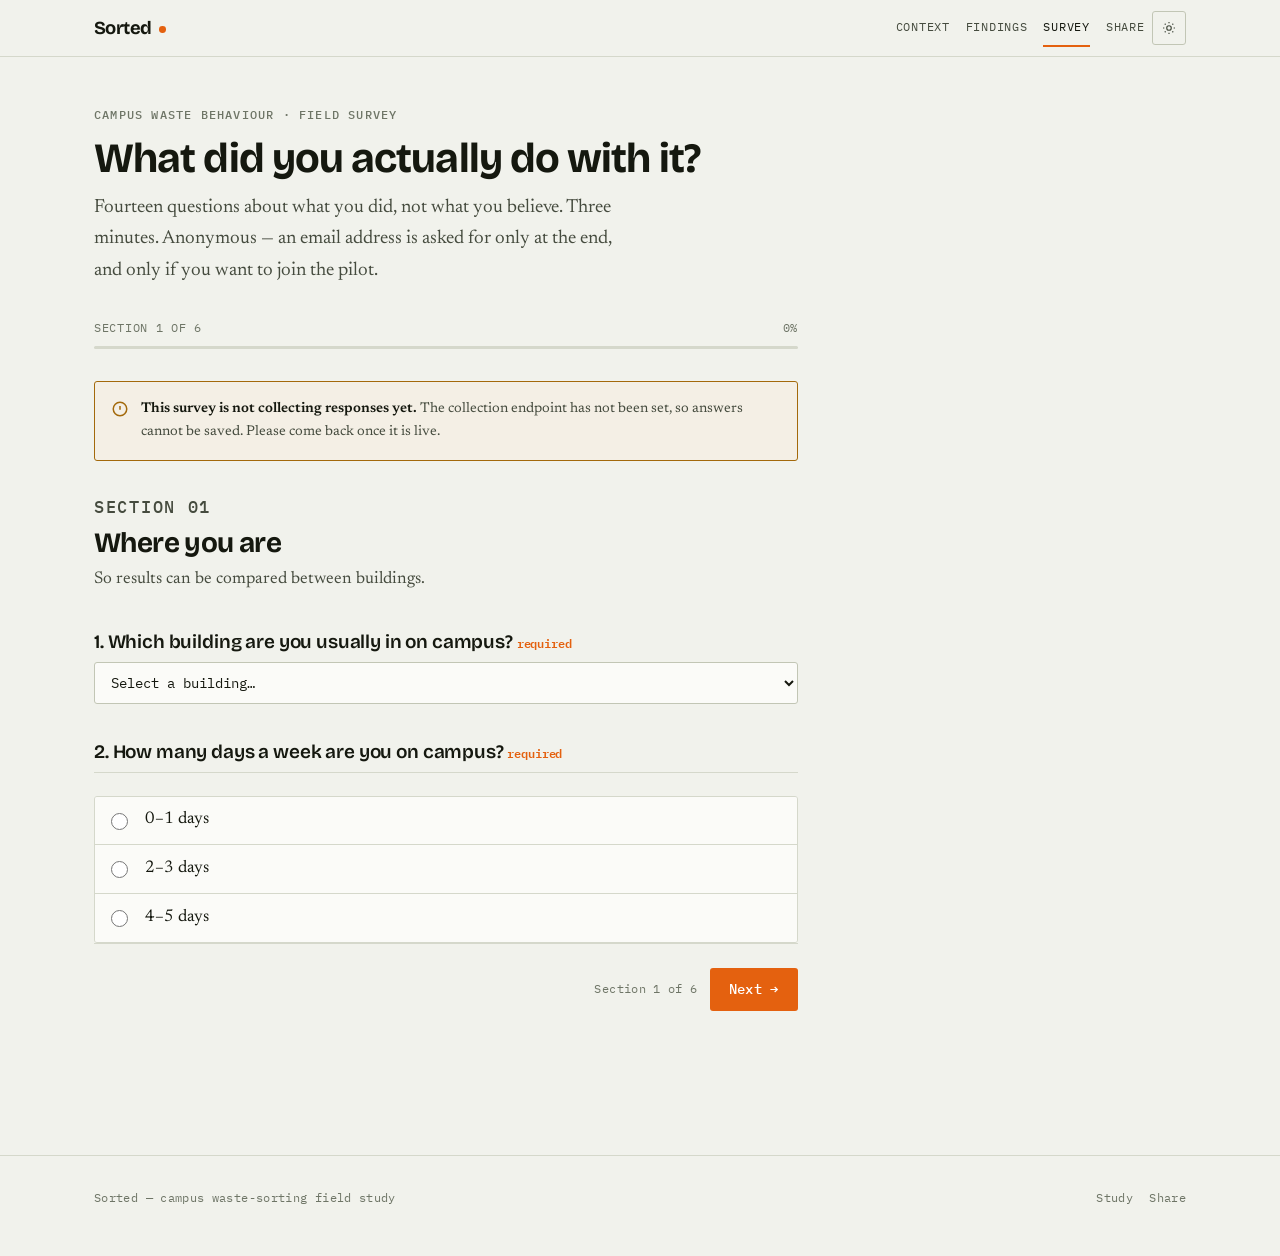
<file: recycling/survey.html>
<!doctype html>
<html lang="en">
<head>
<meta charset="utf-8">
<meta name="viewport" content="width=device-width, initial-scale=1">
<title>Sorted — The Survey</title>
<meta name="description" content="Fourteen questions about what you actually did with your last coffee cup on campus. Anonymous, three minutes, no login.">
<meta name="theme-color" content="#f1f2ec" media="(prefers-color-scheme: light)">
<meta name="theme-color" content="#12140f" media="(prefers-color-scheme: dark)">
<link rel="icon" href="./assets/favicon.svg" type="image/svg+xml">
<meta property="og:title" content="Sorted — The Survey">
<meta property="og:description" content="What did you actually do with your last coffee cup? Three minutes, anonymous.">
<link rel="preconnect" href="https://fonts.googleapis.com">
<link rel="preconnect" href="https://fonts.gstatic.com" crossorigin>
<link rel="stylesheet" href="https://fonts.googleapis.com/css2?family=Bricolage+Grotesque:opsz,wght@12..96,600;12..96,700&family=IBM+Plex+Mono:wght@400;500&family=Newsreader:ital,opsz,wght@0,6..72,400;0,6..72,500;1,6..72,400&display=swap">
<link rel="stylesheet" href="./assets/css/site.css">
</head>
<body>
<a class="skip" href="#main">Skip to content</a>

<header class="masthead">
  <div class="wrap masthead__in">
    <a class="wordmark" href="./index.html">Sorted<span class="wordmark__dot" aria-hidden="true"></span></a>
    <nav class="mainnav" aria-label="Main">
      <div class="mainnav__links">
        <a href="./index.html#context">Context</a>
        <a href="./index.html#findings">Findings</a>
        <a href="./survey.html" aria-current="page">Survey</a>
        <a href="./share.html">Share</a>
      </div>
      <button class="themetoggle" type="button" data-theme-toggle aria-label="Switch colour theme">
        <svg viewBox="0 0 24 24" fill="none" stroke="currentColor" stroke-width="1.8" aria-hidden="true">
          <path d="M12 3v2m0 14v2M5.6 5.6l1.4 1.4m10 10 1.4 1.4M3 12h2m14 0h2M5.6 18.4 7 17m10-10 1.4-1.4"/>
          <circle cx="12" cy="12" r="3.4"/>
        </svg>
      </button>
    </nav>
  </div>
</header>

<main id="main" class="wrap survey">

  <div class="stack-6" style="max-width: 44rem">

    <div class="stack-3">
      <p class="eyebrow">Campus waste behaviour · Field survey</p>
      <h1 style="font-size: var(--t-xl)">What did you actually do with it?</h1>
      <p style="color: var(--ink-2); font-size: var(--t-md); max-width: 52ch">
        Fourteen questions about what you did, not what you believe. Three minutes.
        Anonymous — an email address is asked for only at the end, and only if you want to join the pilot.
      </p>
    </div>

    <div class="progress" data-progress hidden>
      <div class="progress__meta">
        <span data-progress-label>Section 1 of 6</span>
        <span data-progress-pct>0%</span>
      </div>
      <div class="progress__track"><div class="progress__fill" data-progress-fill></div></div>
    </div>

    <div data-endpoint-notice hidden></div>

    <form id="survey" data-survey novalidate>

      <!-- ============ STEP 1 ============ -->
      <section class="step" data-step aria-labelledby="s1h">
        <div class="step__head">
          <p class="eyebrow">Section 01</p>
          <h2 id="s1h">Where you are</h2>
          <p>So results can be compared between buildings.</p>
        </div>

        <fieldset class="q" data-q data-required>
          <legend class="q__label">1. Which building are you usually in on campus? <span class="q__req">required</span></legend>
          <!-- FILL: replace with your campus's real buildings -->
          <select class="text" name="q1_building" data-input>
            <option value="">Select a building…</option>
            <option>Main building</option>
            <option>Library</option>
            <option>Science / lab building</option>
            <option>Sports hall</option>
            <option>Canteen / food court</option>
            <option>Other</option>
          </select>
          <p class="q__error">Pick a building so your answers can be grouped.</p>
        </fieldset>

        <fieldset class="q" data-q data-required>
          <legend class="q__label">2. How many days a week are you on campus? <span class="q__req">required</span></legend>
          <div class="opts">
            <label class="opt"><input type="radio" name="q2_days" value="0-1"><span class="opt__text">0–1 days</span></label>
            <label class="opt"><input type="radio" name="q2_days" value="2-3"><span class="opt__text">2–3 days</span></label>
            <label class="opt"><input type="radio" name="q2_days" value="4-5"><span class="opt__text">4–5 days</span></label>
          </div>
          <p class="q__error">Choose one.</p>
        </fieldset>
      </section>

      <!-- ============ STEP 2 ============ -->
      <section class="step" data-step aria-labelledby="s2h">
        <div class="step__head">
          <p class="eyebrow">Section 02</p>
          <h2 id="s2h">What actually happened</h2>
          <p>Think of the real, most recent occasion — not what you usually intend to do. There is no wrong answer here and nobody sees your individual response.</p>
        </div>

        <fieldset class="q" data-q data-required>
          <legend class="q__label">3. The last drink container you finished on campus — what actually happened to it? <span class="q__req">required</span></legend>
          <div class="opts">
            <label class="opt"><input type="radio" name="q3_drink" value="nearest_bin"><span class="opt__text">Put it in the nearest bin, whichever one that was</span></label>
            <label class="opt"><input type="radio" name="q3_drink" value="found_correct"><span class="opt__text">Looked for the right bin and used it</span></label>
            <label class="opt"><input type="radio" name="q3_drink" value="took_home"><span class="opt__text">Took it home with me</span></label>
            <label class="opt"><input type="radio" name="q3_drink" value="left_it"><span class="opt__text">Left it on a table, desk or windowsill</span></label>
            <label class="opt"><input type="radio" name="q3_drink" value="cant_remember"><span class="opt__text">Can't remember</span></label>
          </div>
          <p class="q__error">Choose the closest one.</p>
        </fieldset>

        <fieldset class="q" data-q data-required>
          <legend class="q__label">4. And the last food packaging — wrapper, container, cup? <span class="q__req">required</span></legend>
          <div class="opts">
            <label class="opt"><input type="radio" name="q4_food" value="nearest_bin"><span class="opt__text">Nearest bin, whichever one that was</span></label>
            <label class="opt"><input type="radio" name="q4_food" value="found_correct"><span class="opt__text">Looked for the right bin and used it</span></label>
            <label class="opt"><input type="radio" name="q4_food" value="took_home"><span class="opt__text">Took it home with me</span></label>
            <label class="opt"><input type="radio" name="q4_food" value="left_it"><span class="opt__text">Left it somewhere on campus</span></label>
            <label class="opt"><input type="radio" name="q4_food" value="na"><span class="opt__text">Haven't eaten on campus recently</span></label>
          </div>
          <p class="q__error">Choose the closest one.</p>
        </fieldset>

        <fieldset class="q" data-q data-required>
          <legend class="q__label">5. In the last 7 days on campus, how many times did you deliberately separate waste? <span class="q__req">required</span></legend>
          <div class="opts">
            <label class="opt"><input type="radio" name="q5_count" value="0"><span class="opt__text">Not once</span></label>
            <label class="opt"><input type="radio" name="q5_count" value="1-2"><span class="opt__text">1–2 times</span></label>
            <label class="opt"><input type="radio" name="q5_count" value="3-5"><span class="opt__text">3–5 times</span></label>
            <label class="opt"><input type="radio" name="q5_count" value="6+"><span class="opt__text">6 or more times</span></label>
          </div>
          <p class="q__error">Choose one.</p>
        </fieldset>
      </section>

      <!-- ============ STEP 3 ============ -->
      <section class="step" data-step aria-labelledby="s3h">
        <div class="step__head">
          <p class="eyebrow">Section 03</p>
          <h2 id="s3h">What got in the way</h2>
          <p>The last time you didn't separate something. Be honest — “didn't think about it” is the most useful answer we can get.</p>
        </div>

        <fieldset class="q" data-q data-required>
          <legend class="q__label">6. What was in the way? <span class="q__hint">Select all that applied</span> <span class="q__req">required</span></legend>
          <div class="opts">
            <label class="opt"><input type="checkbox" name="q6_barriers" value="no_bin_nearby"><span class="opt__text">There was no separated bin nearby</span></label>
            <label class="opt"><input type="checkbox" name="q6_barriers" value="didnt_know"><span class="opt__text">I didn't know which bin it went in</span></label>
            <label class="opt"><input type="checkbox" name="q6_barriers" value="bin_full"><span class="opt__text">The right bin was full</span></label>
            <label class="opt"><input type="checkbox" name="q6_barriers" value="in_a_hurry"><span class="opt__text">I was in a hurry, between classes</span></label>
            <label class="opt"><input type="checkbox" name="q6_barriers" value="felt_pointless"><span class="opt__text">The bins looked mixed together anyway, so it felt pointless</span></label>
            <label class="opt"><input type="checkbox" name="q6_barriers" value="hands_full"><span class="opt__text">My hands were full</span></label>
            <label class="opt"><input type="checkbox" name="q6_barriers" value="didnt_think"><span class="opt__text">I honestly didn't think about it</span></label>
            <label class="opt"><input type="checkbox" name="q6_barriers" value="dont_care"><span class="opt__text">It isn't something I care about</span></label>
          </div>
          <p class="q__error">Select at least one.</p>
        </fieldset>

        <fieldset class="q" data-q data-required>
          <legend class="q__label">7. Of those, which one mattered <em>most</em>? <span class="q__req">required</span></legend>
          <div class="opts">
            <label class="opt"><input type="radio" name="q7_main" value="no_bin_nearby"><span class="opt__text">No separated bin nearby</span></label>
            <label class="opt"><input type="radio" name="q7_main" value="didnt_know"><span class="opt__text">Didn't know which bin</span></label>
            <label class="opt"><input type="radio" name="q7_main" value="bin_full"><span class="opt__text">Bin was full</span></label>
            <label class="opt"><input type="radio" name="q7_main" value="in_a_hurry"><span class="opt__text">In a hurry</span></label>
            <label class="opt"><input type="radio" name="q7_main" value="felt_pointless"><span class="opt__text">Felt pointless</span></label>
            <label class="opt"><input type="radio" name="q7_main" value="hands_full"><span class="opt__text">Hands full</span></label>
            <label class="opt"><input type="radio" name="q7_main" value="didnt_think"><span class="opt__text">Didn't think about it</span></label>
            <label class="opt"><input type="radio" name="q7_main" value="dont_care"><span class="opt__text">Don't care about it</span></label>
          </div>
          <p class="q__error">Choose the single biggest one.</p>
        </fieldset>
      </section>

      <!-- ============ STEP 4 ============ -->
      <section class="step" data-step aria-labelledby="s4h">
        <div class="step__head">
          <p class="eyebrow">Section 04</p>
          <h2 id="s4h">Sorting knowledge</h2>
          <p>Confidence first, then three real items. You'll see the correct answers at the end — please don't look them up now, a wrong answer is genuinely more useful to us than a researched one.</p>
        </div>

        <fieldset class="q" data-q data-required>
          <legend class="q__label">8. How confident are you that you sort waste correctly? <span class="q__req">required</span></legend>
          <div class="scale" role="group" aria-label="Confidence from 1 to 5">
            <label class="scale__item"><input type="radio" name="q8_confidence" value="1"><span>1</span></label>
            <label class="scale__item"><input type="radio" name="q8_confidence" value="2"><span>2</span></label>
            <label class="scale__item"><input type="radio" name="q8_confidence" value="3"><span>3</span></label>
            <label class="scale__item"><input type="radio" name="q8_confidence" value="4"><span>4</span></label>
            <label class="scale__item"><input type="radio" name="q8_confidence" value="5"><span>5</span></label>
          </div>
          <div class="scale__ends"><span>1 — no idea</span><span>5 — always correct</span></div>
          <p class="q__error">Pick a number.</p>
        </fieldset>

        <fieldset class="q" data-q data-required>
          <legend class="q__label">9. A pizza box with grease and cheese stuck to it goes in: <span class="q__req">required</span></legend>
          <div class="opts">
            <label class="opt"><input type="radio" name="q9_pizza" value="paper"><span class="opt__text">Paper &amp; cardboard</span></label>
            <label class="opt"><input type="radio" name="q9_pizza" value="pmd"><span class="opt__text">PMD</span></label>
            <label class="opt"><input type="radio" name="q9_pizza" value="gft"><span class="opt__text">Organic (GFT)</span></label>
            <label class="opt"><input type="radio" name="q9_pizza" value="residual"><span class="opt__text">Residual</span></label>
            <label class="opt"><input type="radio" name="q9_pizza" value="dont_know"><span class="opt__text">Don't know</span></label>
          </div>
          <p class="q__error">Give your best guess, or “don't know”.</p>
        </fieldset>

        <fieldset class="q" data-q data-required>
          <legend class="q__label">10. An empty drink carton (juice or milk pak) goes in: <span class="q__req">required</span></legend>
          <div class="opts">
            <label class="opt"><input type="radio" name="q10_carton" value="paper"><span class="opt__text">Paper &amp; cardboard</span></label>
            <label class="opt"><input type="radio" name="q10_carton" value="pmd"><span class="opt__text">PMD</span></label>
            <label class="opt"><input type="radio" name="q10_carton" value="gft"><span class="opt__text">Organic (GFT)</span></label>
            <label class="opt"><input type="radio" name="q10_carton" value="residual"><span class="opt__text">Residual</span></label>
            <label class="opt"><input type="radio" name="q10_carton" value="dont_know"><span class="opt__text">Don't know</span></label>
          </div>
          <p class="q__error">Give your best guess, or “don't know”.</p>
        </fieldset>

        <fieldset class="q" data-q data-required>
          <legend class="q__label">11. A plastic fork from the canteen goes in: <span class="q__req">required</span></legend>
          <div class="opts">
            <label class="opt"><input type="radio" name="q11_fork" value="paper"><span class="opt__text">Paper &amp; cardboard</span></label>
            <label class="opt"><input type="radio" name="q11_fork" value="pmd"><span class="opt__text">PMD</span></label>
            <label class="opt"><input type="radio" name="q11_fork" value="gft"><span class="opt__text">Organic (GFT)</span></label>
            <label class="opt"><input type="radio" name="q11_fork" value="residual"><span class="opt__text">Residual</span></label>
            <label class="opt"><input type="radio" name="q11_fork" value="dont_know"><span class="opt__text">Don't know</span></label>
          </div>
          <p class="q__error">Give your best guess, or “don't know”.</p>
        </fieldset>
      </section>

      <!-- ============ STEP 5 ============ -->
      <section class="step" data-step aria-labelledby="s5h">
        <div class="step__head">
          <p class="eyebrow">Section 05</p>
          <h2 id="s5h">A real trade-off</h2>
          <p>Not “is this a good idea”, but “which would you actually pick”.</p>
        </div>

        <fieldset class="q" data-q data-required>
          <legend class="q__label">12. You're between classes with an empty plastic bottle. There's a residual-only bin 5&nbsp;m away and the correct PMD bin is 40&nbsp;m in the other direction. Honestly — what do you do? <span class="q__req">required</span></legend>
          <div class="opts">
            <label class="opt"><input type="radio" name="q12_tradeoff" value="nearest"><span class="opt__text">Use the bin 5&nbsp;m away</span></label>
            <label class="opt"><input type="radio" name="q12_tradeoff" value="walk"><span class="opt__text">Walk the 40&nbsp;m to the correct bin</span></label>
            <label class="opt"><input type="radio" name="q12_tradeoff" value="carry"><span class="opt__text">Carry it until I pass a correct bin</span></label>
            <label class="opt"><input type="radio" name="q12_tradeoff" value="depends_hurry"><span class="opt__text">Depends entirely on how late I am</span></label>
          </div>
          <p class="q__error">Choose the honest one.</p>
        </fieldset>

        <fieldset class="q" data-q data-required>
          <legend class="q__label">13. Only one of these can happen. Which would change your behaviour most? <span class="q__req">required</span></legend>
          <div class="opts">
            <label class="opt"><input type="radio" name="q13_change" value="pictures"><span class="opt__text">Pictures on the bin showing exactly what goes in<small>Attacks knowledge</small></span></label>
            <label class="opt"><input type="radio" name="q13_change" value="proximity"><span class="opt__text">A separated bin within 10&nbsp;m of every exit<small>Attacks distance</small></span></label>
            <label class="opt"><input type="radio" name="q13_change" value="feedback"><span class="opt__text">Knowing what actually happens to it afterwards<small>Attacks feedback</small></span></label>
            <label class="opt"><input type="radio" name="q13_change" value="competition"><span class="opt__text">A visible score comparing buildings<small>Attacks social norms</small></span></label>
            <label class="opt"><input type="radio" name="q13_change" value="nothing"><span class="opt__text">Nothing here would change what I do</span></label>
          </div>
          <p class="q__error">Pick one.</p>
        </fieldset>
      </section>

      <!-- ============ STEP 6 ============ -->
      <section class="step" data-step aria-labelledby="s6h">
        <div class="step__head">
          <p class="eyebrow">Section 06</p>
          <h2 id="s6h">One real ask</h2>
          <p>This is the question that actually tells us something. Saying no is a completely fine answer and is recorded as data, not as failure.</p>
        </div>

        <fieldset class="q" data-q data-required>
          <legend class="q__label">14. We're running a two-week bin pilot in one building. Would you take part? <span class="q__req">required</span></legend>
          <div class="opts">
            <label class="opt"><input type="radio" name="q14_pilot" value="yes"><span class="opt__text">Yes — I'll leave my email<small>Two weeks, about one minute a day</small></span></label>
            <label class="opt"><input type="radio" name="q14_pilot" value="maybe"><span class="opt__text">Maybe — tell me more first</span></label>
            <label class="opt"><input type="radio" name="q14_pilot" value="no"><span class="opt__text">No</span></label>
          </div>
          <p class="q__error">Choose one.</p>
        </fieldset>

        <fieldset class="q" data-q>
          <legend class="q__label">Email <span class="q__hint">optional — only if you're joining the pilot</span></legend>
          <input class="text" type="email" name="email" autocomplete="email" placeholder="you@student.example.nl" data-input>
        </fieldset>

        <fieldset class="q" data-q>
          <legend class="q__label">Anything else? <span class="q__hint">optional</span></legend>
          <p class="q__hint" style="margin-bottom: var(--s-2)">What would actually change your behaviour — in your own words?</p>
          <textarea class="text" name="open_text" rows="4" placeholder="One or two sentences is plenty." data-input></textarea>
        </fieldset>

        <details class="privacy">
          <summary>What happens to your answers</summary>
          <p>
            Responses are collected for a student research project and reported only in aggregate —
            no individual answer is published or shared. Nothing identifying is asked for: no name,
            no student number, and no email unless you type one in yourself to join the pilot.
            An email address given here is used only to contact you about the pilot and is deleted
            when the project is graded. The site sets no tracking cookies and no analytics.
            If you want your response removed afterwards, contact the researcher and it will be deleted.
          </p>
        </details>
      </section>

      <div class="navrow">
        <button class="btn btn--ghost" type="button" data-nav="back" hidden>← Back</button>
        <span class="navrow__spacer"></span>
        <span class="q__hint" data-step-count hidden></span>
        <button class="btn btn--signal" type="button" data-nav="next" hidden>Next →</button>
        <button class="btn btn--signal" type="submit" data-nav="submit">Submit answers</button>
      </div>
    </form>

    <!-- Completion state, revealed after submit -->
    <section class="done" data-done hidden aria-live="polite">
      <svg class="done__mark" viewBox="0 0 24 24" fill="none" stroke="currentColor" stroke-width="1.8" aria-hidden="true">
        <circle cx="12" cy="12" r="9.2"/><path d="m7.8 12.4 2.9 2.9 5.6-6.1"/>
      </svg>
      <h2>Recorded — thank you.</h2>
      <p style="color: var(--ink-2); font-size: var(--t-md)">
        That's genuinely useful, including the answers you thought were the wrong ones.
      </p>

      <div data-score></div>

      <div class="stack-3">
        <h3 style="font-size: var(--t-md)">The three answers</h3>
        <dl class="deflist">
          <div><dt>Greasy pizza box</dt><dd><strong>Residual.</strong> Grease and cheese contaminate the paper stream — a soaked box ruins the batch it's mixed into. Clean cardboard lid, dirty base: tear them apart.</dd></div>
          <div><dt>Drink carton</dt><dd><strong>PMD.</strong> Cartons look like paper but are layered with plastic and aluminium, so they're collected with plastic and metal packaging.</dd></div>
          <div><dt>Plastic fork</dt><dd><strong>Residual.</strong> PMD takes plastic <em>packaging</em> only. Cutlery, toys and other plastic objects aren't packaging, so they don't belong there.</dd></div>
        </dl>
      </div>

      <div class="btnrow">
        <a class="btn btn--signal" href="./share.html">Pass it on — get the QR code</a>
        <a class="btn btn--ghost" href="./index.html#findings">See the study</a>
      </div>
    </section>

  </div>
</main>

<footer class="foot">
  <div class="wrap foot__in">
    <p>Sorted — campus waste-sorting field study</p>
    <div class="foot__right">
      <a href="./index.html">Study</a>
      <a href="./share.html">Share</a>
    </div>
  </div>
</footer>

<script src="./assets/js/site.js"></script>
<script src="./assets/js/survey.js"></script>
</body>
</html>
</file>
<file: recycling/assets/css/site.css>
/* ============================================================================
   Sorted — campus waste-sorting field study
   Design tokens → base → layout → components → data → survey → print
   Palette is green-biased throughout: neutrals carry a slight pine cast so
   they read as chosen rather than inherited.
   ========================================================================== */

/* ---------- 1. Tokens : light is the complete set ------------------------- */
:root {
  color-scheme: light;

  /* Ink */
  --ink:        #15180f;
  --ink-2:      #454b3e;
  --ink-3:      #6e7566;
  --ink-invert: #f4f5ee;

  /* Ground & surfaces */
  --ground:     #f1f2ec;
  --surface:    #fbfbf8;
  --surface-2:  #e7e9df;
  --line:       #d5d8cb;
  --line-2:     #c2c6b5;

  /* Accent — deep pine. Structural: rules, links, wordmark. */
  --accent:     #1f5d3b;
  --accent-ink: #17482e;
  --accent-wash:#e3ebe4;

  /* Signal — Dutch PMD-bin orange. The one bold moment. Used for the survey
     call to action and exactly one figure. Never for body text. */
  --signal:     #e4610f;
  --signal-ink: #a8460a;
  --signal-wash:#fbe9dc;

  /* Status — reserved, never reused as chart series */
  --good:       #2e7d32;
  --warn:       #a3690b;
  --crit:       #a33124;

  /* Sequential pine ramp for bar marks, light→dark, monotonic lightness */
  --seq-1: #dbe6dd;
  --seq-2: #b6cdbd;
  --seq-3: #8bb29a;
  --seq-4: #5d9174;
  --seq-5: #3a7554;
  --seq-6: #1f5d3b;

  /* Type */
  --display: "Bricolage Grotesque", "Archivo", "Helvetica Neue", Arial, sans-serif;
  --body:    "Newsreader", "Iowan Old Style", Georgia, "Times New Roman", serif;
  --mono:    "IBM Plex Mono", ui-monospace, "SF Mono", Menlo, Consolas, monospace;

  /* Scale — 1.25 ratio, clamped for viewport */
  --t-xs:   0.75rem;
  --t-sm:   0.875rem;
  --t-base: 1.0625rem;
  --t-md:   1.1875rem;
  --t-lg:   clamp(1.35rem, 1.1rem + 0.9vw, 1.75rem);
  --t-xl:   clamp(1.75rem, 1.3rem + 1.9vw, 2.6rem);
  --t-2xl:  clamp(2.3rem, 1.5rem + 3.4vw, 4rem);
  --t-3xl:  clamp(2.9rem, 1.6rem + 5.2vw, 5.4rem);

  /* Space */
  --s-1: 0.25rem; --s-2: 0.5rem;  --s-3: 0.75rem; --s-4: 1rem;
  --s-5: 1.5rem;  --s-6: 2rem;    --s-7: 3rem;    --s-8: 4.5rem;
  --s-9: 7rem;

  /* Frame */
  --w-page: 1180px;
  --w-prose: 66ch;
  --rail: 4.5rem;
  --radius: 3px;
  --hair: 1px;
}

/* Dark: only tokens are redefined. Guarded so an explicit light choice wins. */
@media (prefers-color-scheme: dark) {
  :root:not([data-theme="light"]) {
    color-scheme: dark;
    --ink:        #edefe6;
    --ink-2:      #b3b9a9;
    --ink-3:      #848b79;
    --ink-invert: #12140f;
    --ground:     #12140f;
    --surface:    #191c15;
    --surface-2:  #22261d;
    --line:       #2d3226;
    --line-2:     #3c4234;
    --accent:     #74c093;
    --accent-ink: #9ad4b1;
    --accent-wash:#1c2a21;
    --signal:     #ff8b3d;
    --signal-ink: #ffa66a;
    --signal-wash:#2b1b10;
    --good:       #74c093;
    --warn:       #d9a94a;
    --crit:       #e0705f;
    --seq-1: #223026;
    --seq-2: #2e4634;
    --seq-3: #3d6047;
    --seq-4: #4f7d5d;
    --seq-5: #639b74;
    --seq-6: #7cba90;
  }
}
:root[data-theme="dark"] {
  color-scheme: dark;
  --ink:        #edefe6;
  --ink-2:      #b3b9a9;
  --ink-3:      #848b79;
  --ink-invert: #12140f;
  --ground:     #12140f;
  --surface:    #191c15;
  --surface-2:  #22261d;
  --line:       #2d3226;
  --line-2:     #3c4234;
  --accent:     #74c093;
  --accent-ink: #9ad4b1;
  --accent-wash:#1c2a21;
  --signal:     #ff8b3d;
  --signal-ink: #ffa66a;
  --signal-wash:#2b1b10;
  --good:       #74c093;
  --warn:       #d9a94a;
  --crit:       #e0705f;
  --seq-1: #223026;
  --seq-2: #2e4634;
  --seq-3: #3d6047;
  --seq-4: #4f7d5d;
  --seq-5: #639b74;
  --seq-6: #7cba90;
}

/* ---------- 2. Base ------------------------------------------------------- */
*, *::before, *::after { box-sizing: border-box; }

html { -webkit-text-size-adjust: 100%; scroll-behavior: smooth; }
@media (prefers-reduced-motion: reduce) {
  html { scroll-behavior: auto; }
  *, *::before, *::after { animation-duration: 0.01ms !important; transition-duration: 0.01ms !important; }
}

body {
  margin: 0;
  background: var(--ground);
  color: var(--ink);
  font-family: var(--body);
  font-size: var(--t-base);
  line-height: 1.65;
  font-synthesis-weight: none;
  -webkit-font-smoothing: antialiased;
}

h1, h2, h3, h4 {
  font-family: var(--display);
  font-weight: 700;
  line-height: 1.04;
  letter-spacing: -0.022em;
  text-wrap: balance;
  margin: 0;
}
h1 { font-size: var(--t-3xl); }
h2 { font-size: var(--t-xl); }
h3 { font-size: var(--t-lg); letter-spacing: -0.014em; }
h4 { font-size: var(--t-md); letter-spacing: -0.01em; }

p { margin: 0; }
strong { font-weight: 600; }

a { color: var(--accent-ink); text-decoration-thickness: 1px; text-underline-offset: 0.18em; }
a:hover { color: var(--ink); }

:where(a, button, input, select, textarea, summary, [tabindex]):focus-visible {
  outline: 2px solid var(--signal);
  outline-offset: 2px;
  border-radius: 2px;
}

img, svg, canvas { max-width: 100%; height: auto; display: block; }

::selection { background: var(--accent); color: var(--ink-invert); }

.skip {
  position: absolute; left: -9999px; top: 0; z-index: 100;
  background: var(--ink); color: var(--ink-invert);
  padding: var(--s-3) var(--s-4);
  font-family: var(--mono); font-size: var(--t-sm);
}
.skip:focus { left: var(--s-4); top: var(--s-4); }

.vh {
  position: absolute; width: 1px; height: 1px; overflow: hidden;
  clip-path: inset(50%); white-space: nowrap;
}

/* ---------- 3. Layout ---------------------------------------------------- */
.wrap {
  width: 100%;
  max-width: var(--w-page);
  margin-inline: auto;
  padding-inline: clamp(1.1rem, 4vw, 2.75rem);
}

.prose { max-width: var(--w-prose); }
.prose > * + * { margin-top: var(--s-4); }
.prose p { font-size: var(--t-md); color: var(--ink-2); }
.prose p.lead {
  font-size: var(--t-lg);
  color: var(--ink);
  line-height: 1.45;
}

/* Numbered section on a mono rail. Numbers encode a real research sequence:
   context → question → method → findings → intervention → validation. */
.section {
  border-top: var(--hair) solid var(--line);
  padding-block: var(--s-8);
  scroll-margin-top: 4.5rem;   /* clear the sticky masthead on anchor jumps */
}
[id] { scroll-margin-top: 4.5rem; }
.section:first-of-type { border-top: 0; }

.section__grid {
  display: grid;
  gap: var(--s-5);
  grid-template-columns: 1fr;
}
@media (min-width: 60rem) {
  .section__grid {
    grid-template-columns: var(--rail) minmax(0, 1fr);
    gap: var(--s-6);
  }
}

.eyebrow {
  font-family: var(--mono);
  font-size: var(--t-xs);
  font-weight: 500;
  letter-spacing: 0.1em;
  text-transform: uppercase;
  color: var(--ink-3);
  margin: 0;
}
.rail { display: flex; flex-direction: column; gap: var(--s-2); }
.rail__num {
  font-family: var(--mono);
  font-size: var(--t-sm);
  font-weight: 500;
  color: var(--signal);
  font-variant-numeric: tabular-nums;
}
.rail__label {
  font-family: var(--mono);
  font-size: var(--t-xs);
  letter-spacing: 0.08em;
  text-transform: uppercase;
  color: var(--ink-3);
}
@media (min-width: 60rem) {
  .rail { position: sticky; top: 5.5rem; align-self: start; }
}

.stack { display: flex; flex-direction: column; }
.stack > * + * { margin-top: var(--s-5); }
.stack-6 > * + * { margin-top: var(--s-6); }
.stack-3 > * + * { margin-top: var(--s-3); }
.stack-5 > * + * { margin-top: var(--s-5); }

/* ---------- 4. Header --------------------------------------------------- */
.masthead {
  position: sticky; top: 0; z-index: 40;
  background: color-mix(in srgb, var(--ground) 88%, transparent);
  backdrop-filter: blur(10px);
  border-bottom: var(--hair) solid var(--line);
}
.masthead__in {
  display: flex; align-items: center; gap: var(--s-4);
  min-height: 3.5rem;
}
.wordmark {
  display: inline-flex; align-items: baseline; gap: 0.45rem;
  font-family: var(--display); font-weight: 700;
  font-size: 1.15rem; letter-spacing: -0.03em;
  color: var(--ink); text-decoration: none;
}
.wordmark__dot {
  width: 0.42rem; height: 0.42rem; border-radius: 50%;
  background: var(--signal); flex: none;
  transform: translateY(-0.06em);
}
.wordmark:hover { color: var(--accent-ink); }

.mainnav { margin-left: auto; display: flex; align-items: center; gap: var(--s-2); }
.mainnav__links { display: none; gap: var(--s-4); }
@media (min-width: 52rem) { .mainnav__links { display: flex; } }
.mainnav a {
  font-family: var(--mono); font-size: var(--t-xs);
  letter-spacing: 0.06em; text-transform: uppercase;
  color: var(--ink-2); text-decoration: none;
  padding-block: var(--s-2);
  border-bottom: 2px solid transparent;
}
.mainnav a:hover { color: var(--ink); border-bottom-color: var(--line-2); }
.mainnav a[aria-current="page"] { color: var(--ink); border-bottom-color: var(--signal); }

.themetoggle {
  display: inline-grid; place-items: center;
  width: 2.1rem; height: 2.1rem;
  background: transparent; color: var(--ink-2);
  border: var(--hair) solid var(--line-2); border-radius: var(--radius);
  cursor: pointer;
}
.themetoggle:hover { color: var(--ink); border-color: var(--ink-3); }
.themetoggle svg { width: 1rem; height: 1rem; }

/* ---------- 5. Buttons -------------------------------------------------- */
.btn {
  display: inline-flex; align-items: center; gap: 0.55rem;
  font-family: var(--mono); font-size: var(--t-sm); font-weight: 500;
  letter-spacing: 0.02em;
  padding: 0.72rem 1.15rem;
  border-radius: var(--radius);
  border: var(--hair) solid transparent;
  text-decoration: none; cursor: pointer;
  transition: background-color 0.14s ease, color 0.14s ease, border-color 0.14s ease;
}
.btn--signal { background: var(--signal); color: #fff; }
.btn--signal:hover { background: var(--signal-ink); color: #fff; }
:root[data-theme="dark"] .btn--signal,
:root:not([data-theme="light"]) .btn--signal { color: #17110b; }
@media (prefers-color-scheme: light) {
  :root:not([data-theme="dark"]) .btn--signal { color: #fff; }
}
.btn--ghost { border-color: var(--line-2); color: var(--ink); background: transparent; }
.btn--ghost:hover { border-color: var(--ink-3); background: var(--surface); color: var(--ink); }
.btn--quiet {
  padding: 0.4rem 0.7rem; border-color: var(--line);
  color: var(--ink-2); background: var(--surface);
  font-size: var(--t-xs);
}
.btn--quiet:hover { color: var(--ink); border-color: var(--ink-3); }
.btn[disabled] { opacity: 0.45; cursor: not-allowed; }
.btnrow { display: flex; flex-wrap: wrap; gap: var(--s-3); align-items: center; }

/* ---------- 6. Hero ----------------------------------------------------- */
.hero { padding-block: var(--s-8) var(--s-7); }
.hero__meta {
  display: flex; flex-wrap: wrap; gap: var(--s-2) var(--s-4);
  padding-bottom: var(--s-5);
}
.hero h1 { margin-block: var(--s-3) 0; max-width: 22ch; }
.hero h1 em {
  font-family: var(--body); font-style: italic; font-weight: 400;
  letter-spacing: -0.01em; color: var(--accent-ink);
}
.hero__deck {
  font-size: var(--t-lg); line-height: 1.45; color: var(--ink-2);
  max-width: 52ch; margin-top: var(--s-5);
}
.hero__cta { margin-top: var(--s-6); }
.hero__note {
  font-family: var(--mono); font-size: var(--t-xs);
  color: var(--ink-3); margin-top: var(--s-3);
}

@media (prefers-reduced-motion: no-preference) {
  .hero h1, .hero__deck, .hero__cta { animation: rise 0.62s cubic-bezier(0.2,0.7,0.2,1) both; }
  .hero__deck { animation-delay: 0.07s; }
  .hero__cta  { animation-delay: 0.13s; }
  /* Resting state is visible: only the transform animates. */
  @keyframes rise { from { transform: translateY(0.5rem); } to { transform: none; } }
}

/* ---------- 7. Figures : stat strip ------------------------------------- */
.statstrip {
  display: grid; gap: var(--hair);
  grid-template-columns: repeat(auto-fit, minmax(min(100%, 11rem), 1fr));
  background: var(--line);
  border: var(--hair) solid var(--line);
  border-radius: var(--radius);
  overflow: hidden;
}
.stat {
  background: var(--surface);
  padding: var(--s-4) var(--s-4) var(--s-5);
  display: flex; flex-direction: column; gap: var(--s-1);
}
.stat__fig {
  font-family: var(--display); font-weight: 700;
  font-size: clamp(1.85rem, 1.3rem + 1.9vw, 2.7rem);
  line-height: 1; letter-spacing: -0.035em;
  font-variant-numeric: tabular-nums;
  color: var(--ink);
}
.stat--lead .stat__fig { color: var(--signal); }
.stat__unit {
  font-family: var(--mono); font-size: var(--t-xs);
  letter-spacing: 0.04em; color: var(--ink-3);
}
.stat__label {
  font-size: var(--t-sm); color: var(--ink-2); line-height: 1.4;
  margin-top: var(--s-2);
}

/* ---------- 8. Data band + chart --------------------------------------- */
.band {
  background: var(--surface-2);
  border-block: var(--hair) solid var(--line);
}
.figure { display: flex; flex-direction: column; gap: var(--s-4); }
.figure__head { display: flex; flex-wrap: wrap; gap: var(--s-3); align-items: baseline; }
.figure__title { font-family: var(--display); font-weight: 600; font-size: var(--t-md); letter-spacing: -0.01em; }
.figure__tools { margin-left: auto; display: flex; gap: var(--s-2); }
.figure__note {
  font-family: var(--mono); font-size: var(--t-xs); line-height: 1.55;
  color: var(--ink-3); max-width: 62ch;
}
.figure__note a { color: var(--ink-2); }

.barchart { display: flex; flex-direction: column; gap: 0.55rem; }
.bar {
  display: grid;
  grid-template-columns: minmax(6.5rem, 11rem) minmax(0, 1fr);
  gap: var(--s-3);
  align-items: center;
}
.bar__name { font-size: var(--t-sm); color: var(--ink-2); line-height: 1.3; }
/* The value sits in a reserved right-hand gutter rather than after the bar:
   percentage widths then resolve against the same padded content box for every
   row, so proportions stay true and the longest bar's label is never clipped. */
.bar__track { position: relative; display: block; padding-right: 5rem; min-width: 0; }
.bar__fill {
  display: block;
  height: 1.45rem;
  background: var(--seq-4);
  border-radius: 0 4px 4px 0;
  min-width: 2px;
  transition: filter 0.14s ease;
}
.bar--lead .bar__fill { background: var(--signal); }
.bar__val {
  position: absolute; right: 0; top: 50%; transform: translateY(-50%);
  width: 4.6rem; text-align: right;
  font-family: var(--mono); font-size: var(--t-sm); font-weight: 500;
  font-variant-numeric: tabular-nums; color: var(--ink);
  white-space: nowrap;
}
.bar:hover .bar__fill { filter: brightness(1.06); }
.barchart__axis {
  display: flex; justify-content: space-between;
  font-family: var(--mono); font-size: var(--t-xs); color: var(--ink-3);
  border-top: var(--hair) solid var(--line-2);
  padding-top: var(--s-2);
  padding-right: 5rem;            /* share the value gutter, so ticks align to the bars */
  margin-left: calc(min(11rem, 40%) + var(--s-3));
  font-variant-numeric: tabular-nums;
}

/* Table view — the required relief for any low-contrast mark, and the
   accessible equivalent of every chart on the page. */
.tablewrap { overflow-x: auto; border: var(--hair) solid var(--line); border-radius: var(--radius); }
table.data {
  border-collapse: collapse; width: 100%;
  background: var(--surface);
  font-size: var(--t-sm);
}
table.data caption {
  text-align: left; padding: var(--s-3) var(--s-4);
  font-family: var(--mono); font-size: var(--t-xs);
  letter-spacing: 0.06em; text-transform: uppercase; color: var(--ink-3);
  border-bottom: var(--hair) solid var(--line);
}
table.data th, table.data td {
  padding: 0.6rem var(--s-4); text-align: left;
  border-bottom: var(--hair) solid var(--line);
}
table.data th {
  font-family: var(--mono); font-size: var(--t-xs); font-weight: 500;
  letter-spacing: 0.06em; text-transform: uppercase; color: var(--ink-3);
}
table.data td.num { text-align: right; font-family: var(--mono); font-variant-numeric: tabular-nums; }
table.data tr:last-child td { border-bottom: 0; }
[hidden] { display: none !important; }

/* ---------- 9. Callout, pending state, notes ---------------------------- */
.callout {
  border-left: 3px solid var(--signal);
  background: var(--signal-wash);
  padding: var(--s-4) var(--s-5);
  border-radius: 0 var(--radius) var(--radius) 0;
}
.callout__kicker {
  font-family: var(--mono); font-size: var(--t-xs);
  letter-spacing: 0.08em; text-transform: uppercase;
  color: var(--signal-ink); margin-bottom: var(--s-2);
}
.callout p { font-size: var(--t-md); color: var(--ink); }

.pending {
  border: var(--hair) dashed var(--line-2);
  border-radius: var(--radius);
  padding: var(--s-5);
  background: var(--surface);
  display: flex; flex-direction: column; gap: var(--s-2);
}
.pending__tag {
  align-self: flex-start;
  font-family: var(--mono); font-size: var(--t-xs); font-weight: 500;
  letter-spacing: 0.08em; text-transform: uppercase;
  color: var(--warn);
  border: var(--hair) solid currentColor;
  border-radius: 2px; padding: 0.15rem 0.45rem;
}
.pending h4 { color: var(--ink); }
.pending p { font-size: var(--t-sm); color: var(--ink-3); }

.deflist { display: grid; gap: 0; margin: 0; }
.deflist > div {
  display: grid; gap: var(--s-1) var(--s-4);
  grid-template-columns: 1fr;
  padding-block: var(--s-3);
  border-top: var(--hair) solid var(--line);
}
@media (min-width: 44rem) { .deflist > div { grid-template-columns: 10rem minmax(0, 1fr); } }
.deflist dt {
  font-family: var(--mono); font-size: var(--t-xs);
  letter-spacing: 0.06em; text-transform: uppercase; color: var(--ink-3);
}
.deflist dd { margin: 0; color: var(--ink-2); }

ol.steps { list-style: none; margin: 0; padding: 0; counter-reset: step; }
ol.steps > li {
  counter-increment: step;
  display: grid; gap: var(--s-1) var(--s-4);
  grid-template-columns: 1.9rem minmax(0, 1fr);
  padding-block: var(--s-4);
  border-top: var(--hair) solid var(--line);
}
ol.steps > li::before {
  content: counter(step, decimal-leading-zero);
  font-family: var(--mono); font-size: var(--t-xs); font-weight: 500;
  color: var(--accent); padding-top: 0.28em;
  font-variant-numeric: tabular-nums;
}
ol.steps h4 { margin-bottom: var(--s-1); }
ol.steps p { font-size: var(--t-sm); color: var(--ink-2); }

ul.ticks { list-style: none; margin: 0; padding: 0; display: grid; gap: var(--s-3); }
/* Marker is positioned, not a grid track: the list items hold mixed inline
   content (a <strong> lead-in plus text), and each element would otherwise
   become its own grid item and fall into the narrow marker column. */
ul.ticks li {
  position: relative;
  padding-left: 1.6rem;
  color: var(--ink-2);
  line-height: 1.6;
}
ul.ticks li::before {
  content: ""; position: absolute; left: 0; top: 0.62em;
  width: 0.6rem; height: 0.6rem;
  background: var(--accent); border-radius: 1px;
}

.sources { display: grid; gap: var(--s-3); margin: 0; padding: 0; list-style: none; }
.sources li {
  font-size: var(--t-sm); color: var(--ink-2);
  padding-left: var(--s-5); text-indent: calc(-1 * var(--s-5));
  line-height: 1.55;
}

/* ---------- 10. CTA + footer ------------------------------------------- */
.ctaband {
  background: var(--ink); color: var(--ink-invert);
  border-radius: var(--radius);
  padding: clamp(1.5rem, 4vw, 3rem);
  display: grid; gap: var(--s-5);
}
@media (min-width: 54rem) {
  .ctaband { grid-template-columns: minmax(0,1.2fr) auto; align-items: center; }
}
.ctaband h2 { color: var(--ink-invert); max-width: 26ch; }
.ctaband p { color: color-mix(in srgb, var(--ink-invert) 72%, transparent); margin-top: var(--s-3); max-width: 46ch; }

footer.foot {
  border-top: var(--hair) solid var(--line);
  padding-block: var(--s-6) var(--s-7);
  margin-top: var(--s-8);
}
.foot__in { display: flex; flex-wrap: wrap; gap: var(--s-4); align-items: baseline; }
.foot p, .foot a {
  font-family: var(--mono); font-size: var(--t-xs); color: var(--ink-3);
  letter-spacing: 0.03em;
}
.foot a { text-decoration: none; }
.foot a:hover { color: var(--ink); }
.foot__right { margin-left: auto; display: flex; gap: var(--s-4); }

/* ---------- 11. Survey instrument -------------------------------------- */
.survey { padding-block: var(--s-7) var(--s-8); }

.progress { display: flex; flex-direction: column; gap: var(--s-2); margin-bottom: var(--s-6); }
.progress__meta {
  display: flex; justify-content: space-between; align-items: baseline;
  font-family: var(--mono); font-size: var(--t-xs); color: var(--ink-3);
  letter-spacing: 0.06em; text-transform: uppercase;
}
.progress__track { height: 3px; background: var(--line); border-radius: 2px; overflow: hidden; }
.progress__fill {
  height: 100%; width: 0%; background: var(--signal);
  border-radius: 2px; transition: width 0.28s cubic-bezier(0.2,0.7,0.2,1);
}

.step { display: flex; flex-direction: column; gap: var(--s-6); }
.step__head { display: flex; flex-direction: column; gap: var(--s-2); max-width: 54ch; }
.step__head h2 { font-size: var(--t-lg); }
.step__head p { color: var(--ink-2); font-size: var(--t-base); }

fieldset.q {
  border: 0; margin: 0; padding: 0;
  display: flex; flex-direction: column; gap: var(--s-3);
}
/* Divider drawn as a pseudo-element: a real border-top on a fieldset is
   interrupted by its <legend>, leaving a rule that starts mid-heading. */
fieldset.q + fieldset.q { position: relative; padding-top: var(--s-5); }
fieldset.q + fieldset.q::before {
  content: ""; position: absolute; inset: 0 0 auto 0;
  border-top: var(--hair) solid var(--line);
}
legend.q__label {
  padding: 0; margin-bottom: var(--s-1);
  font-family: var(--display); font-weight: 600;
  font-size: var(--t-md); letter-spacing: -0.008em;
  color: var(--ink); max-width: 56ch;
}
.q__hint { font-family: var(--mono); font-size: var(--t-xs); color: var(--ink-3); letter-spacing: 0.03em; }
.q__req { color: var(--signal); font-family: var(--mono); font-size: var(--t-xs); }

.opts { display: grid; gap: 0; border: var(--hair) solid var(--line); border-radius: var(--radius); overflow: hidden; }
.opt {
  display: grid; grid-template-columns: 1.35rem minmax(0,1fr);
  gap: var(--s-3); align-items: start;
  padding: 0.72rem var(--s-4);
  background: var(--surface);
  cursor: pointer;
  border-top: var(--hair) solid var(--line);
  transition: background-color 0.12s ease;
}
.opt:first-child { border-top: 0; }
.opt:hover { background: var(--accent-wash); }
.opt input { margin: 0.28rem 0 0; accent-color: var(--accent); width: 1.05rem; height: 1.05rem; }
.opt__text { font-size: var(--t-base); color: var(--ink); line-height: 1.45; }
.opt__text small { display: block; font-family: var(--mono); font-size: var(--t-xs); color: var(--ink-3); margin-top: 0.15rem; }
.opt:has(input:checked) { background: var(--accent-wash); }
.opt:has(input:focus-visible) { outline: 2px solid var(--signal); outline-offset: -2px; }

/* Scale question: 1–5 radios in a row */
.scale { display: flex; flex-wrap: wrap; gap: var(--s-2); align-items: stretch; }
.scale__item {
  flex: 1 1 3.2rem; min-width: 3.2rem;
  display: flex; flex-direction: column; align-items: center; gap: 0.3rem;
  padding: var(--s-3) var(--s-2);
  border: var(--hair) solid var(--line); border-radius: var(--radius);
  background: var(--surface); cursor: pointer;
  font-family: var(--mono); font-size: var(--t-sm);
  font-variant-numeric: tabular-nums;
}
.scale__item:hover { border-color: var(--ink-3); }
.scale__item:has(input:checked) { border-color: var(--accent); background: var(--accent-wash); color: var(--accent-ink); }
.scale__item:has(input:focus-visible) { outline: 2px solid var(--signal); outline-offset: 2px; }
.scale__item input { position: absolute; opacity: 0; pointer-events: none; }
.scale__ends {
  display: flex; justify-content: space-between;
  font-family: var(--mono); font-size: var(--t-xs); color: var(--ink-3);
}

input.text, textarea.text, select.text {
  width: 100%; font-family: var(--body); font-size: var(--t-base);
  color: var(--ink); background: var(--surface);
  border: var(--hair) solid var(--line-2); border-radius: var(--radius);
  padding: 0.65rem var(--s-3);
}
select.text { font-family: var(--mono); font-size: var(--t-sm); }
textarea.text { min-height: 6.5rem; resize: vertical; line-height: 1.55; }
input.text:hover, textarea.text:hover, select.text:hover { border-color: var(--ink-3); }

.q--invalid legend.q__label { color: var(--crit); }
.q--invalid .opts { border-color: var(--crit); }
.q__error {
  display: none;
  font-family: var(--mono); font-size: var(--t-xs); color: var(--crit);
}
.q--invalid .q__error { display: block; }

.navrow {
  display: flex; flex-wrap: wrap; gap: var(--s-3); align-items: center;
  border-top: var(--hair) solid var(--line); padding-top: var(--s-5);
}
.navrow__spacer { margin-left: auto; }

.privacy {
  border: var(--hair) solid var(--line); border-radius: var(--radius);
  background: var(--surface); padding: var(--s-4);
}
.privacy summary {
  cursor: pointer; font-family: var(--mono); font-size: var(--t-xs);
  letter-spacing: 0.06em; text-transform: uppercase; color: var(--ink-2);
}
.privacy p { font-size: var(--t-sm); color: var(--ink-3); margin-top: var(--s-3); }

.notice {
  display: flex; gap: var(--s-3); align-items: flex-start;
  border: var(--hair) solid var(--warn); border-radius: var(--radius);
  background: color-mix(in srgb, var(--warn) 8%, var(--surface));
  padding: var(--s-4);
}
.notice__icon { color: var(--warn); flex: none; margin-top: 0.15rem; }
.notice p { font-size: var(--t-sm); color: var(--ink-2); }
.notice strong { color: var(--ink); }

.done { display: flex; flex-direction: column; gap: var(--s-5); max-width: 56ch; }
.done__mark { width: 2.6rem; height: 2.6rem; color: var(--good); }

/* ---------- 12. Share / QR --------------------------------------------- */
.sharegrid { display: grid; gap: var(--s-6); align-items: start; }
@media (min-width: 56rem) { .sharegrid { grid-template-columns: auto minmax(0,1fr); gap: var(--s-8); } }

.qrcard {
  background: #fff;
  border: var(--hair) solid var(--line-2);
  border-radius: var(--radius);
  padding: var(--s-5);
  display: flex; flex-direction: column; align-items: center; gap: var(--s-4);
  width: fit-content;
}
.qrcard__canvas { width: 220px; height: 220px; display: grid; place-items: center; }
.qrcard__canvas canvas, .qrcard__canvas img { width: 100%; height: 100%; image-rendering: pixelated; }
.qrcard__fallback {
  font-family: var(--mono); font-size: var(--t-xs); color: #444;
  text-align: center; word-break: break-all; line-height: 1.5;
}
.qrcard__caption {
  font-family: var(--mono); font-size: var(--t-xs); letter-spacing: 0.06em;
  text-transform: uppercase; color: #555; text-align: center;
}

.linkrow {
  display: flex; flex-wrap: wrap; gap: var(--s-2); align-items: center;
  border: var(--hair) solid var(--line); border-radius: var(--radius);
  background: var(--surface); padding: var(--s-2) var(--s-2) var(--s-2) var(--s-4);
}
.linkrow code {
  font-family: var(--mono); font-size: var(--t-sm); color: var(--ink);
  word-break: break-all; flex: 1 1 12rem;
}

/* Printable A5 poster */
.poster {
  border: var(--hair) solid var(--line); border-radius: var(--radius);
  background: var(--surface); padding: var(--s-6);
  display: flex; flex-direction: column; gap: var(--s-4); align-items: center;
  text-align: center;
}
.poster h2 { font-size: var(--t-xl); max-width: 20ch; }
.poster p { color: var(--ink-2); max-width: 34ch; }

@media print {
  :root { --ground: #fff; --surface: #fff; --ink: #000; --ink-2: #222; --ink-3: #444; --line: #bbb; }
  .masthead, .mainnav, .themetoggle, .foot, .no-print { display: none !important; }
  body { background: #fff; color: #000; font-size: 11pt; }
  .poster { border: 2px solid #000; page-break-inside: avoid; padding: 18mm 14mm; }
  .qrcard { border: 0; padding: 0; }
  .section { padding-block: 8mm; }
  a { text-decoration: none; color: #000; }
}

/* ---------- 13. Pre-registered prediction blocks ------------------------ */
.pred {
  border: var(--hair) solid var(--line);
  border-left: 3px solid var(--accent);
  border-radius: 0 var(--radius) var(--radius) 0;
  background: var(--surface);
  padding: var(--s-5);
  display: flex; flex-direction: column; gap: var(--s-3);
}
.pred__head { display: flex; flex-direction: column; gap: var(--s-2); }
.pred__tag {
  align-self: flex-start;
  font-family: var(--mono); font-size: var(--t-xs); font-weight: 500;
  letter-spacing: 0.08em; text-transform: uppercase; color: var(--accent-ink);
}
.pred > p { color: var(--ink-2); max-width: 66ch; }
.pred .deflist > div:first-child { border-top: var(--hair) solid var(--line); }
.pred__result { margin-top: var(--s-2); }
.pred__empty {
  font-family: var(--mono); font-size: var(--t-xs); color: var(--ink-3);
  border-top: var(--hair) dashed var(--line-2); padding-top: var(--s-3);
}
.pred__outcome {
  display: flex; flex-wrap: wrap; gap: var(--s-2); align-items: baseline;
  border-top: var(--hair) solid var(--line-2); padding-top: var(--s-3);
}
.pred__verdict {
  font-family: var(--mono); font-size: var(--t-xs); font-weight: 500;
  letter-spacing: 0.08em; text-transform: uppercase;
  border: var(--hair) solid currentColor; border-radius: 2px;
  padding: 0.15rem 0.45rem;
}
.pred__verdict--held { color: var(--good); }
.pred__verdict--failed { color: var(--crit); }
.pred__figures { font-size: var(--t-sm); color: var(--ink-2); }
.pred__figures strong { color: var(--ink); font-family: var(--mono); font-variant-numeric: tabular-nums; }
</file>
